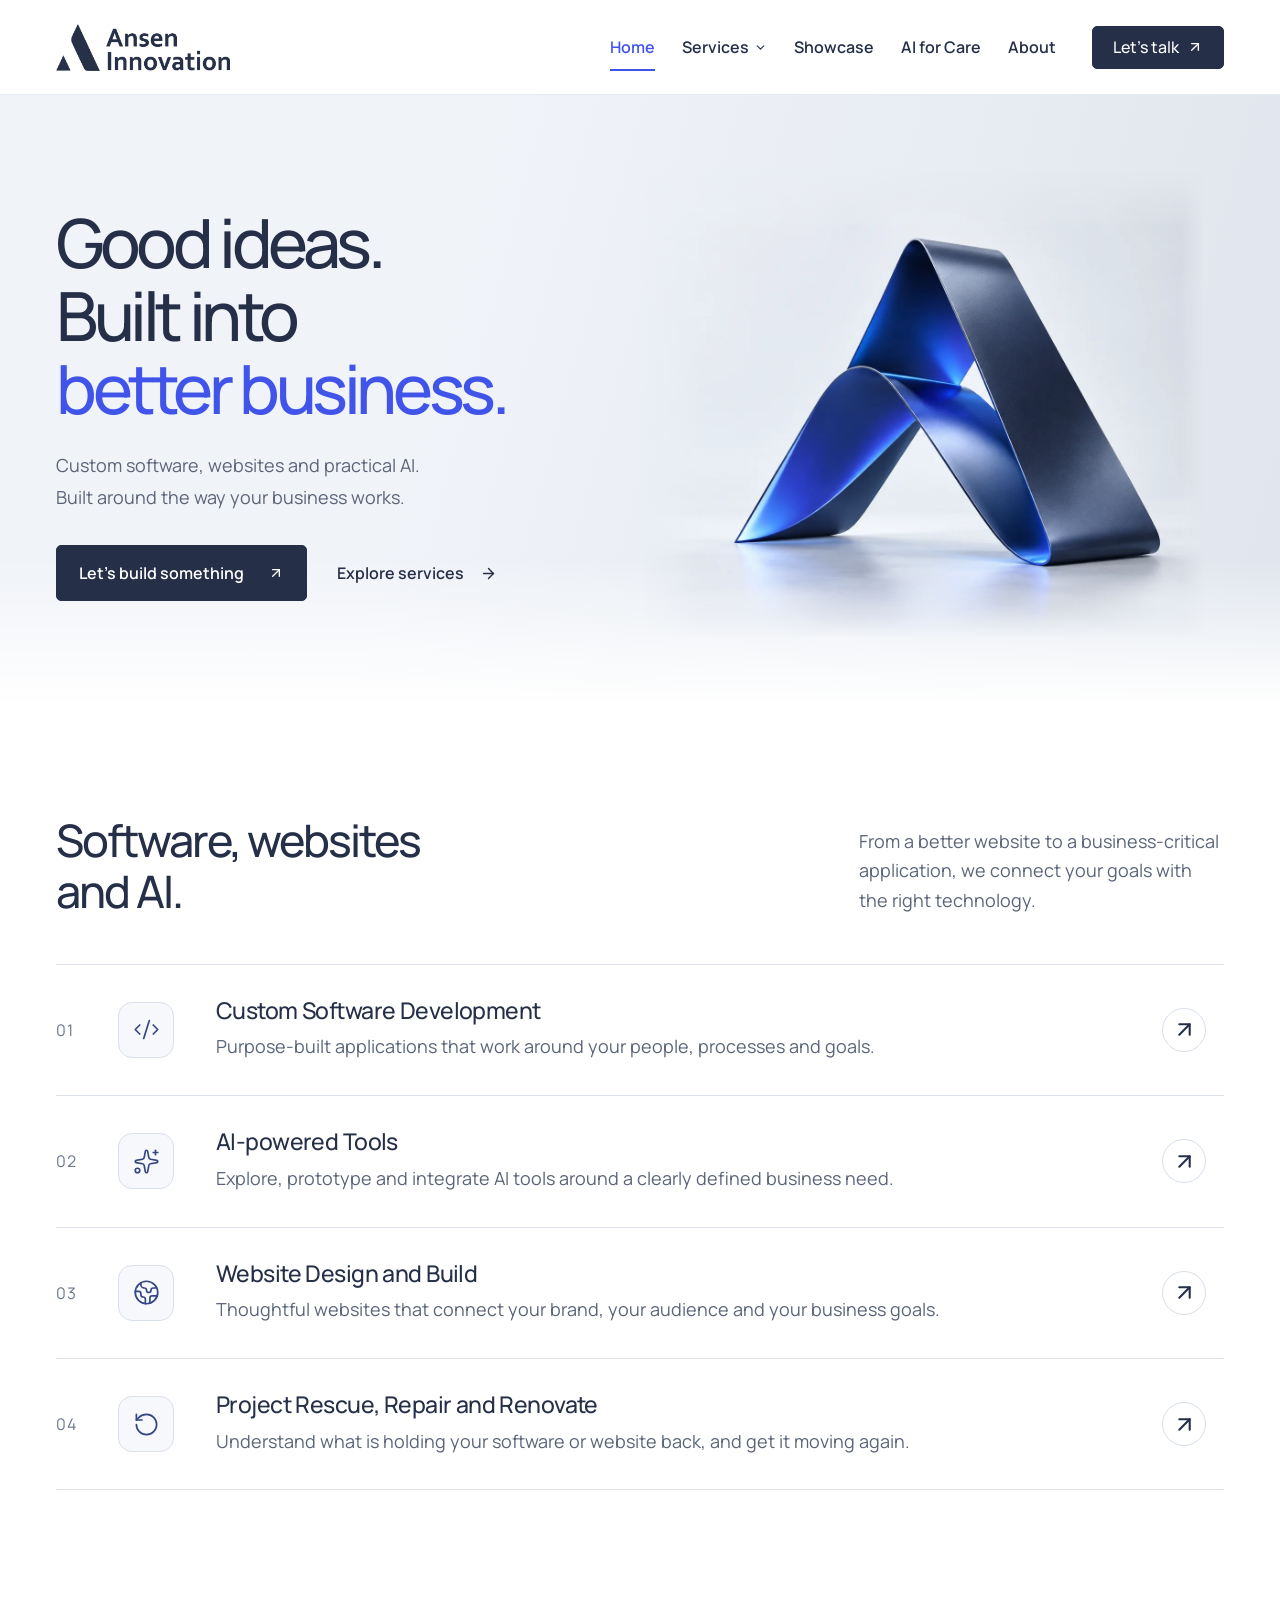
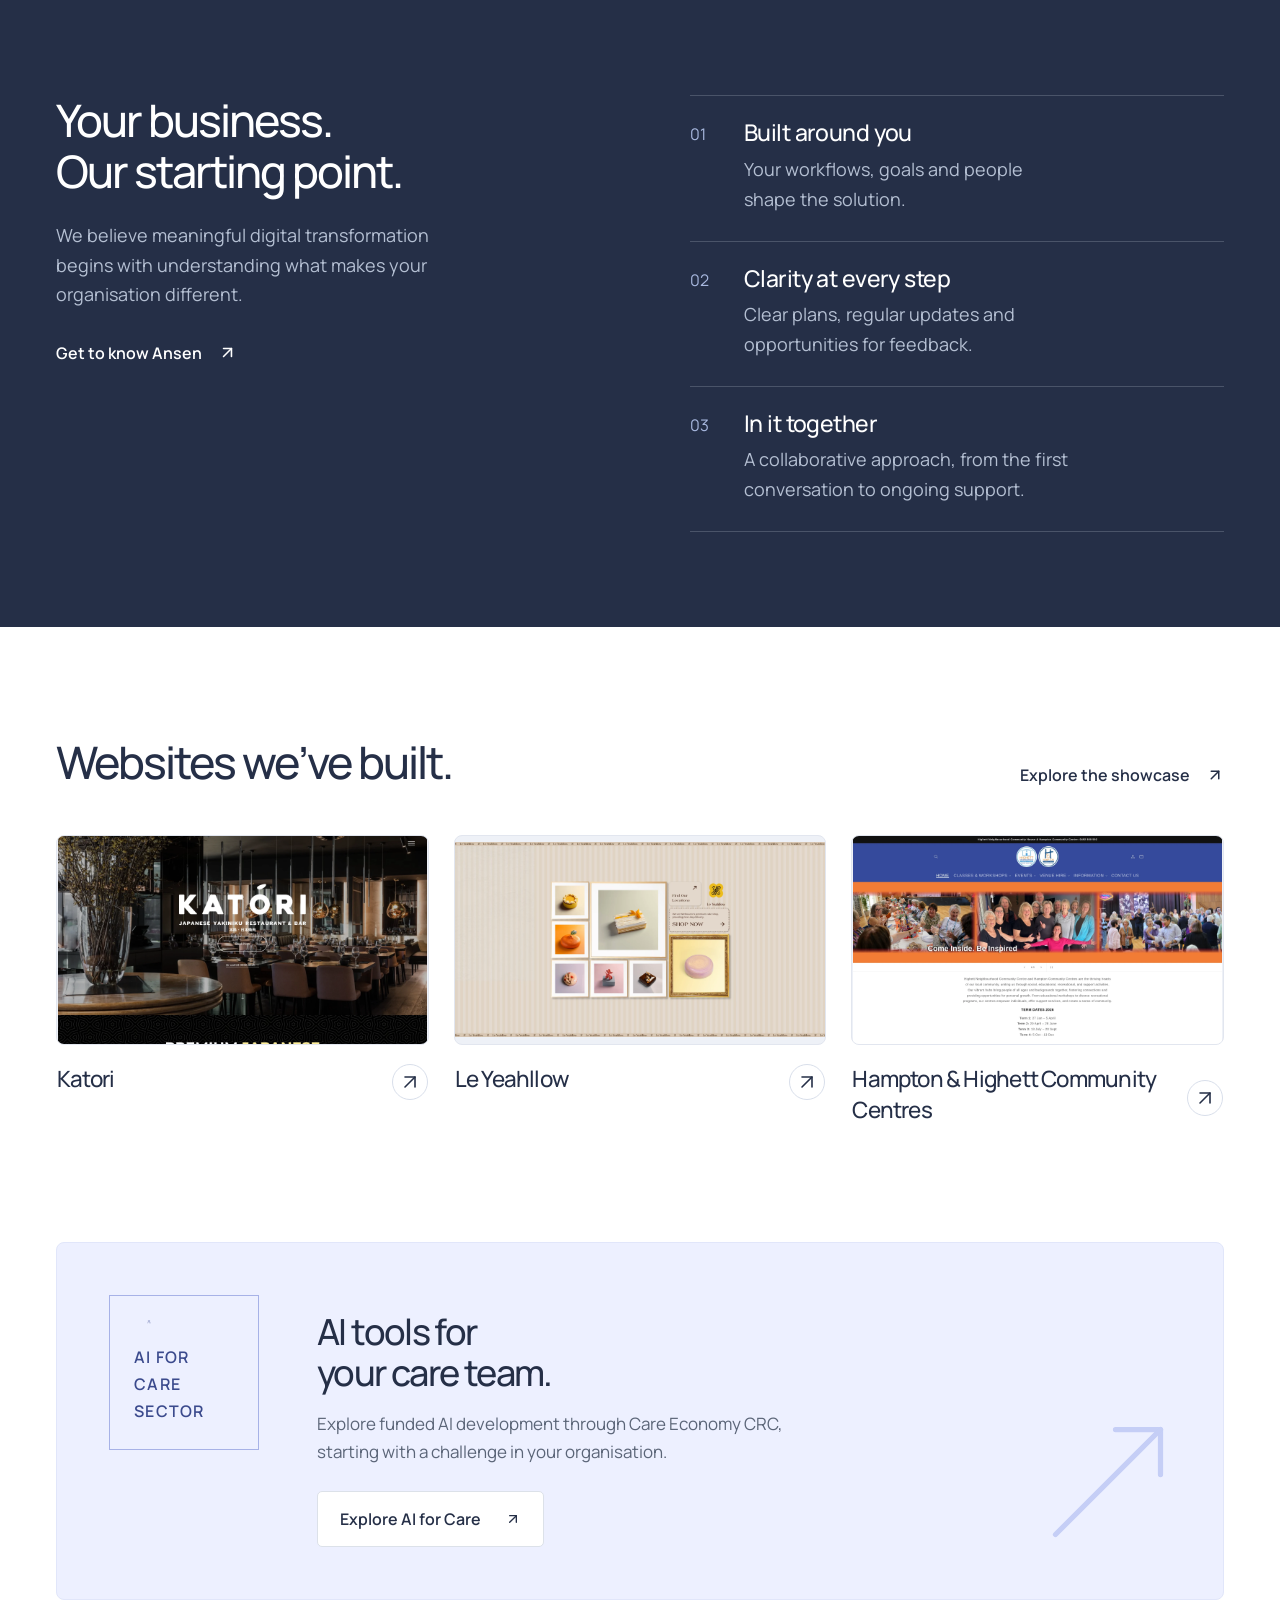
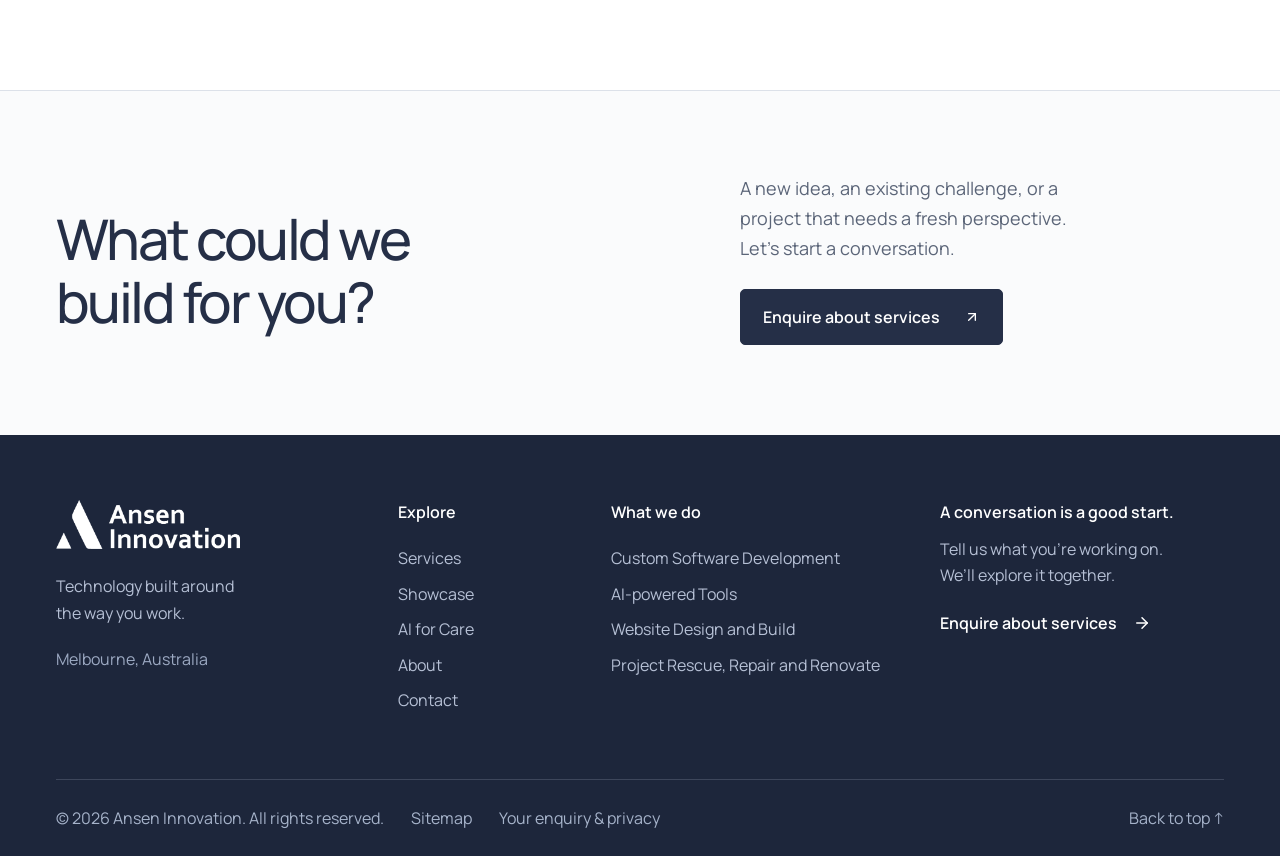
<file: index.html>
<!DOCTYPE html>
<html lang="en-AU"><head>
<meta charset="utf-8">
<meta name="viewport" content="width=device-width, initial-scale=1">
<title>Software, AI &amp; Website Development Melbourne | Ansen Innovation</title>
<meta name="description" content="Ansen Innovation builds custom software, websites and practical AI tools in Melbourne, helping businesses and care organisations improve the way they work.">
<meta name="robots" content="index, follow, max-image-preview:large">
<link rel="canonical" href="https://anseninnov.com/">
<meta property="og:title" content="Software, AI &amp; Website Development Melbourne | Ansen Innovation">
<meta property="og:description" content="Ansen Innovation builds custom software, websites and practical AI tools in Melbourne, helping businesses and care organisations improve the way they work.">
<meta property="og:url" content="https://anseninnov.com/">
<meta property="og:site_name" content="Ansen Innovation">
<meta property="og:type" content="website">
<meta property="og:locale" content="en_AU">
<meta property="og:image" content="https://anseninnov.com/images/ansen-logo.png">
<meta property="og:image:type" content="image/png">
<meta property="og:image:width" content="608">
<meta property="og:image:height" content="163">
<meta property="og:image:alt" content="Ansen Innovation logo">
<meta name="twitter:card" content="summary">
<meta name="twitter:title" content="Software, AI &amp; Website Development Melbourne | Ansen Innovation">
<meta name="twitter:description" content="Ansen Innovation builds custom software, websites and practical AI tools in Melbourne, helping businesses and care organisations improve the way they work.">
<meta name="twitter:image" content="https://anseninnov.com/images/ansen-logo.png">
<meta name="twitter:image:alt" content="Ansen Innovation logo">
<link rel="icon" type="image/png" href="./favicon.png">
<link rel="stylesheet" href="./assets/site.css">
<script type="application/ld+json">{"@context":"https://schema.org","@graph":[{"@type":"Organization","@id":"https://anseninnov.com/#organisation","name":"Ansen Innovation","url":"https://anseninnov.com/","logo":{"@type":"ImageObject","url":"https://anseninnov.com/images/ansen-logo.png","width":608,"height":163}},{"@type":"WebSite","@id":"https://anseninnov.com/#website","name":"Ansen Innovation","url":"https://anseninnov.com/","publisher":{"@id":"https://anseninnov.com/#organisation"},"inLanguage":"en-AU"},{"@type":"WebPage","@id":"https://anseninnov.com/#webpage","url":"https://anseninnov.com/","name":"Software, AI & Website Development Melbourne | Ansen Innovation","description":"Ansen Innovation builds custom software, websites and practical AI tools in Melbourne, helping businesses and care organisations improve the way they work.","inLanguage":"en-AU","isPartOf":{"@id":"https://anseninnov.com/#website"},"about":{"@id":"https://anseninnov.com/#organisation"},"dateModified":"2026-09-23"}]}</script>
</head><body><a class="skip-link" href="#main">Skip to content</a><header class="site-header"><div class="header-inner"><a href="./" class="brand" aria-label="Ansen Innovation home"><img src="./images/ansen-logo.png" width="608" height="163" alt="Ansen Innovation"></a><button class="menu-toggle" aria-label="Open navigation" aria-expanded="false" aria-controls="main-navigation"><svg xmlns="http://www.w3.org/2000/svg" width="24" height="24" viewbox="0 0 24 24" fill="none" stroke="currentColor" stroke-width="2" stroke-linecap="round" stroke-linejoin="round" class="lucide lucide-menu" aria-hidden="true"><path d="M4 5h16"></path><path d="M4 12h16"></path><path d="M4 19h16"></path></svg></button><nav id="main-navigation" aria-label="Main navigation" class="navigation"><div class="nav-group"><a class="nav-link active" href="./" aria-current="page">Home</a></div><div class="nav-group has-submenu"><a class="nav-link" href="./services.html">Services<svg xmlns="http://www.w3.org/2000/svg" width="13" height="13" viewbox="0 0 24 24" fill="none" stroke="currentColor" stroke-width="2" stroke-linecap="round" stroke-linejoin="round" class="lucide lucide-chevron-down" aria-hidden="true"><path d="m6 9 6 6 6-6"></path></svg></a><div class="submenu"><a href="./custom-software-development.html">Custom Software Development<svg xmlns="http://www.w3.org/2000/svg" width="15" height="15" viewbox="0 0 24 24" fill="none" stroke="currentColor" stroke-width="2" stroke-linecap="round" stroke-linejoin="round" class="lucide lucide-arrow-up-right" aria-hidden="true"><path d="M7 7h10v10"></path><path d="M7 17 17 7"></path></svg></a><a href="./ai-powered-tools.html">AI-powered Tools<svg xmlns="http://www.w3.org/2000/svg" width="15" height="15" viewbox="0 0 24 24" fill="none" stroke="currentColor" stroke-width="2" stroke-linecap="round" stroke-linejoin="round" class="lucide lucide-arrow-up-right" aria-hidden="true"><path d="M7 7h10v10"></path><path d="M7 17 17 7"></path></svg></a><a href="./website-design-and-build.html">Website Design and Build<svg xmlns="http://www.w3.org/2000/svg" width="15" height="15" viewbox="0 0 24 24" fill="none" stroke="currentColor" stroke-width="2" stroke-linecap="round" stroke-linejoin="round" class="lucide lucide-arrow-up-right" aria-hidden="true"><path d="M7 7h10v10"></path><path d="M7 17 17 7"></path></svg></a><a href="./project-rescue-repair-and-renovate.html">Project Rescue, Repair and Renovate<svg xmlns="http://www.w3.org/2000/svg" width="15" height="15" viewbox="0 0 24 24" fill="none" stroke="currentColor" stroke-width="2" stroke-linecap="round" stroke-linejoin="round" class="lucide lucide-arrow-up-right" aria-hidden="true"><path d="M7 7h10v10"></path><path d="M7 17 17 7"></path></svg></a></div></div><div class="nav-group"><a class="nav-link" href="./showcase.html">Showcase</a></div><div class="nav-group"><a class="nav-link" href="./collaboration.html">AI for Care</a></div><div class="nav-group"><a class="nav-link" href="./about.html">About</a></div></nav><a href="./contact.html" data-slot="button" data-variant="default" data-size="default" class="inline-flex shrink-0 items-center justify-center gap-2 rounded-md text-sm font-medium whitespace-nowrap transition-all outline-none focus-visible:border-ring focus-visible:ring-[3px] focus-visible:ring-ring/50 disabled:pointer-events-none disabled:opacity-50 aria-invalid:border-destructive aria-invalid:ring-destructive/20 dark:aria-invalid:ring-destructive/40 [&amp;_svg]:pointer-events-none [&amp;_svg]:shrink-0 [&amp;_svg:not([class*='size-'])]:size-4 bg-primary text-primary-foreground hover:bg-primary/90 h-9 px-4 py-2 has-[&gt;svg]:px-3 header-cta">Let’s talk <svg xmlns="http://www.w3.org/2000/svg" width="17" height="17" viewbox="0 0 24 24" fill="none" stroke="currentColor" stroke-width="2" stroke-linecap="round" stroke-linejoin="round" class="lucide lucide-arrow-up-right" aria-hidden="true"><path d="M7 7h10v10"></path><path d="M7 17 17 7"></path></svg></a></div></header><main id="main"><section class="home-hero" id="top"><div class="wrap hero-grid"><div class="hero-copy"><h1>Good ideas.<br>Built into<br><em>better business.</em></h1><p>Custom software, websites and practical AI.<br class="desktop-break"> Built around the way your business works.</p><div class="hero-actions"><a href="./contact.html" data-slot="button" data-variant="default" data-size="default" class="inline-flex shrink-0 items-center justify-center gap-2 rounded-md text-sm font-medium whitespace-nowrap transition-all outline-none focus-visible:border-ring focus-visible:ring-[3px] focus-visible:ring-ring/50 disabled:pointer-events-none disabled:opacity-50 aria-invalid:border-destructive aria-invalid:ring-destructive/20 dark:aria-invalid:ring-destructive/40 [&amp;_svg]:pointer-events-none [&amp;_svg]:shrink-0 [&amp;_svg:not([class*='size-'])]:size-4 bg-primary text-primary-foreground hover:bg-primary/90 h-9 px-4 py-2 has-[&gt;svg]:px-3 action-button">Let’s build something<svg xmlns="http://www.w3.org/2000/svg" width="18" height="18" viewbox="0 0 24 24" fill="none" stroke="currentColor" stroke-width="2" stroke-linecap="round" stroke-linejoin="round" class="lucide lucide-arrow-up-right" aria-hidden="true"><path d="M7 7h10v10"></path><path d="M7 17 17 7"></path></svg></a><a class="text-link" href="./services.html">Explore services <svg xmlns="http://www.w3.org/2000/svg" width="17" height="17" viewbox="0 0 24 24" fill="none" stroke="currentColor" stroke-width="2" stroke-linecap="round" stroke-linejoin="round" class="lucide lucide-arrow-right" aria-hidden="true"><path d="M5 12h14"></path><path d="m12 5 7 7-7 7"></path></svg></a></div></div><div class="hero-art"><img src="./images/ansen-sculpture.webp" alt="Abstract sculptural A in Ansen’s navy and blue colours" width="1536" height="1024" fetchpriority="high"></div></div></section><section class="section wrap" id="services"><div class="section-heading"><div><h2>Software, websites<br>and AI.</h2></div><p>From a better website to a business-critical application, we connect your goals with the right technology.</p></div><div class="service-rows"><a class="service-row" href="./custom-software-development.html"><span class="row-number">01</span><span class="service-icon"><svg xmlns="http://www.w3.org/2000/svg" width="27" height="27" viewbox="0 0 24 24" fill="none" stroke="currentColor" stroke-width="1.5" stroke-linecap="round" stroke-linejoin="round" class="lucide lucide-code-xml" aria-hidden="true"><path d="m18 16 4-4-4-4"></path><path d="m6 8-4 4 4 4"></path><path d="m14.5 4-5 16"></path></svg></span><div><h3>Custom Software Development</h3><p>Purpose-built applications that work around your people, processes and goals.</p></div><span class="row-arrow"><svg xmlns="http://www.w3.org/2000/svg" width="25" height="25" viewbox="0 0 24 24" fill="none" stroke="currentColor" stroke-width="2" stroke-linecap="round" stroke-linejoin="round" class="lucide lucide-arrow-up-right" aria-hidden="true"><path d="M7 7h10v10"></path><path d="M7 17 17 7"></path></svg></span></a><a class="service-row" href="./ai-powered-tools.html"><span class="row-number">02</span><span class="service-icon"><svg xmlns="http://www.w3.org/2000/svg" width="27" height="27" viewbox="0 0 24 24" fill="none" stroke="currentColor" stroke-width="1.5" stroke-linecap="round" stroke-linejoin="round" class="lucide lucide-sparkles" aria-hidden="true"><path d="M11.017 2.814a1 1 0 0 1 1.966 0l1.051 5.558a2 2 0 0 0 1.594 1.594l5.558 1.051a1 1 0 0 1 0 1.966l-5.558 1.051a2 2 0 0 0-1.594 1.594l-1.051 5.558a1 1 0 0 1-1.966 0l-1.051-5.558a2 2 0 0 0-1.594-1.594l-5.558-1.051a1 1 0 0 1 0-1.966l5.558-1.051a2 2 0 0 0 1.594-1.594z"></path><path d="M20 2v4"></path><path d="M22 4h-4"></path><circle cx="4" cy="20" r="2"></circle></svg></span><div><h3>AI-powered Tools</h3><p>Explore, prototype and integrate AI tools around a clearly defined business need.</p></div><span class="row-arrow"><svg xmlns="http://www.w3.org/2000/svg" width="25" height="25" viewbox="0 0 24 24" fill="none" stroke="currentColor" stroke-width="2" stroke-linecap="round" stroke-linejoin="round" class="lucide lucide-arrow-up-right" aria-hidden="true"><path d="M7 7h10v10"></path><path d="M7 17 17 7"></path></svg></span></a><a class="service-row" href="./website-design-and-build.html"><span class="row-number">03</span><span class="service-icon"><svg xmlns="http://www.w3.org/2000/svg" width="27" height="27" viewbox="0 0 24 24" fill="none" stroke="currentColor" stroke-width="1.5" stroke-linecap="round" stroke-linejoin="round" class="lucide lucide-earth" aria-hidden="true"><path d="M21.54 15H17a2 2 0 0 0-2 2v4.54"></path><path d="M7 3.34V5a3 3 0 0 0 3 3a2 2 0 0 1 2 2c0 1.1.9 2 2 2a2 2 0 0 0 2-2c0-1.1.9-2 2-2h3.17"></path><path d="M11 21.95V18a2 2 0 0 0-2-2a2 2 0 0 1-2-2v-1a2 2 0 0 0-2-2H2.05"></path><circle cx="12" cy="12" r="10"></circle></svg></span><div><h3>Website Design and Build</h3><p>Thoughtful websites that connect your brand, your audience and your business goals.</p></div><span class="row-arrow"><svg xmlns="http://www.w3.org/2000/svg" width="25" height="25" viewbox="0 0 24 24" fill="none" stroke="currentColor" stroke-width="2" stroke-linecap="round" stroke-linejoin="round" class="lucide lucide-arrow-up-right" aria-hidden="true"><path d="M7 7h10v10"></path><path d="M7 17 17 7"></path></svg></span></a><a class="service-row" href="./project-rescue-repair-and-renovate.html"><span class="row-number">04</span><span class="service-icon"><svg xmlns="http://www.w3.org/2000/svg" width="27" height="27" viewbox="0 0 24 24" fill="none" stroke="currentColor" stroke-width="1.5" stroke-linecap="round" stroke-linejoin="round" class="lucide lucide-rotate-ccw" aria-hidden="true"><path d="M3 12a9 9 0 1 0 9-9 9.75 9.75 0 0 0-6.74 2.74L3 8"></path><path d="M3 3v5h5"></path></svg></span><div><h3>Project Rescue, Repair and Renovate</h3><p>Understand what is holding your software or website back, and get it moving again.</p></div><span class="row-arrow"><svg xmlns="http://www.w3.org/2000/svg" width="25" height="25" viewbox="0 0 24 24" fill="none" stroke="currentColor" stroke-width="2" stroke-linecap="round" stroke-linejoin="round" class="lucide lucide-arrow-up-right" aria-hidden="true"><path d="M7 7h10v10"></path><path d="M7 17 17 7"></path></svg></span></a></div></section><section class="why-section"><div class="wrap why-grid"><div><h2>Your business.<br>Our starting point.</h2><p>We believe meaningful digital transformation begins with understanding what makes your organisation different.</p><a class="text-link light" href="./about.html">Get to know Ansen <svg xmlns="http://www.w3.org/2000/svg" width="19" height="19" viewbox="0 0 24 24" fill="none" stroke="currentColor" stroke-width="2" stroke-linecap="round" stroke-linejoin="round" class="lucide lucide-arrow-up-right" aria-hidden="true"><path d="M7 7h10v10"></path><path d="M7 17 17 7"></path></svg></a></div><div class="why-values"><div><span>01</span><h3>Built around you</h3><p>Your workflows, goals and people shape the solution.</p></div><div><span>02</span><h3>Clarity at every step</h3><p>Clear plans, regular updates and opportunities for feedback.</p></div><div><span>03</span><h3>In it together</h3><p>A collaborative approach, from the first conversation to ongoing support.</p></div></div></div></section><section class="section wrap showcase-home"><div class="section-heading"><div><h2>Websites we’ve built.</h2></div><a class="text-link" href="./showcase.html">Explore the showcase <svg xmlns="http://www.w3.org/2000/svg" width="18" height="18" viewbox="0 0 24 24" fill="none" stroke="currentColor" stroke-width="2" stroke-linecap="round" stroke-linejoin="round" class="lucide lucide-arrow-up-right" aria-hidden="true"><path d="M7 7h10v10"></path><path d="M7 17 17 7"></path></svg></a></div><div class="portfolio-grid portfolio-grid-compact"><article class="portfolio-project" id="katori"><a class="portfolio-link" href="https://www.katori.com.au/" target="_blank" rel="noopener noreferrer" aria-label="Visit Katori website (opens in a new tab)"><div class="portfolio-preview"><img src="./images/showcase/katori.webp" alt="Katori website homepage" width="2048" height="1152" loading="lazy" decoding="async"><span class="portfolio-visit" aria-hidden="true">Visit website <svg xmlns="http://www.w3.org/2000/svg" width="17" height="17" viewbox="0 0 24 24" fill="none" stroke="currentColor" stroke-width="2" stroke-linecap="round" stroke-linejoin="round" class="lucide lucide-arrow-up-right" aria-hidden="true"><path d="M7 7h10v10"></path><path d="M7 17 17 7"></path></svg></span></div><div class="portfolio-caption"><div><h3>Katori</h3></div><span class="portfolio-arrow" aria-hidden="true"><svg xmlns="http://www.w3.org/2000/svg" width="24" height="24" viewbox="0 0 24 24" fill="none" stroke="currentColor" stroke-width="1.6" stroke-linecap="round" stroke-linejoin="round" class="lucide lucide-arrow-up-right" aria-hidden="true"><path d="M7 7h10v10"></path><path d="M7 17 17 7"></path></svg></span></div></a></article><article class="portfolio-project" id="le-yeahllow"><a class="portfolio-link" href="https://www.leyeahllow.com.au/" target="_blank" rel="noopener noreferrer" aria-label="Visit Le Yeahllow website (opens in a new tab)"><div class="portfolio-preview"><img src="./images/showcase/le-yeahllow.webp" alt="Le Yeahllow website homepage" width="2048" height="1079" loading="lazy" decoding="async"><span class="portfolio-visit" aria-hidden="true">Visit website <svg xmlns="http://www.w3.org/2000/svg" width="17" height="17" viewbox="0 0 24 24" fill="none" stroke="currentColor" stroke-width="2" stroke-linecap="round" stroke-linejoin="round" class="lucide lucide-arrow-up-right" aria-hidden="true"><path d="M7 7h10v10"></path><path d="M7 17 17 7"></path></svg></span></div><div class="portfolio-caption"><div><h3>Le Yeahllow</h3></div><span class="portfolio-arrow" aria-hidden="true"><svg xmlns="http://www.w3.org/2000/svg" width="24" height="24" viewbox="0 0 24 24" fill="none" stroke="currentColor" stroke-width="1.6" stroke-linecap="round" stroke-linejoin="round" class="lucide lucide-arrow-up-right" aria-hidden="true"><path d="M7 7h10v10"></path><path d="M7 17 17 7"></path></svg></span></div></a></article><article class="portfolio-project" id="bayside"><a class="portfolio-link" href="https://baysidecommunitycentres.org.au/" target="_blank" rel="noopener noreferrer" aria-label="Visit Hampton &amp; Highett Community Centres website (opens in a new tab)"><div class="portfolio-preview"><img src="./images/showcase/bayside.webp" alt="Hampton &amp; Highett Community Centres website homepage" width="2048" height="1152" loading="lazy" decoding="async"><span class="portfolio-visit" aria-hidden="true">Visit website <svg xmlns="http://www.w3.org/2000/svg" width="17" height="17" viewbox="0 0 24 24" fill="none" stroke="currentColor" stroke-width="2" stroke-linecap="round" stroke-linejoin="round" class="lucide lucide-arrow-up-right" aria-hidden="true"><path d="M7 7h10v10"></path><path d="M7 17 17 7"></path></svg></span></div><div class="portfolio-caption"><div><h3>Hampton &amp; Highett Community Centres</h3></div><span class="portfolio-arrow" aria-hidden="true"><svg xmlns="http://www.w3.org/2000/svg" width="24" height="24" viewbox="0 0 24 24" fill="none" stroke="currentColor" stroke-width="1.6" stroke-linecap="round" stroke-linejoin="round" class="lucide lucide-arrow-up-right" aria-hidden="true"><path d="M7 7h10v10"></path><path d="M7 17 17 7"></path></svg></span></div></a></article></div></section><section class="care-banner wrap"><div class="care-badge"><svg xmlns="http://www.w3.org/2000/svg" width="30" height="30" viewbox="0 0 24 24" fill="none" stroke="currentColor" stroke-width="1.4" stroke-linecap="round" stroke-linejoin="round" class="lucide lucide-users" aria-hidden="true"><path d="M16 21v-2a4 4 0 0 0-4-4H6a4 4 0 0 0-4 4v2"></path><path d="M16 3.128a4 4 0 0 1 0 7.744"></path><path d="M22 21v-2a4 4 0 0 0-3-3.87"></path><circle cx="9" cy="7" r="4"></circle></svg><span>AI FOR<br>CARE SECTOR</span></div><div><h2>AI tools for<br>your care team.</h2><p>Explore funded AI development through Care Economy CRC, starting with a challenge in your organisation.</p><a href="./collaboration.html" data-slot="button" data-variant="default" data-size="default" class="inline-flex shrink-0 items-center justify-center gap-2 rounded-md text-sm font-medium whitespace-nowrap transition-all outline-none focus-visible:border-ring focus-visible:ring-[3px] focus-visible:ring-ring/50 disabled:pointer-events-none disabled:opacity-50 aria-invalid:border-destructive aria-invalid:ring-destructive/20 dark:aria-invalid:ring-destructive/40 [&amp;_svg]:pointer-events-none [&amp;_svg]:shrink-0 [&amp;_svg:not([class*='size-'])]:size-4 bg-primary text-primary-foreground hover:bg-primary/90 h-9 px-4 py-2 has-[&gt;svg]:px-3 action-button secondary">Explore AI for Care<svg xmlns="http://www.w3.org/2000/svg" width="18" height="18" viewbox="0 0 24 24" fill="none" stroke="currentColor" stroke-width="2" stroke-linecap="round" stroke-linejoin="round" class="lucide lucide-arrow-up-right" aria-hidden="true"><path d="M7 7h10v10"></path><path d="M7 17 17 7"></path></svg></a></div><span class="care-big-arrow" aria-hidden="true"><svg xmlns="http://www.w3.org/2000/svg" width="24" height="24" viewbox="0 0 24 24" fill="none" stroke="currentColor" stroke-width="0.7" stroke-linecap="round" stroke-linejoin="round" class="lucide lucide-move-up-right" aria-hidden="true"><path d="M13 5H19V11"></path><path d="M19 5L5 19"></path></svg></span></section><section class="closing"><div class="wrap closing-inner"><div><h2>What could we<br>build for you?</h2></div><div><p>A new idea, an existing challenge, or a project that needs a fresh perspective. Let’s start a conversation.</p><a href="./contact.html" data-slot="button" data-variant="default" data-size="default" class="inline-flex shrink-0 items-center justify-center gap-2 rounded-md text-sm font-medium whitespace-nowrap transition-all outline-none focus-visible:border-ring focus-visible:ring-[3px] focus-visible:ring-ring/50 disabled:pointer-events-none disabled:opacity-50 aria-invalid:border-destructive aria-invalid:ring-destructive/20 dark:aria-invalid:ring-destructive/40 [&amp;_svg]:pointer-events-none [&amp;_svg]:shrink-0 [&amp;_svg:not([class*='size-'])]:size-4 bg-primary text-primary-foreground hover:bg-primary/90 h-9 px-4 py-2 has-[&gt;svg]:px-3 action-button">Enquire about services<svg xmlns="http://www.w3.org/2000/svg" width="18" height="18" viewbox="0 0 24 24" fill="none" stroke="currentColor" stroke-width="2" stroke-linecap="round" stroke-linejoin="round" class="lucide lucide-arrow-up-right" aria-hidden="true"><path d="M7 7h10v10"></path><path d="M7 17 17 7"></path></svg></a></div></div></section></main><footer class="site-footer"><div class="wrap footer-main"><div><a class="brand footer-brand" href="./"><img src="./images/ansen-logo.png" width="608" height="163" alt="Ansen Innovation"></a><p>Technology built around<br>the way you work.</p><span class="footer-location">Melbourne, Australia</span></div><div class="footer-column"><h2>Explore</h2><a href="./services.html">Services</a><a href="./showcase.html">Showcase</a><a href="./collaboration.html">AI for Care</a><a href="./about.html">About</a><a href="./contact.html">Contact</a></div><div class="footer-column"><h2>What we do</h2><a href="./custom-software-development.html">Custom Software Development</a><a href="./ai-powered-tools.html">AI-powered Tools</a><a href="./website-design-and-build.html">Website Design and Build</a><a href="./project-rescue-repair-and-renovate.html">Project Rescue, Repair and Renovate</a></div><div class="footer-note"><h2>A conversation is a good start.</h2><p>Tell us what you’re working on.<br>We’ll explore it together.</p><a href="./contact.html" class="text-link light">Enquire about services <svg xmlns="http://www.w3.org/2000/svg" width="18" height="18" viewbox="0 0 24 24" fill="none" stroke="currentColor" stroke-width="2" stroke-linecap="round" stroke-linejoin="round" class="lucide lucide-arrow-right" aria-hidden="true"><path d="M5 12h14"></path><path d="m12 5 7 7-7 7"></path></svg></a></div></div><div class="wrap footer-bottom"><span>© 2026 Ansen Innovation. All rights reserved.</span><a href="./sitemap.html">Sitemap</a><a href="./contact.html#privacy">Your enquiry &amp; privacy</a><a class="back-top" href="#top">Back to top ↑</a></div></footer><div hidden=""><template id="B:0"></template></div><div hidden id="S:0"><div hidden=""></div></div><script src="./assets/site.js" defer></script></body></html>
</file>
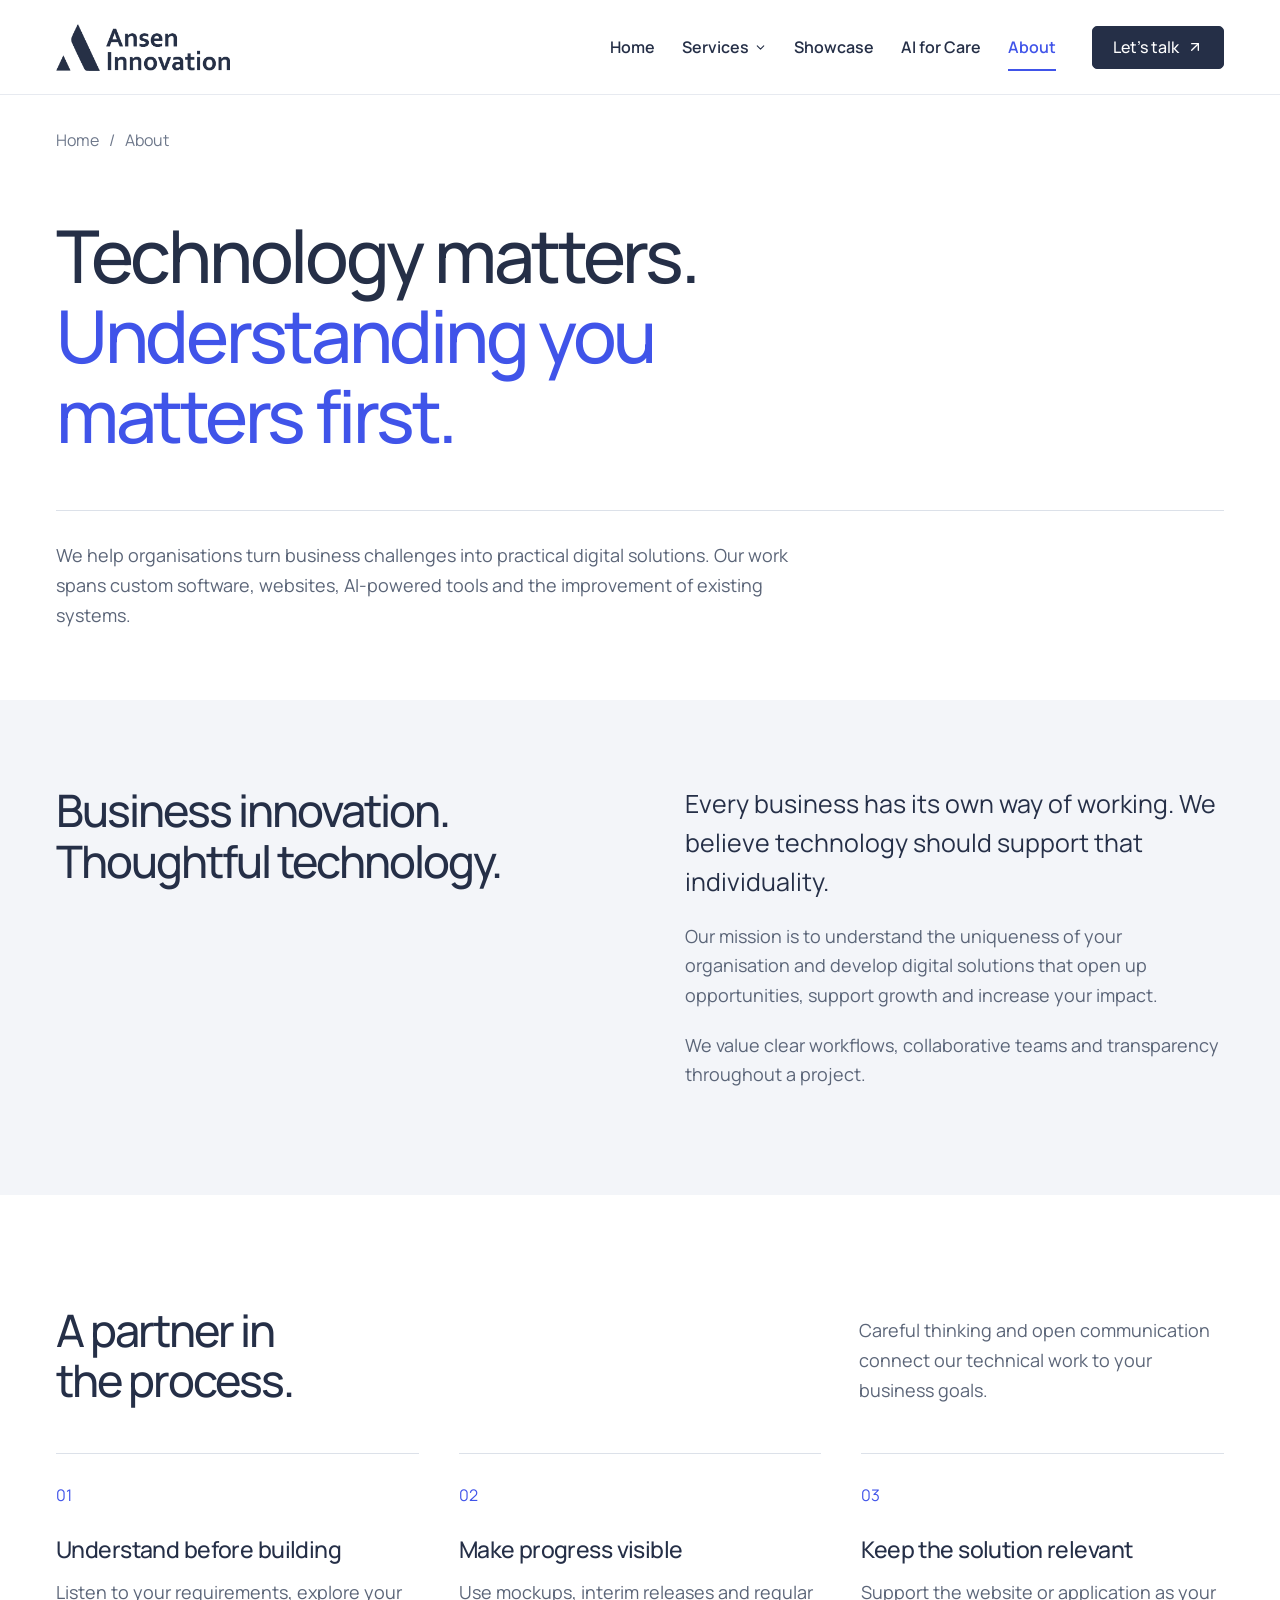
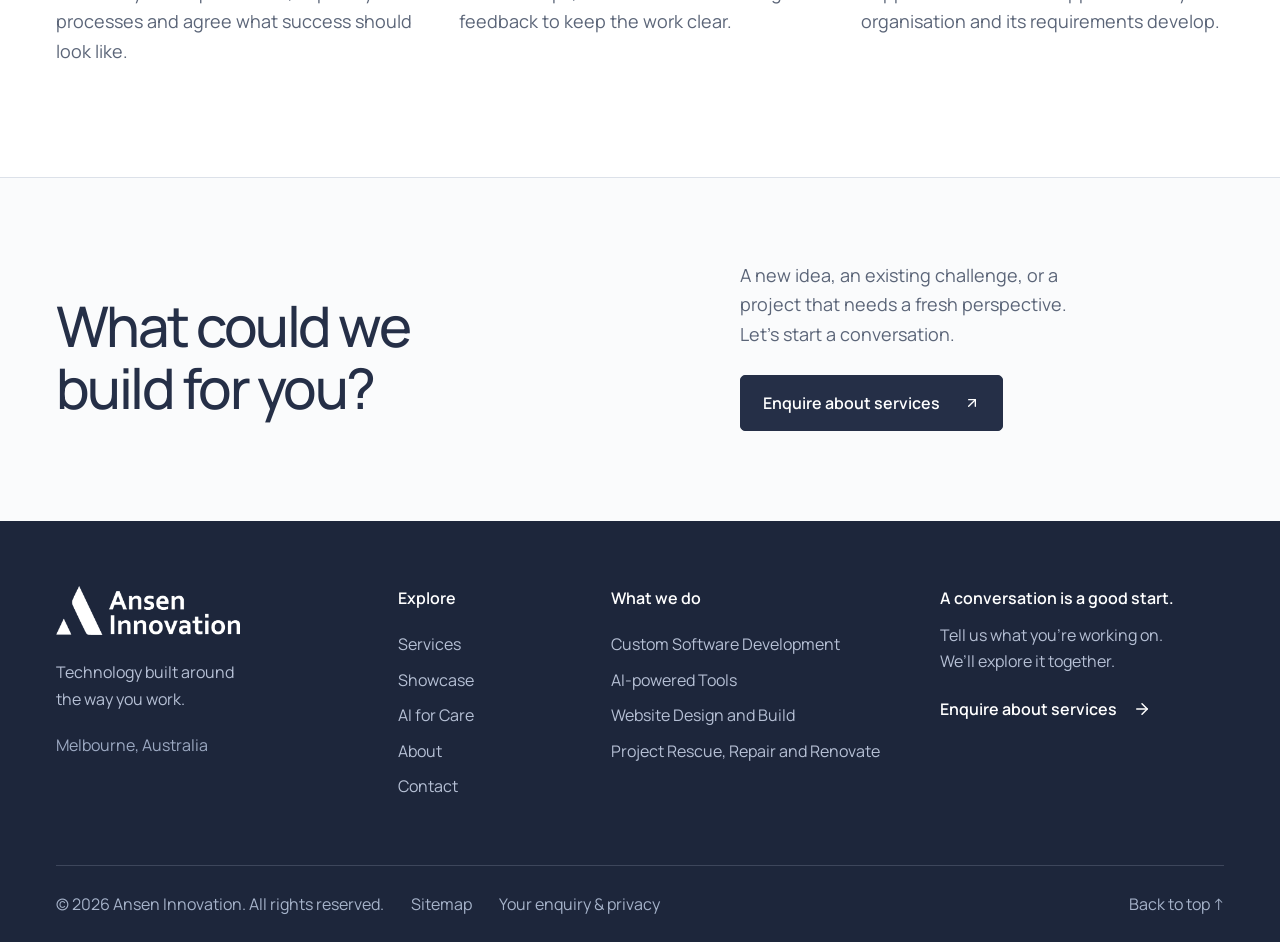
<file: about.html>
<!DOCTYPE html>
<html lang="en-AU"><head>
<meta charset="utf-8">
<meta name="viewport" content="width=device-width, initial-scale=1">
<title>About Ansen Innovation | Melbourne Technology Partner</title>
<meta name="description" content="Meet Ansen Innovation, a Melbourne technology partner for custom software, websites and practical AI, with a focus on your business and collaborative delivery.">
<meta name="robots" content="index, follow, max-image-preview:large">
<link rel="canonical" href="https://anseninnov.com/about.html">
<meta property="og:title" content="About Ansen Innovation | Melbourne Technology Partner">
<meta property="og:description" content="Meet Ansen Innovation, a Melbourne technology partner for custom software, websites and practical AI, with a focus on your business and collaborative delivery.">
<meta property="og:url" content="https://anseninnov.com/about.html">
<meta property="og:site_name" content="Ansen Innovation">
<meta property="og:type" content="website">
<meta property="og:locale" content="en_AU">
<meta property="og:image" content="https://anseninnov.com/images/ansen-logo.png">
<meta property="og:image:type" content="image/png">
<meta property="og:image:width" content="608">
<meta property="og:image:height" content="163">
<meta property="og:image:alt" content="Ansen Innovation logo">
<meta name="twitter:card" content="summary">
<meta name="twitter:title" content="About Ansen Innovation | Melbourne Technology Partner">
<meta name="twitter:description" content="Meet Ansen Innovation, a Melbourne technology partner for custom software, websites and practical AI, with a focus on your business and collaborative delivery.">
<meta name="twitter:image" content="https://anseninnov.com/images/ansen-logo.png">
<meta name="twitter:image:alt" content="Ansen Innovation logo">
<link rel="icon" type="image/png" href="./favicon.png">
<link rel="stylesheet" href="./assets/site.css">
<script type="application/ld+json">{"@context":"https://schema.org","@graph":[{"@type":"Organization","@id":"https://anseninnov.com/#organisation","name":"Ansen Innovation","url":"https://anseninnov.com/","logo":{"@type":"ImageObject","url":"https://anseninnov.com/images/ansen-logo.png","width":608,"height":163}},{"@type":"WebSite","@id":"https://anseninnov.com/#website","name":"Ansen Innovation","url":"https://anseninnov.com/","publisher":{"@id":"https://anseninnov.com/#organisation"},"inLanguage":"en-AU"},{"@type":"AboutPage","@id":"https://anseninnov.com/about.html#webpage","url":"https://anseninnov.com/about.html","name":"About Ansen Innovation | Melbourne Technology Partner","description":"Meet Ansen Innovation, a Melbourne technology partner for custom software, websites and practical AI, with a focus on your business and collaborative delivery.","inLanguage":"en-AU","isPartOf":{"@id":"https://anseninnov.com/#website"},"about":{"@id":"https://anseninnov.com/#organisation"},"dateModified":"2026-09-23","breadcrumb":{"@id":"https://anseninnov.com/about.html#breadcrumb"}},{"@type":"BreadcrumbList","@id":"https://anseninnov.com/about.html#breadcrumb","itemListElement":[{"@type":"ListItem","position":1,"name":"Home","item":"https://anseninnov.com/"},{"@type":"ListItem","position":2,"name":"About","item":"https://anseninnov.com/about.html"}]}]}</script>
</head><body><a class="skip-link" href="#main">Skip to content</a><header class="site-header"><div class="header-inner"><a href="./" class="brand" aria-label="Ansen Innovation home"><img src="./images/ansen-logo.png" width="608" height="163" alt="Ansen Innovation"></a><button class="menu-toggle" aria-label="Open navigation" aria-expanded="false" aria-controls="main-navigation"><svg xmlns="http://www.w3.org/2000/svg" width="24" height="24" viewbox="0 0 24 24" fill="none" stroke="currentColor" stroke-width="2" stroke-linecap="round" stroke-linejoin="round" class="lucide lucide-menu" aria-hidden="true"><path d="M4 5h16"></path><path d="M4 12h16"></path><path d="M4 19h16"></path></svg></button><nav id="main-navigation" aria-label="Main navigation" class="navigation"><div class="nav-group"><a class="nav-link" href="./">Home</a></div><div class="nav-group has-submenu"><a class="nav-link" href="./services.html">Services<svg xmlns="http://www.w3.org/2000/svg" width="13" height="13" viewbox="0 0 24 24" fill="none" stroke="currentColor" stroke-width="2" stroke-linecap="round" stroke-linejoin="round" class="lucide lucide-chevron-down" aria-hidden="true"><path d="m6 9 6 6 6-6"></path></svg></a><div class="submenu"><a href="./custom-software-development.html">Custom Software Development<svg xmlns="http://www.w3.org/2000/svg" width="15" height="15" viewbox="0 0 24 24" fill="none" stroke="currentColor" stroke-width="2" stroke-linecap="round" stroke-linejoin="round" class="lucide lucide-arrow-up-right" aria-hidden="true"><path d="M7 7h10v10"></path><path d="M7 17 17 7"></path></svg></a><a href="./ai-powered-tools.html">AI-powered Tools<svg xmlns="http://www.w3.org/2000/svg" width="15" height="15" viewbox="0 0 24 24" fill="none" stroke="currentColor" stroke-width="2" stroke-linecap="round" stroke-linejoin="round" class="lucide lucide-arrow-up-right" aria-hidden="true"><path d="M7 7h10v10"></path><path d="M7 17 17 7"></path></svg></a><a href="./website-design-and-build.html">Website Design and Build<svg xmlns="http://www.w3.org/2000/svg" width="15" height="15" viewbox="0 0 24 24" fill="none" stroke="currentColor" stroke-width="2" stroke-linecap="round" stroke-linejoin="round" class="lucide lucide-arrow-up-right" aria-hidden="true"><path d="M7 7h10v10"></path><path d="M7 17 17 7"></path></svg></a><a href="./project-rescue-repair-and-renovate.html">Project Rescue, Repair and Renovate<svg xmlns="http://www.w3.org/2000/svg" width="15" height="15" viewbox="0 0 24 24" fill="none" stroke="currentColor" stroke-width="2" stroke-linecap="round" stroke-linejoin="round" class="lucide lucide-arrow-up-right" aria-hidden="true"><path d="M7 7h10v10"></path><path d="M7 17 17 7"></path></svg></a></div></div><div class="nav-group"><a class="nav-link" href="./showcase.html">Showcase</a></div><div class="nav-group"><a class="nav-link" href="./collaboration.html">AI for Care</a></div><div class="nav-group"><a class="nav-link active" href="./about.html" aria-current="page">About</a></div></nav><a href="./contact.html" data-slot="button" data-variant="default" data-size="default" class="inline-flex shrink-0 items-center justify-center gap-2 rounded-md text-sm font-medium whitespace-nowrap transition-all outline-none focus-visible:border-ring focus-visible:ring-[3px] focus-visible:ring-ring/50 disabled:pointer-events-none disabled:opacity-50 aria-invalid:border-destructive aria-invalid:ring-destructive/20 dark:aria-invalid:ring-destructive/40 [&amp;_svg]:pointer-events-none [&amp;_svg]:shrink-0 [&amp;_svg:not([class*='size-'])]:size-4 bg-primary text-primary-foreground hover:bg-primary/90 h-9 px-4 py-2 has-[&gt;svg]:px-3 header-cta">Let’s talk <svg xmlns="http://www.w3.org/2000/svg" width="17" height="17" viewbox="0 0 24 24" fill="none" stroke="currentColor" stroke-width="2" stroke-linecap="round" stroke-linejoin="round" class="lucide lucide-arrow-up-right" aria-hidden="true"><path d="M7 7h10v10"></path><path d="M7 17 17 7"></path></svg></a></div></header><main id="main"><section class="page-hero wrap about-hero" id="top"><nav class="breadcrumb" aria-label="Breadcrumb"><a href="./">Home</a><span>/</span><span aria-current="page">About</span></nav><h1>Technology matters.<br><em>Understanding you<br>matters first.</em></h1><div class="about-intro"><p>We help organisations turn business challenges into practical digital solutions. Our work spans custom software, websites, AI-powered tools and the improvement of existing systems.</p></div></section><section class="mission-section"><div class="wrap mission-grid"><div><h2>Business innovation.<br>Thoughtful technology.</h2></div><div><p class="large-copy">Every business has its own way of working. We believe technology should support that individuality.</p><p>Our mission is to understand the uniqueness of your organisation and develop digital solutions that open up opportunities, support growth and increase your impact.</p><p>We value clear workflows, collaborative teams and transparency throughout a project.</p></div></div></section><section class="section wrap"><div class="section-heading"><div><h2>A partner in<br>the process.</h2></div><p>Careful thinking and open communication connect our technical work to your business goals.</p></div><div class="three-columns"><div class="numbered-block"><span>01</span><h3>Understand before building</h3><p>Listen to your requirements, explore your processes and agree what success should look like.</p></div><div class="numbered-block"><span>02</span><h3>Make progress visible</h3><p>Use mockups, interim releases and regular feedback to keep the work clear.</p></div><div class="numbered-block"><span>03</span><h3>Keep the solution relevant</h3><p>Support the website or application as your organisation and its requirements develop.</p></div></div></section><section class="closing"><div class="wrap closing-inner"><div><h2>What could we<br>build for you?</h2></div><div><p>A new idea, an existing challenge, or a project that needs a fresh perspective. Let’s start a conversation.</p><a href="./contact.html" data-slot="button" data-variant="default" data-size="default" class="inline-flex shrink-0 items-center justify-center gap-2 rounded-md text-sm font-medium whitespace-nowrap transition-all outline-none focus-visible:border-ring focus-visible:ring-[3px] focus-visible:ring-ring/50 disabled:pointer-events-none disabled:opacity-50 aria-invalid:border-destructive aria-invalid:ring-destructive/20 dark:aria-invalid:ring-destructive/40 [&amp;_svg]:pointer-events-none [&amp;_svg]:shrink-0 [&amp;_svg:not([class*='size-'])]:size-4 bg-primary text-primary-foreground hover:bg-primary/90 h-9 px-4 py-2 has-[&gt;svg]:px-3 action-button">Enquire about services<svg xmlns="http://www.w3.org/2000/svg" width="18" height="18" viewbox="0 0 24 24" fill="none" stroke="currentColor" stroke-width="2" stroke-linecap="round" stroke-linejoin="round" class="lucide lucide-arrow-up-right" aria-hidden="true"><path d="M7 7h10v10"></path><path d="M7 17 17 7"></path></svg></a></div></div></section></main><footer class="site-footer"><div class="wrap footer-main"><div><a class="brand footer-brand" href="./"><img src="./images/ansen-logo.png" width="608" height="163" alt="Ansen Innovation"></a><p>Technology built around<br>the way you work.</p><span class="footer-location">Melbourne, Australia</span></div><div class="footer-column"><h2>Explore</h2><a href="./services.html">Services</a><a href="./showcase.html">Showcase</a><a href="./collaboration.html">AI for Care</a><a href="./about.html">About</a><a href="./contact.html">Contact</a></div><div class="footer-column"><h2>What we do</h2><a href="./custom-software-development.html">Custom Software Development</a><a href="./ai-powered-tools.html">AI-powered Tools</a><a href="./website-design-and-build.html">Website Design and Build</a><a href="./project-rescue-repair-and-renovate.html">Project Rescue, Repair and Renovate</a></div><div class="footer-note"><h2>A conversation is a good start.</h2><p>Tell us what you’re working on.<br>We’ll explore it together.</p><a href="./contact.html" class="text-link light">Enquire about services <svg xmlns="http://www.w3.org/2000/svg" width="18" height="18" viewbox="0 0 24 24" fill="none" stroke="currentColor" stroke-width="2" stroke-linecap="round" stroke-linejoin="round" class="lucide lucide-arrow-right" aria-hidden="true"><path d="M5 12h14"></path><path d="m12 5 7 7-7 7"></path></svg></a></div></div><div class="wrap footer-bottom"><span>© 2026 Ansen Innovation. All rights reserved.</span><a href="./sitemap.html">Sitemap</a><a href="./contact.html#privacy">Your enquiry &amp; privacy</a><a class="back-top" href="#top">Back to top ↑</a></div></footer><div hidden=""><div hidden=""></div></div><script src="./assets/site.js" defer></script></body></html>
</file>
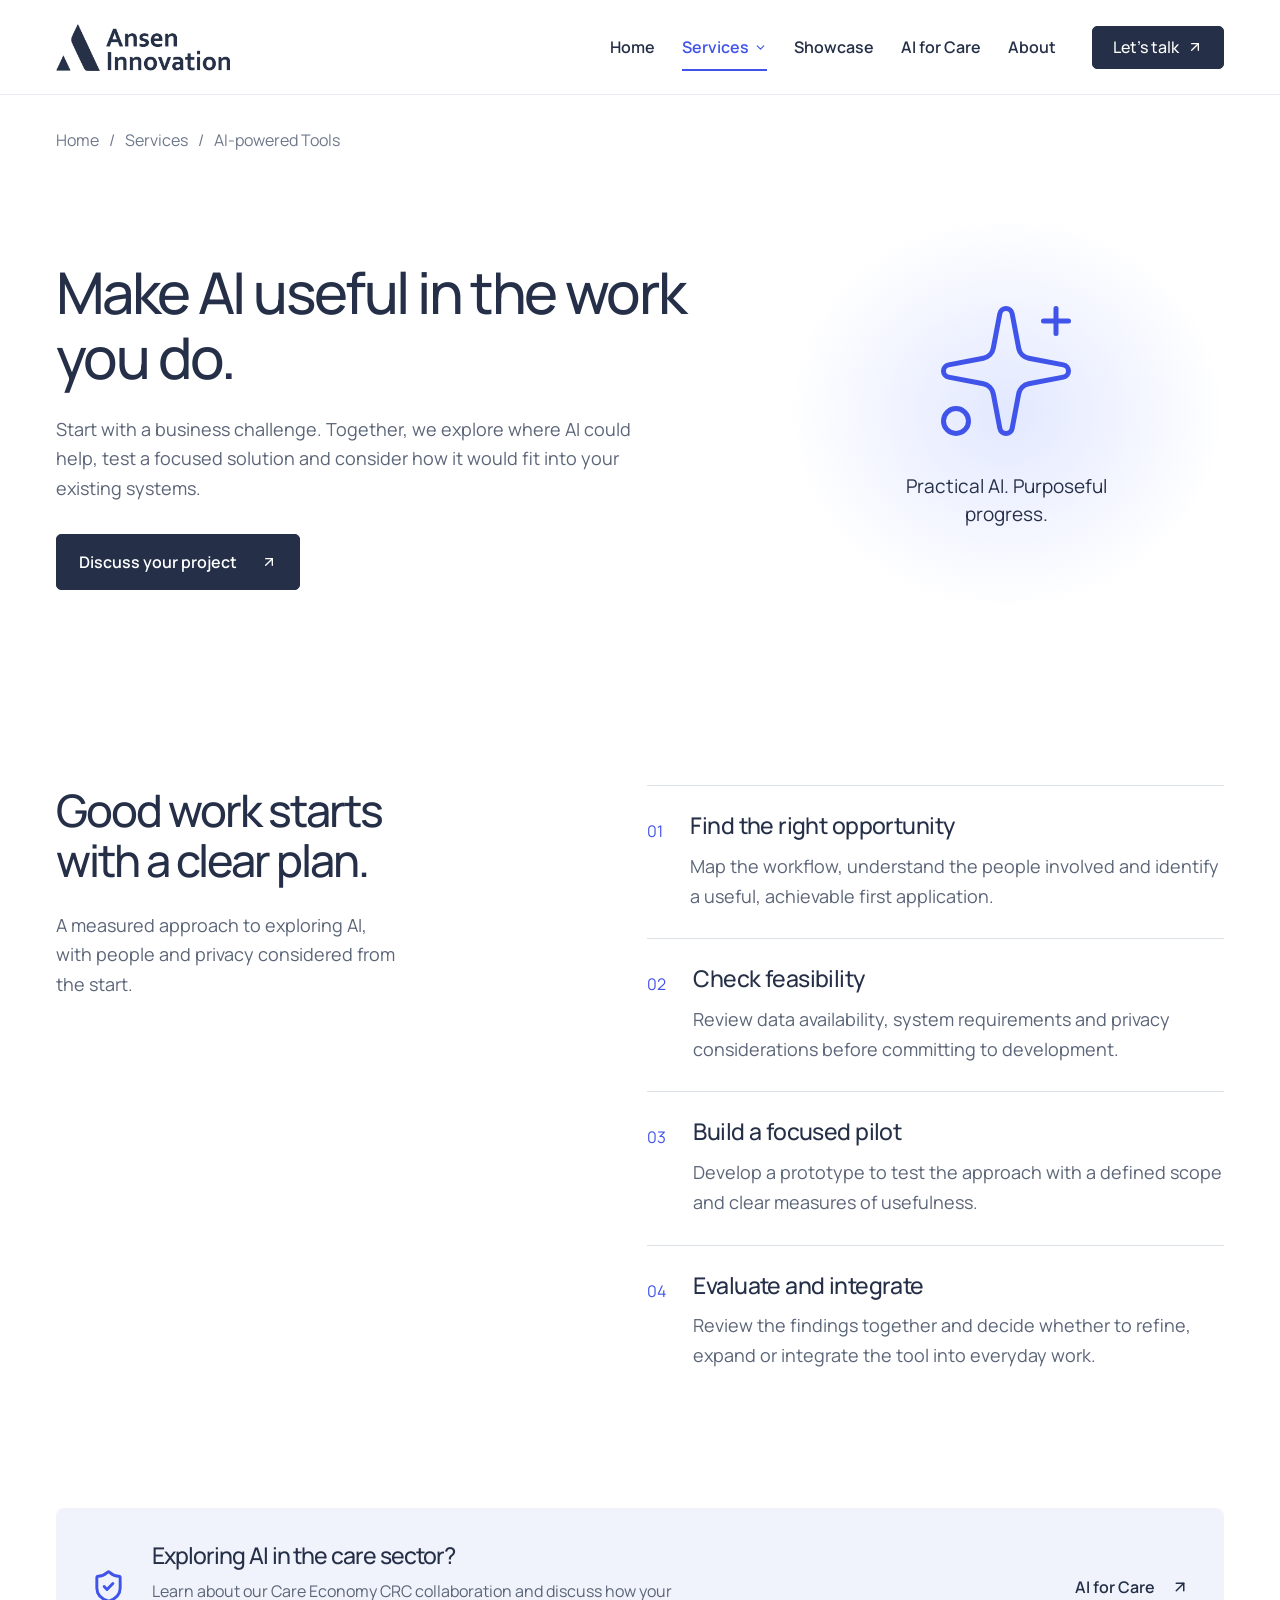
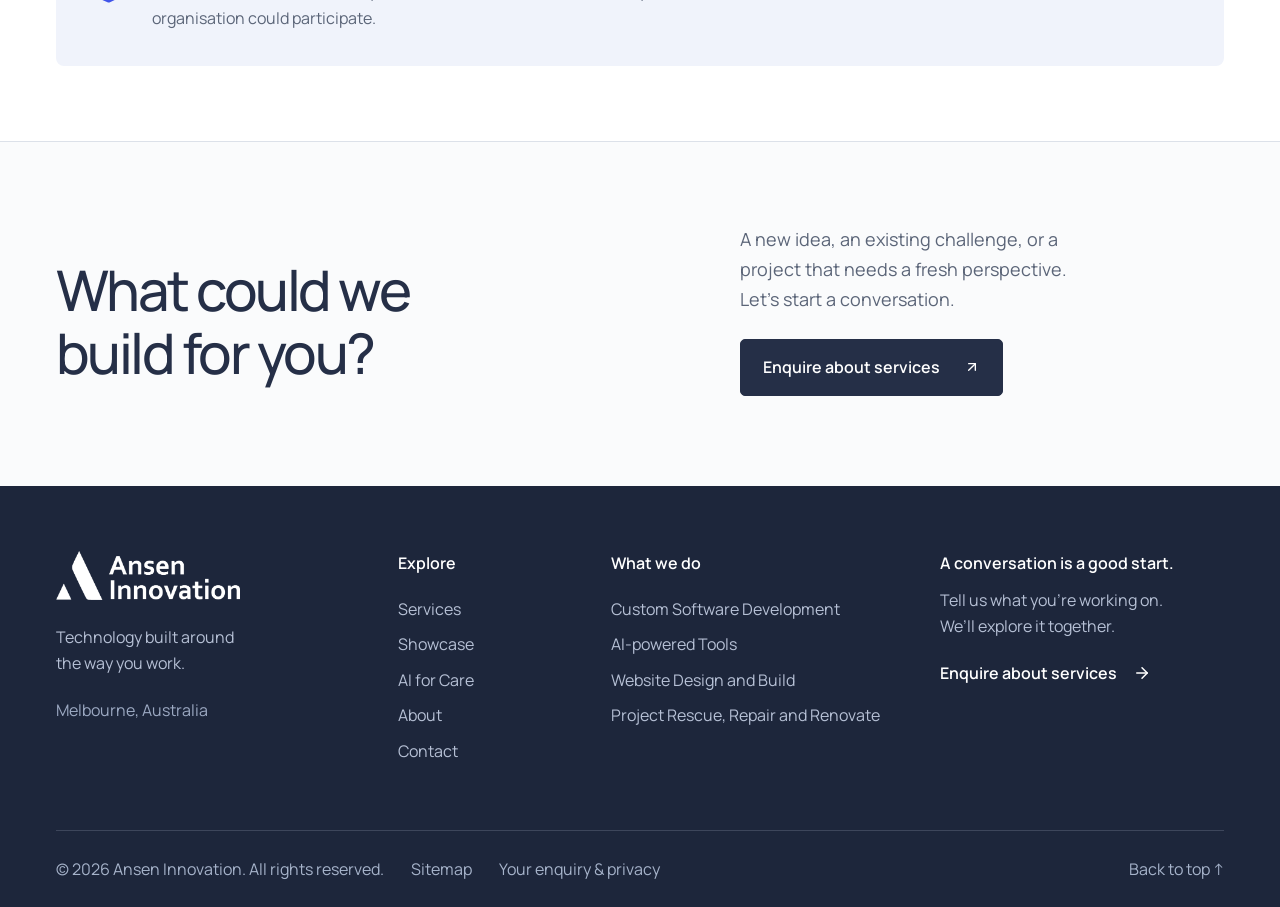
<file: ai-powered-tools.html>
<!DOCTYPE html>
<html lang="en-AU"><head>
<meta charset="utf-8">
<meta name="viewport" content="width=device-width, initial-scale=1">
<title>AI Tools &amp; Pilot Development Melbourne | Ansen Innovation</title>
<meta name="description" content="Explore practical AI tools with Ansen Innovation: assess a business need, build a focused prototype and plan integration around your people and systems.">
<meta name="robots" content="index, follow, max-image-preview:large">
<link rel="canonical" href="https://anseninnov.com/ai-powered-tools.html">
<meta property="og:title" content="AI Tools &amp; Pilot Development Melbourne | Ansen Innovation">
<meta property="og:description" content="Explore practical AI tools with Ansen Innovation: assess a business need, build a focused prototype and plan integration around your people and systems.">
<meta property="og:url" content="https://anseninnov.com/ai-powered-tools.html">
<meta property="og:site_name" content="Ansen Innovation">
<meta property="og:type" content="website">
<meta property="og:locale" content="en_AU">
<meta property="og:image" content="https://anseninnov.com/images/ansen-logo.png">
<meta property="og:image:type" content="image/png">
<meta property="og:image:width" content="608">
<meta property="og:image:height" content="163">
<meta property="og:image:alt" content="Ansen Innovation logo">
<meta name="twitter:card" content="summary">
<meta name="twitter:title" content="AI Tools &amp; Pilot Development Melbourne | Ansen Innovation">
<meta name="twitter:description" content="Explore practical AI tools with Ansen Innovation: assess a business need, build a focused prototype and plan integration around your people and systems.">
<meta name="twitter:image" content="https://anseninnov.com/images/ansen-logo.png">
<meta name="twitter:image:alt" content="Ansen Innovation logo">
<link rel="icon" type="image/png" href="./favicon.png">
<link rel="stylesheet" href="./assets/site.css">
<script type="application/ld+json">{"@context":"https://schema.org","@graph":[{"@type":"Organization","@id":"https://anseninnov.com/#organisation","name":"Ansen Innovation","url":"https://anseninnov.com/","logo":{"@type":"ImageObject","url":"https://anseninnov.com/images/ansen-logo.png","width":608,"height":163}},{"@type":"WebSite","@id":"https://anseninnov.com/#website","name":"Ansen Innovation","url":"https://anseninnov.com/","publisher":{"@id":"https://anseninnov.com/#organisation"},"inLanguage":"en-AU"},{"@type":"WebPage","@id":"https://anseninnov.com/ai-powered-tools.html#webpage","url":"https://anseninnov.com/ai-powered-tools.html","name":"AI Tools & Pilot Development Melbourne | Ansen Innovation","description":"Explore practical AI tools with Ansen Innovation: assess a business need, build a focused prototype and plan integration around your people and systems.","inLanguage":"en-AU","isPartOf":{"@id":"https://anseninnov.com/#website"},"about":{"@id":"https://anseninnov.com/#organisation"},"dateModified":"2026-09-23","breadcrumb":{"@id":"https://anseninnov.com/ai-powered-tools.html#breadcrumb"},"mainEntity":{"@id":"https://anseninnov.com/ai-powered-tools.html#service"}},{"@type":"BreadcrumbList","@id":"https://anseninnov.com/ai-powered-tools.html#breadcrumb","itemListElement":[{"@type":"ListItem","position":1,"name":"Home","item":"https://anseninnov.com/"},{"@type":"ListItem","position":2,"name":"Services","item":"https://anseninnov.com/services.html"},{"@type":"ListItem","position":3,"name":"AI-powered Tools","item":"https://anseninnov.com/ai-powered-tools.html"}]},{"@type":"Service","@id":"https://anseninnov.com/ai-powered-tools.html#service","name":"AI-powered Tools","description":"Explore practical AI tools with Ansen Innovation: assess a business need, build a focused prototype and plan integration around your people and systems.","url":"https://anseninnov.com/ai-powered-tools.html","provider":{"@id":"https://anseninnov.com/#organisation"}}]}</script>
</head><body><a class="skip-link" href="#main">Skip to content</a><header class="site-header"><div class="header-inner"><a href="./" class="brand" aria-label="Ansen Innovation home"><img src="./images/ansen-logo.png" width="608" height="163" alt="Ansen Innovation"></a><button class="menu-toggle" aria-label="Open navigation" aria-expanded="false" aria-controls="main-navigation"><svg xmlns="http://www.w3.org/2000/svg" width="24" height="24" viewbox="0 0 24 24" fill="none" stroke="currentColor" stroke-width="2" stroke-linecap="round" stroke-linejoin="round" class="lucide lucide-menu" aria-hidden="true"><path d="M4 5h16"></path><path d="M4 12h16"></path><path d="M4 19h16"></path></svg></button><nav id="main-navigation" aria-label="Main navigation" class="navigation"><div class="nav-group"><a class="nav-link" href="./">Home</a></div><div class="nav-group has-submenu"><a class="nav-link active" href="./services.html">Services<svg xmlns="http://www.w3.org/2000/svg" width="13" height="13" viewbox="0 0 24 24" fill="none" stroke="currentColor" stroke-width="2" stroke-linecap="round" stroke-linejoin="round" class="lucide lucide-chevron-down" aria-hidden="true"><path d="m6 9 6 6 6-6"></path></svg></a><div class="submenu"><a href="./custom-software-development.html">Custom Software Development<svg xmlns="http://www.w3.org/2000/svg" width="15" height="15" viewbox="0 0 24 24" fill="none" stroke="currentColor" stroke-width="2" stroke-linecap="round" stroke-linejoin="round" class="lucide lucide-arrow-up-right" aria-hidden="true"><path d="M7 7h10v10"></path><path d="M7 17 17 7"></path></svg></a><a href="./ai-powered-tools.html">AI-powered Tools<svg xmlns="http://www.w3.org/2000/svg" width="15" height="15" viewbox="0 0 24 24" fill="none" stroke="currentColor" stroke-width="2" stroke-linecap="round" stroke-linejoin="round" class="lucide lucide-arrow-up-right" aria-hidden="true"><path d="M7 7h10v10"></path><path d="M7 17 17 7"></path></svg></a><a href="./website-design-and-build.html">Website Design and Build<svg xmlns="http://www.w3.org/2000/svg" width="15" height="15" viewbox="0 0 24 24" fill="none" stroke="currentColor" stroke-width="2" stroke-linecap="round" stroke-linejoin="round" class="lucide lucide-arrow-up-right" aria-hidden="true"><path d="M7 7h10v10"></path><path d="M7 17 17 7"></path></svg></a><a href="./project-rescue-repair-and-renovate.html">Project Rescue, Repair and Renovate<svg xmlns="http://www.w3.org/2000/svg" width="15" height="15" viewbox="0 0 24 24" fill="none" stroke="currentColor" stroke-width="2" stroke-linecap="round" stroke-linejoin="round" class="lucide lucide-arrow-up-right" aria-hidden="true"><path d="M7 7h10v10"></path><path d="M7 17 17 7"></path></svg></a></div></div><div class="nav-group"><a class="nav-link" href="./showcase.html">Showcase</a></div><div class="nav-group"><a class="nav-link" href="./collaboration.html">AI for Care</a></div><div class="nav-group"><a class="nav-link" href="./about.html">About</a></div></nav><a href="./contact.html" data-slot="button" data-variant="default" data-size="default" class="inline-flex shrink-0 items-center justify-center gap-2 rounded-md text-sm font-medium whitespace-nowrap transition-all outline-none focus-visible:border-ring focus-visible:ring-[3px] focus-visible:ring-ring/50 disabled:pointer-events-none disabled:opacity-50 aria-invalid:border-destructive aria-invalid:ring-destructive/20 dark:aria-invalid:ring-destructive/40 [&amp;_svg]:pointer-events-none [&amp;_svg]:shrink-0 [&amp;_svg:not([class*='size-'])]:size-4 bg-primary text-primary-foreground hover:bg-primary/90 h-9 px-4 py-2 has-[&gt;svg]:px-3 header-cta">Let’s talk <svg xmlns="http://www.w3.org/2000/svg" width="17" height="17" viewbox="0 0 24 24" fill="none" stroke="currentColor" stroke-width="2" stroke-linecap="round" stroke-linejoin="round" class="lucide lucide-arrow-up-right" aria-hidden="true"><path d="M7 7h10v10"></path><path d="M7 17 17 7"></path></svg></a></div></header><main id="main"><section class="service-hero wrap" id="top"><nav class="breadcrumb" aria-label="Breadcrumb"><a href="./">Home</a><span>/</span><a href="./services.html">Services</a><span>/</span><span aria-current="page">AI-powered Tools</span></nav><div class="service-hero-grid"><div><h1>Make AI useful in the work you do.</h1><p>Start with a business challenge. Together, we explore where AI could help, test a focused solution and consider how it would fit into your existing systems.</p><a href="./contact.html?topic=AI-powered%20Tools" data-slot="button" data-variant="default" data-size="default" class="inline-flex shrink-0 items-center justify-center gap-2 rounded-md text-sm font-medium whitespace-nowrap transition-all outline-none focus-visible:border-ring focus-visible:ring-[3px] focus-visible:ring-ring/50 disabled:pointer-events-none disabled:opacity-50 aria-invalid:border-destructive aria-invalid:ring-destructive/20 dark:aria-invalid:ring-destructive/40 [&amp;_svg]:pointer-events-none [&amp;_svg]:shrink-0 [&amp;_svg:not([class*='size-'])]:size-4 bg-primary text-primary-foreground hover:bg-primary/90 h-9 px-4 py-2 has-[&gt;svg]:px-3 action-button">Discuss your project<svg xmlns="http://www.w3.org/2000/svg" width="18" height="18" viewbox="0 0 24 24" fill="none" stroke="currentColor" stroke-width="2" stroke-linecap="round" stroke-linejoin="round" class="lucide lucide-arrow-up-right" aria-hidden="true"><path d="M7 7h10v10"></path><path d="M7 17 17 7"></path></svg></a></div><div class="service-symbol symbol-1"><svg xmlns="http://www.w3.org/2000/svg" width="150" height="150" viewbox="0 0 24 24" fill="none" stroke="currentColor" stroke-width="0.8" stroke-linecap="round" stroke-linejoin="round" class="lucide lucide-sparkles" aria-hidden="true"><path d="M11.017 2.814a1 1 0 0 1 1.966 0l1.051 5.558a2 2 0 0 0 1.594 1.594l5.558 1.051a1 1 0 0 1 0 1.966l-5.558 1.051a2 2 0 0 0-1.594 1.594l-1.051 5.558a1 1 0 0 1-1.966 0l-1.051-5.558a2 2 0 0 0-1.594-1.594l-5.558-1.051a1 1 0 0 1 0-1.966l5.558-1.051a2 2 0 0 0 1.594-1.594z"></path><path d="M20 2v4"></path><path d="M22 4h-4"></path><circle cx="4" cy="20" r="2"></circle></svg><div>Practical AI. Purposeful progress.</div></div></div></section><section class="section wrap process-section"><div><h2>Good work starts<br>with a clear plan.</h2><p>A measured approach to exploring AI, with people and privacy considered from the start.</p></div><div class="process-steps"><article><span>01</span><div><h3>Find the right opportunity</h3><p>Map the workflow, understand the people involved and identify a useful, achievable first application.</p></div></article><article><span>02</span><div><h3>Check feasibility</h3><p>Review data availability, system requirements and privacy considerations before committing to development.</p></div></article><article><span>03</span><div><h3>Build a focused pilot</h3><p>Develop a prototype to test the approach with a defined scope and clear measures of usefulness.</p></div></article><article><span>04</span><div><h3>Evaluate and integrate</h3><p>Review the findings together and decide whether to refine, expand or integrate the tool into everyday work.</p></div></article></div></section><section class="small-care wrap"><svg xmlns="http://www.w3.org/2000/svg" width="35" height="35" viewbox="0 0 24 24" fill="none" stroke="currentColor" stroke-width="2" stroke-linecap="round" stroke-linejoin="round" class="lucide lucide-shield-check" aria-hidden="true"><path d="M20 13c0 5-3.5 7.5-7.66 8.95a1 1 0 0 1-.67-.01C7.5 20.5 4 18 4 13V6a1 1 0 0 1 1-1c2 0 4.5-1.2 6.24-2.72a1.17 1.17 0 0 1 1.52 0C14.51 3.81 17 5 19 5a1 1 0 0 1 1 1z"></path><path d="m9 12 2 2 4-4"></path></svg><div><h2>Exploring AI in the care sector?</h2><p>Learn about our Care Economy CRC collaboration and discuss how your organisation could participate.</p></div><a class="text-link" href="./collaboration.html">AI for Care <svg xmlns="http://www.w3.org/2000/svg" width="18" height="18" viewbox="0 0 24 24" fill="none" stroke="currentColor" stroke-width="2" stroke-linecap="round" stroke-linejoin="round" class="lucide lucide-arrow-up-right" aria-hidden="true"><path d="M7 7h10v10"></path><path d="M7 17 17 7"></path></svg></a></section><section class="closing"><div class="wrap closing-inner"><div><h2>What could we<br>build for you?</h2></div><div><p>A new idea, an existing challenge, or a project that needs a fresh perspective. Let’s start a conversation.</p><a href="./contact.html" data-slot="button" data-variant="default" data-size="default" class="inline-flex shrink-0 items-center justify-center gap-2 rounded-md text-sm font-medium whitespace-nowrap transition-all outline-none focus-visible:border-ring focus-visible:ring-[3px] focus-visible:ring-ring/50 disabled:pointer-events-none disabled:opacity-50 aria-invalid:border-destructive aria-invalid:ring-destructive/20 dark:aria-invalid:ring-destructive/40 [&amp;_svg]:pointer-events-none [&amp;_svg]:shrink-0 [&amp;_svg:not([class*='size-'])]:size-4 bg-primary text-primary-foreground hover:bg-primary/90 h-9 px-4 py-2 has-[&gt;svg]:px-3 action-button">Enquire about services<svg xmlns="http://www.w3.org/2000/svg" width="18" height="18" viewbox="0 0 24 24" fill="none" stroke="currentColor" stroke-width="2" stroke-linecap="round" stroke-linejoin="round" class="lucide lucide-arrow-up-right" aria-hidden="true"><path d="M7 7h10v10"></path><path d="M7 17 17 7"></path></svg></a></div></div></section></main><footer class="site-footer"><div class="wrap footer-main"><div><a class="brand footer-brand" href="./"><img src="./images/ansen-logo.png" width="608" height="163" alt="Ansen Innovation"></a><p>Technology built around<br>the way you work.</p><span class="footer-location">Melbourne, Australia</span></div><div class="footer-column"><h2>Explore</h2><a href="./services.html">Services</a><a href="./showcase.html">Showcase</a><a href="./collaboration.html">AI for Care</a><a href="./about.html">About</a><a href="./contact.html">Contact</a></div><div class="footer-column"><h2>What we do</h2><a href="./custom-software-development.html">Custom Software Development</a><a href="./ai-powered-tools.html">AI-powered Tools</a><a href="./website-design-and-build.html">Website Design and Build</a><a href="./project-rescue-repair-and-renovate.html">Project Rescue, Repair and Renovate</a></div><div class="footer-note"><h2>A conversation is a good start.</h2><p>Tell us what you’re working on.<br>We’ll explore it together.</p><a href="./contact.html" class="text-link light">Enquire about services <svg xmlns="http://www.w3.org/2000/svg" width="18" height="18" viewbox="0 0 24 24" fill="none" stroke="currentColor" stroke-width="2" stroke-linecap="round" stroke-linejoin="round" class="lucide lucide-arrow-right" aria-hidden="true"><path d="M5 12h14"></path><path d="m12 5 7 7-7 7"></path></svg></a></div></div><div class="wrap footer-bottom"><span>© 2026 Ansen Innovation. All rights reserved.</span><a href="./sitemap.html">Sitemap</a><a href="./contact.html#privacy">Your enquiry &amp; privacy</a><a class="back-top" href="#top">Back to top ↑</a></div></footer><div hidden=""><template id="B:0"></template></div><div hidden id="S:0"><div hidden=""></div></div><script src="./assets/site.js" defer></script></body></html>
</file>
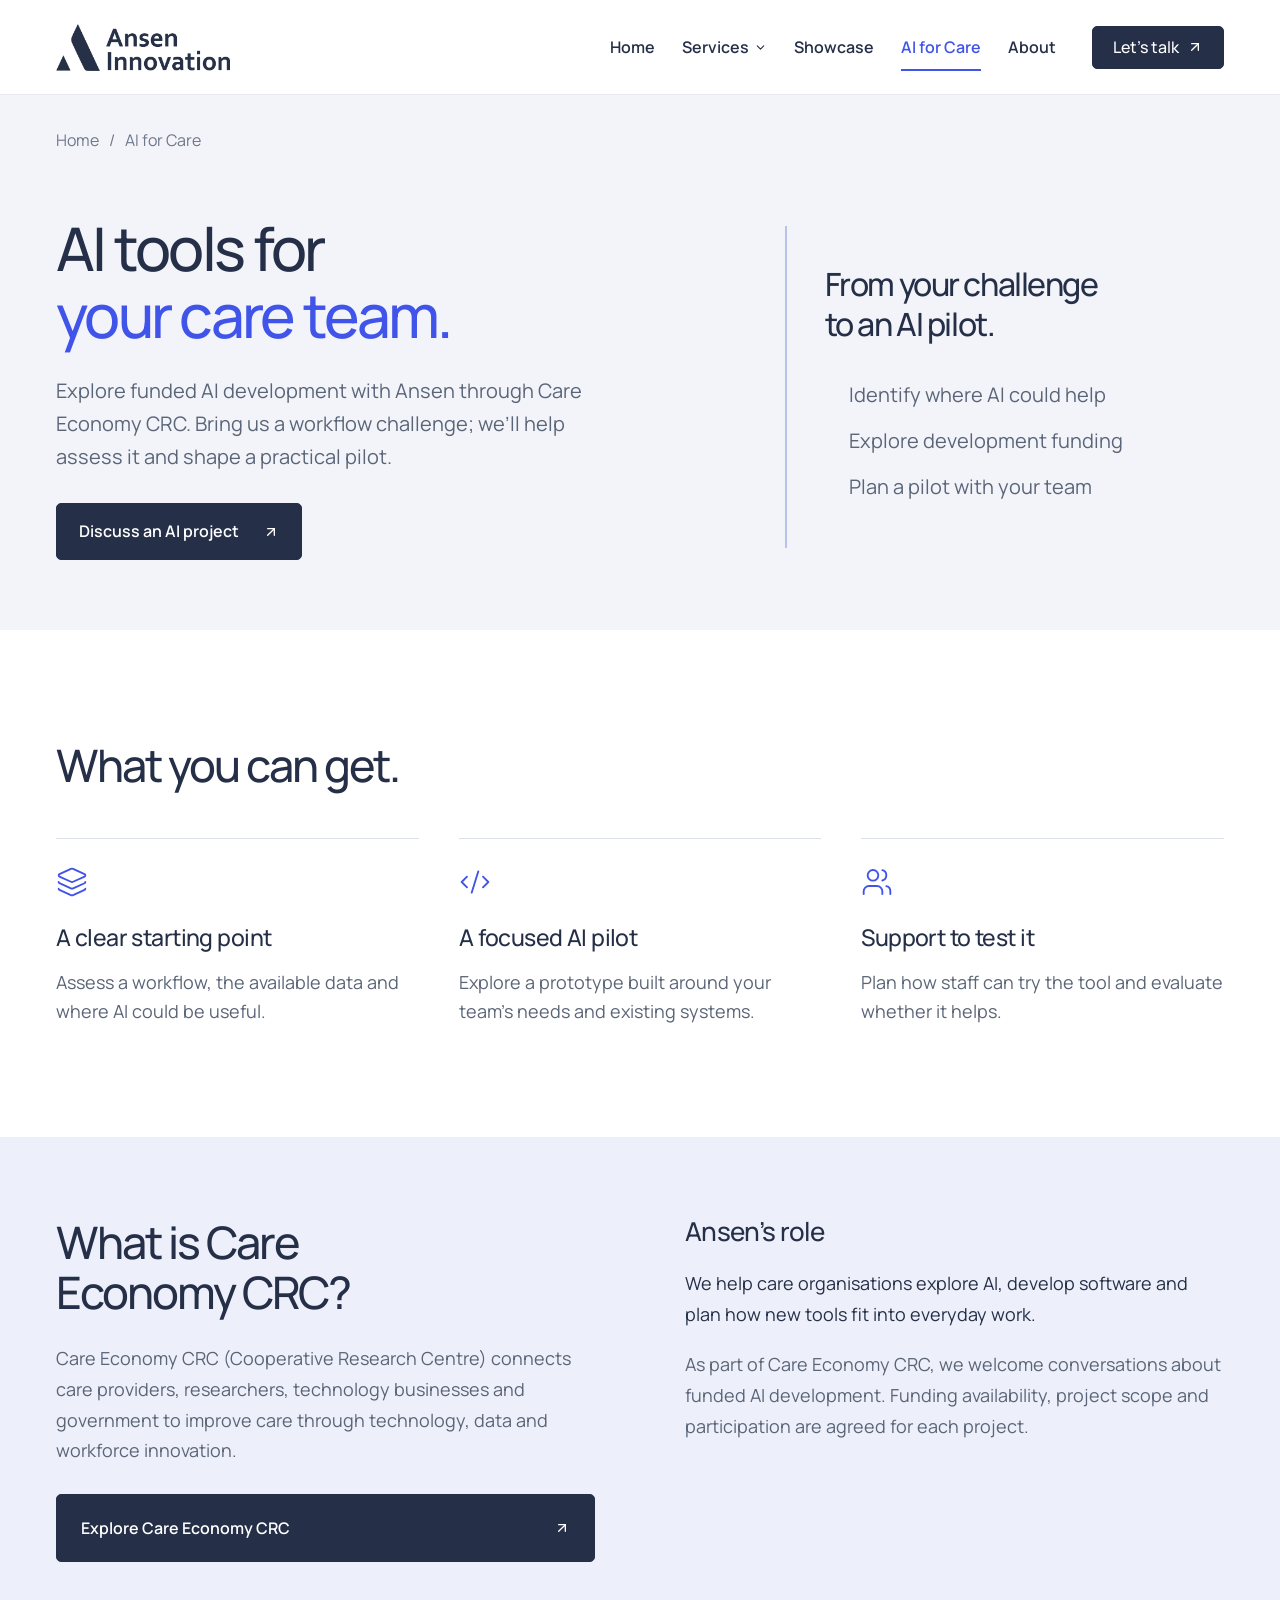
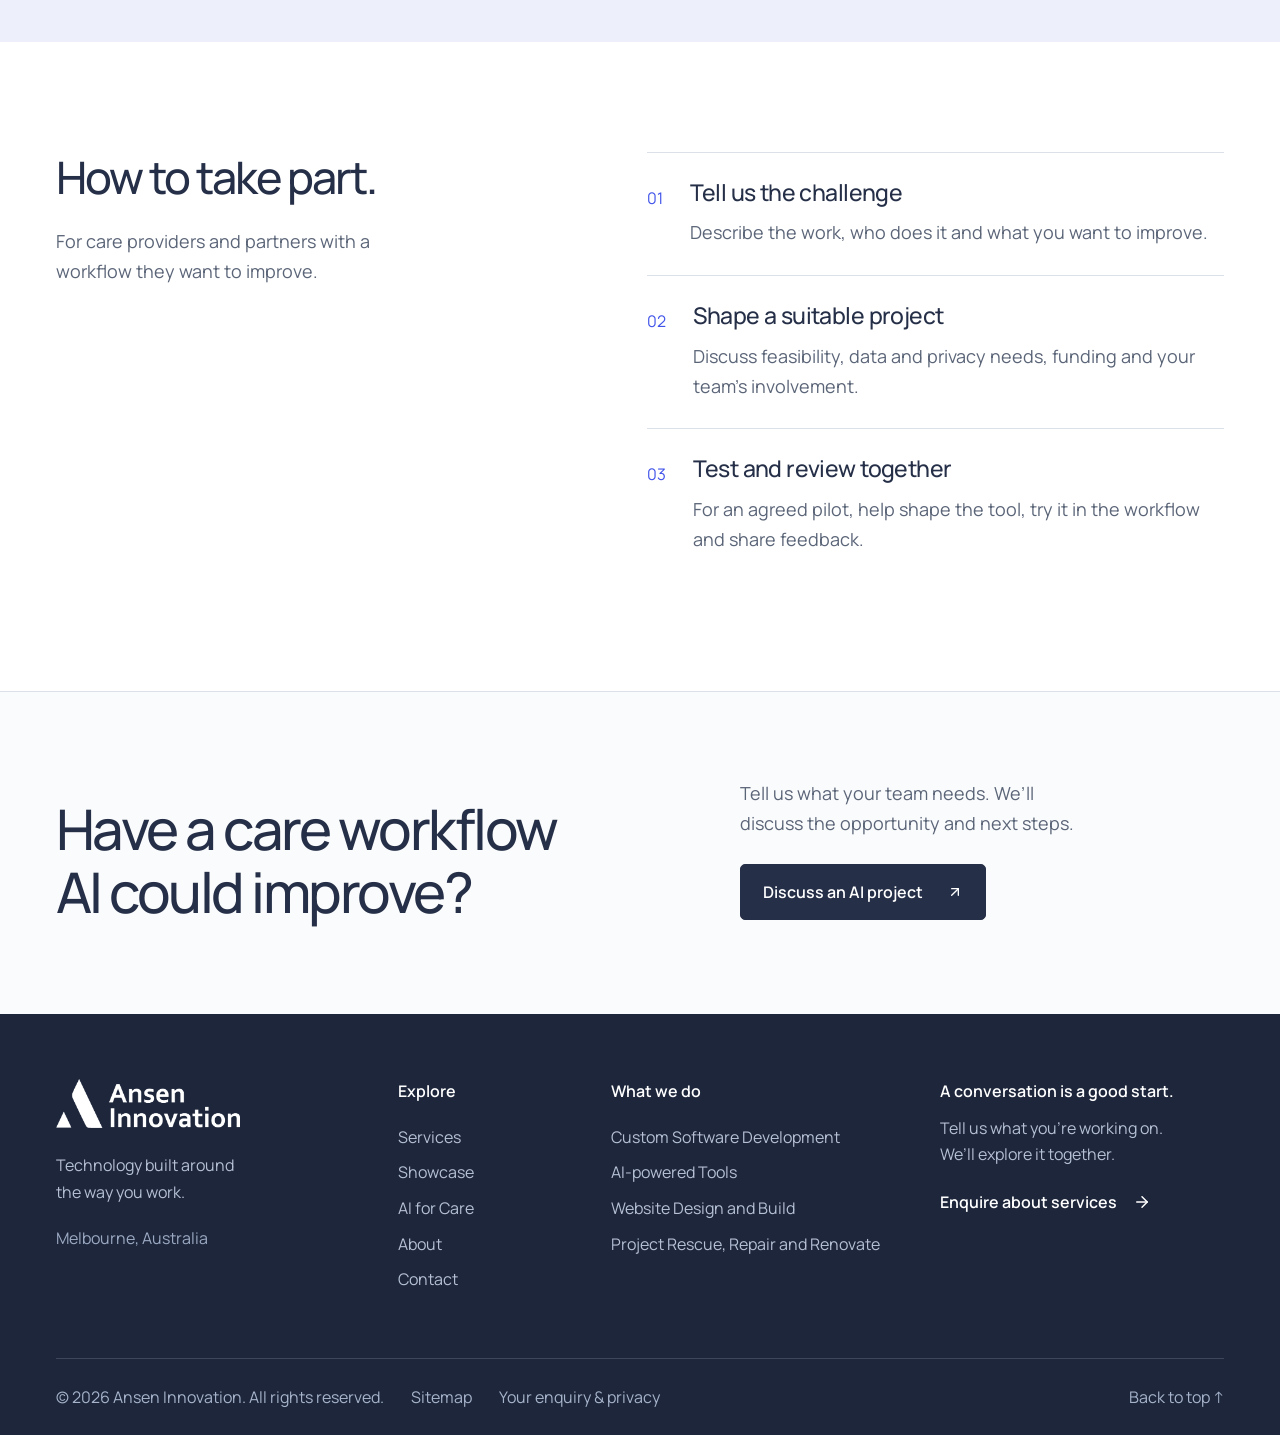
<file: collaboration.html>
<!DOCTYPE html>
<html lang="en-AU"><head>
<meta charset="utf-8">
<meta name="viewport" content="width=device-width, initial-scale=1">
<title>AI for Care Providers &amp; CRC Collaboration | Ansen Innovation</title>
<meta name="description" content="Explore AI for care with Ansen Innovation and Care Economy CRC. Discuss your workflow, potential development funding and a practical pilot for your team.">
<meta name="robots" content="index, follow, max-image-preview:large">
<link rel="canonical" href="https://anseninnov.com/collaboration.html">
<meta property="og:title" content="AI for Care Providers &amp; CRC Collaboration | Ansen Innovation">
<meta property="og:description" content="Explore AI for care with Ansen Innovation and Care Economy CRC. Discuss your workflow, potential development funding and a practical pilot for your team.">
<meta property="og:url" content="https://anseninnov.com/collaboration.html">
<meta property="og:site_name" content="Ansen Innovation">
<meta property="og:type" content="website">
<meta property="og:locale" content="en_AU">
<meta property="og:image" content="https://anseninnov.com/images/ansen-logo.png">
<meta property="og:image:type" content="image/png">
<meta property="og:image:width" content="608">
<meta property="og:image:height" content="163">
<meta property="og:image:alt" content="Ansen Innovation logo">
<meta name="twitter:card" content="summary">
<meta name="twitter:title" content="AI for Care Providers &amp; CRC Collaboration | Ansen Innovation">
<meta name="twitter:description" content="Explore AI for care with Ansen Innovation and Care Economy CRC. Discuss your workflow, potential development funding and a practical pilot for your team.">
<meta name="twitter:image" content="https://anseninnov.com/images/ansen-logo.png">
<meta name="twitter:image:alt" content="Ansen Innovation logo">
<link rel="icon" type="image/png" href="./favicon.png">
<link rel="stylesheet" href="./assets/site.css">
<script type="application/ld+json">{"@context":"https://schema.org","@graph":[{"@type":"Organization","@id":"https://anseninnov.com/#organisation","name":"Ansen Innovation","url":"https://anseninnov.com/","logo":{"@type":"ImageObject","url":"https://anseninnov.com/images/ansen-logo.png","width":608,"height":163}},{"@type":"WebSite","@id":"https://anseninnov.com/#website","name":"Ansen Innovation","url":"https://anseninnov.com/","publisher":{"@id":"https://anseninnov.com/#organisation"},"inLanguage":"en-AU"},{"@type":"WebPage","@id":"https://anseninnov.com/collaboration.html#webpage","url":"https://anseninnov.com/collaboration.html","name":"AI for Care Providers & CRC Collaboration | Ansen Innovation","description":"Explore AI for care with Ansen Innovation and Care Economy CRC. Discuss your workflow, potential development funding and a practical pilot for your team.","inLanguage":"en-AU","isPartOf":{"@id":"https://anseninnov.com/#website"},"about":{"@id":"https://anseninnov.com/#organisation"},"dateModified":"2026-09-23","breadcrumb":{"@id":"https://anseninnov.com/collaboration.html#breadcrumb"}},{"@type":"BreadcrumbList","@id":"https://anseninnov.com/collaboration.html#breadcrumb","itemListElement":[{"@type":"ListItem","position":1,"name":"Home","item":"https://anseninnov.com/"},{"@type":"ListItem","position":2,"name":"AI for Care","item":"https://anseninnov.com/collaboration.html"}]}]}</script>
</head><body><a class="skip-link" href="#main">Skip to content</a><header class="site-header"><div class="header-inner"><a href="./" class="brand" aria-label="Ansen Innovation home"><img src="./images/ansen-logo.png" width="608" height="163" alt="Ansen Innovation"></a><button class="menu-toggle" aria-label="Open navigation" aria-expanded="false" aria-controls="main-navigation"><svg xmlns="http://www.w3.org/2000/svg" width="24" height="24" viewbox="0 0 24 24" fill="none" stroke="currentColor" stroke-width="2" stroke-linecap="round" stroke-linejoin="round" class="lucide lucide-menu" aria-hidden="true"><path d="M4 5h16"></path><path d="M4 12h16"></path><path d="M4 19h16"></path></svg></button><nav id="main-navigation" aria-label="Main navigation" class="navigation"><div class="nav-group"><a class="nav-link" href="./">Home</a></div><div class="nav-group has-submenu"><a class="nav-link" href="./services.html">Services<svg xmlns="http://www.w3.org/2000/svg" width="13" height="13" viewbox="0 0 24 24" fill="none" stroke="currentColor" stroke-width="2" stroke-linecap="round" stroke-linejoin="round" class="lucide lucide-chevron-down" aria-hidden="true"><path d="m6 9 6 6 6-6"></path></svg></a><div class="submenu"><a href="./custom-software-development.html">Custom Software Development<svg xmlns="http://www.w3.org/2000/svg" width="15" height="15" viewbox="0 0 24 24" fill="none" stroke="currentColor" stroke-width="2" stroke-linecap="round" stroke-linejoin="round" class="lucide lucide-arrow-up-right" aria-hidden="true"><path d="M7 7h10v10"></path><path d="M7 17 17 7"></path></svg></a><a href="./ai-powered-tools.html">AI-powered Tools<svg xmlns="http://www.w3.org/2000/svg" width="15" height="15" viewbox="0 0 24 24" fill="none" stroke="currentColor" stroke-width="2" stroke-linecap="round" stroke-linejoin="round" class="lucide lucide-arrow-up-right" aria-hidden="true"><path d="M7 7h10v10"></path><path d="M7 17 17 7"></path></svg></a><a href="./website-design-and-build.html">Website Design and Build<svg xmlns="http://www.w3.org/2000/svg" width="15" height="15" viewbox="0 0 24 24" fill="none" stroke="currentColor" stroke-width="2" stroke-linecap="round" stroke-linejoin="round" class="lucide lucide-arrow-up-right" aria-hidden="true"><path d="M7 7h10v10"></path><path d="M7 17 17 7"></path></svg></a><a href="./project-rescue-repair-and-renovate.html">Project Rescue, Repair and Renovate<svg xmlns="http://www.w3.org/2000/svg" width="15" height="15" viewbox="0 0 24 24" fill="none" stroke="currentColor" stroke-width="2" stroke-linecap="round" stroke-linejoin="round" class="lucide lucide-arrow-up-right" aria-hidden="true"><path d="M7 7h10v10"></path><path d="M7 17 17 7"></path></svg></a></div></div><div class="nav-group"><a class="nav-link" href="./showcase.html">Showcase</a></div><div class="nav-group"><a class="nav-link active" href="./collaboration.html" aria-current="page">AI for Care</a></div><div class="nav-group"><a class="nav-link" href="./about.html">About</a></div></nav><a href="./contact.html" data-slot="button" data-variant="default" data-size="default" class="inline-flex shrink-0 items-center justify-center gap-2 rounded-md text-sm font-medium whitespace-nowrap transition-all outline-none focus-visible:border-ring focus-visible:ring-[3px] focus-visible:ring-ring/50 disabled:pointer-events-none disabled:opacity-50 aria-invalid:border-destructive aria-invalid:ring-destructive/20 dark:aria-invalid:ring-destructive/40 [&amp;_svg]:pointer-events-none [&amp;_svg]:shrink-0 [&amp;_svg:not([class*='size-'])]:size-4 bg-primary text-primary-foreground hover:bg-primary/90 h-9 px-4 py-2 has-[&gt;svg]:px-3 header-cta">Let’s talk <svg xmlns="http://www.w3.org/2000/svg" width="17" height="17" viewbox="0 0 24 24" fill="none" stroke="currentColor" stroke-width="2" stroke-linecap="round" stroke-linejoin="round" class="lucide lucide-arrow-up-right" aria-hidden="true"><path d="M7 7h10v10"></path><path d="M7 17 17 7"></path></svg></a></div></header><main id="main"><section class="care-hero" id="top"><div class="wrap"><nav class="breadcrumb" aria-label="Breadcrumb"><a href="./">Home</a><span>/</span><span aria-current="page">AI for Care</span></nav><div class="care-hero-grid"><div><h1>AI tools for<br><em>your care team.</em></h1><p>Explore funded AI development with Ansen through Care Economy CRC. Bring us a workflow challenge; we’ll help assess it and shape a practical pilot.</p><a href="./contact.html?topic=care" data-slot="button" data-variant="default" data-size="default" class="inline-flex shrink-0 items-center justify-center gap-2 rounded-md text-sm font-medium whitespace-nowrap transition-all outline-none focus-visible:border-ring focus-visible:ring-[3px] focus-visible:ring-ring/50 disabled:pointer-events-none disabled:opacity-50 aria-invalid:border-destructive aria-invalid:ring-destructive/20 dark:aria-invalid:ring-destructive/40 [&amp;_svg]:pointer-events-none [&amp;_svg]:shrink-0 [&amp;_svg:not([class*='size-'])]:size-4 bg-primary text-primary-foreground hover:bg-primary/90 h-9 px-4 py-2 has-[&gt;svg]:px-3 action-button">Discuss an AI project<svg xmlns="http://www.w3.org/2000/svg" width="18" height="18" viewbox="0 0 24 24" fill="none" stroke="currentColor" stroke-width="2" stroke-linecap="round" stroke-linejoin="round" class="lucide lucide-arrow-up-right" aria-hidden="true"><path d="M7 7h10v10"></path><path d="M7 17 17 7"></path></svg></a></div><div class="care-offer"><h2>From your challenge<br>to an AI pilot.</h2><ul><li>Identify where AI could help</li><li>Explore development funding</li><li>Plan a pilot with your team</li></ul></div></div></div></section><section class="section wrap"><div class="section-heading"><h2>What you can get.</h2></div><div class="three-columns"><article class="feature-block"><svg xmlns="http://www.w3.org/2000/svg" width="32" height="32" viewbox="0 0 24 24" fill="none" stroke="currentColor" stroke-width="1.4" stroke-linecap="round" stroke-linejoin="round" class="lucide lucide-layers" aria-hidden="true"><path d="M12.83 2.18a2 2 0 0 0-1.66 0L2.6 6.08a1 1 0 0 0 0 1.83l8.58 3.91a2 2 0 0 0 1.66 0l8.58-3.9a1 1 0 0 0 0-1.83z"></path><path d="M2 12a1 1 0 0 0 .58.91l8.6 3.91a2 2 0 0 0 1.65 0l8.58-3.9A1 1 0 0 0 22 12"></path><path d="M2 17a1 1 0 0 0 .58.91l8.6 3.91a2 2 0 0 0 1.65 0l8.58-3.9A1 1 0 0 0 22 17"></path></svg><h3>A clear starting point</h3><p>Assess a workflow, the available data and where AI could be useful.</p></article><article class="feature-block"><svg xmlns="http://www.w3.org/2000/svg" width="32" height="32" viewbox="0 0 24 24" fill="none" stroke="currentColor" stroke-width="1.4" stroke-linecap="round" stroke-linejoin="round" class="lucide lucide-code-xml" aria-hidden="true"><path d="m18 16 4-4-4-4"></path><path d="m6 8-4 4 4 4"></path><path d="m14.5 4-5 16"></path></svg><h3>A focused AI pilot</h3><p>Explore a prototype built around your team’s needs and existing systems.</p></article><article class="feature-block"><svg xmlns="http://www.w3.org/2000/svg" width="32" height="32" viewbox="0 0 24 24" fill="none" stroke="currentColor" stroke-width="1.4" stroke-linecap="round" stroke-linejoin="round" class="lucide lucide-users" aria-hidden="true"><path d="M16 21v-2a4 4 0 0 0-4-4H6a4 4 0 0 0-4 4v2"></path><path d="M16 3.128a4 4 0 0 1 0 7.744"></path><path d="M22 21v-2a4 4 0 0 0-3-3.87"></path><circle cx="9" cy="7" r="4"></circle></svg><h3>Support to test it</h3><p>Plan how staff can try the tool and evaluate whether it helps.</p></article></div></section><section class="crc-section"><div class="wrap crc-grid"><div class="crc-introduction"><h2>What is Care<br>Economy CRC?</h2><p class="crc-summary">Care Economy CRC (Cooperative Research Centre) connects care providers, researchers, technology businesses and government to improve care through technology, data and workforce innovation.</p><a href="https://www.careeconomycrc.com.au/" target="_blank" rel="noopener noreferrer" aria-label="Explore Care Economy CRC (opens in a new tab)" data-slot="button" data-variant="default" data-size="default" class="inline-flex shrink-0 items-center justify-center gap-2 rounded-md text-sm font-medium whitespace-nowrap transition-all outline-none focus-visible:border-ring focus-visible:ring-[3px] focus-visible:ring-ring/50 disabled:pointer-events-none disabled:opacity-50 aria-invalid:border-destructive aria-invalid:ring-destructive/20 dark:aria-invalid:ring-destructive/40 [&amp;_svg]:pointer-events-none [&amp;_svg]:shrink-0 [&amp;_svg:not([class*='size-'])]:size-4 bg-primary text-primary-foreground hover:bg-primary/90 h-9 px-4 py-2 has-[&gt;svg]:px-3 action-button crc-website"><span>Explore Care Economy CRC</span><svg xmlns="http://www.w3.org/2000/svg" width="24" height="24" viewbox="0 0 24 24" fill="none" stroke="currentColor" stroke-width="2" stroke-linecap="round" stroke-linejoin="round" class="lucide lucide-arrow-up-right" aria-hidden="true"><path d="M7 7h10v10"></path><path d="M7 17 17 7"></path></svg></a></div><div><h3>Ansen’s role</h3><p class="large-copy">We help care organisations explore AI, develop software and plan how new tools fit into everyday work.</p><p>As part of Care Economy CRC, we welcome conversations about funded AI development. Funding availability, project scope and participation are agreed for each project.</p></div></div></section><section class="section wrap process-section"><div><h2>How to take part.</h2><p>For care providers and partners with a workflow they want to improve.</p></div><div class="process-steps"><article><span>01</span><div><h3>Tell us the challenge</h3><p>Describe the work, who does it and what you want to improve.</p></div></article><article><span>02</span><div><h3>Shape a suitable project</h3><p>Discuss feasibility, data and privacy needs, funding and your team’s involvement.</p></div></article><article><span>03</span><div><h3>Test and review together</h3><p>For an agreed pilot, help shape the tool, try it in the workflow and share feedback.</p></div></article></div></section><section class="closing"><div class="wrap closing-inner"><div><h2>Have a care workflow<br>AI could improve?</h2></div><div><p>Tell us what your team needs. We’ll discuss the opportunity and next steps.</p><a href="./contact.html?topic=care" data-slot="button" data-variant="default" data-size="default" class="inline-flex shrink-0 items-center justify-center gap-2 rounded-md text-sm font-medium whitespace-nowrap transition-all outline-none focus-visible:border-ring focus-visible:ring-[3px] focus-visible:ring-ring/50 disabled:pointer-events-none disabled:opacity-50 aria-invalid:border-destructive aria-invalid:ring-destructive/20 dark:aria-invalid:ring-destructive/40 [&amp;_svg]:pointer-events-none [&amp;_svg]:shrink-0 [&amp;_svg:not([class*='size-'])]:size-4 bg-primary text-primary-foreground hover:bg-primary/90 h-9 px-4 py-2 has-[&gt;svg]:px-3 action-button">Discuss an AI project<svg xmlns="http://www.w3.org/2000/svg" width="18" height="18" viewbox="0 0 24 24" fill="none" stroke="currentColor" stroke-width="2" stroke-linecap="round" stroke-linejoin="round" class="lucide lucide-arrow-up-right" aria-hidden="true"><path d="M7 7h10v10"></path><path d="M7 17 17 7"></path></svg></a></div></div></section></main><footer class="site-footer"><div class="wrap footer-main"><div><a class="brand footer-brand" href="./"><img src="./images/ansen-logo.png" width="608" height="163" alt="Ansen Innovation"></a><p>Technology built around<br>the way you work.</p><span class="footer-location">Melbourne, Australia</span></div><div class="footer-column"><h2>Explore</h2><a href="./services.html">Services</a><a href="./showcase.html">Showcase</a><a href="./collaboration.html">AI for Care</a><a href="./about.html">About</a><a href="./contact.html">Contact</a></div><div class="footer-column"><h2>What we do</h2><a href="./custom-software-development.html">Custom Software Development</a><a href="./ai-powered-tools.html">AI-powered Tools</a><a href="./website-design-and-build.html">Website Design and Build</a><a href="./project-rescue-repair-and-renovate.html">Project Rescue, Repair and Renovate</a></div><div class="footer-note"><h2>A conversation is a good start.</h2><p>Tell us what you’re working on.<br>We’ll explore it together.</p><a href="./contact.html" class="text-link light">Enquire about services <svg xmlns="http://www.w3.org/2000/svg" width="18" height="18" viewbox="0 0 24 24" fill="none" stroke="currentColor" stroke-width="2" stroke-linecap="round" stroke-linejoin="round" class="lucide lucide-arrow-right" aria-hidden="true"><path d="M5 12h14"></path><path d="m12 5 7 7-7 7"></path></svg></a></div></div><div class="wrap footer-bottom"><span>© 2026 Ansen Innovation. All rights reserved.</span><a href="./sitemap.html">Sitemap</a><a href="./contact.html#privacy">Your enquiry &amp; privacy</a><a class="back-top" href="#top">Back to top ↑</a></div></footer><div hidden=""><template id="B:0"></template></div><div hidden id="S:0"><div hidden=""></div></div><script src="./assets/site.js" defer></script></body></html>
</file>
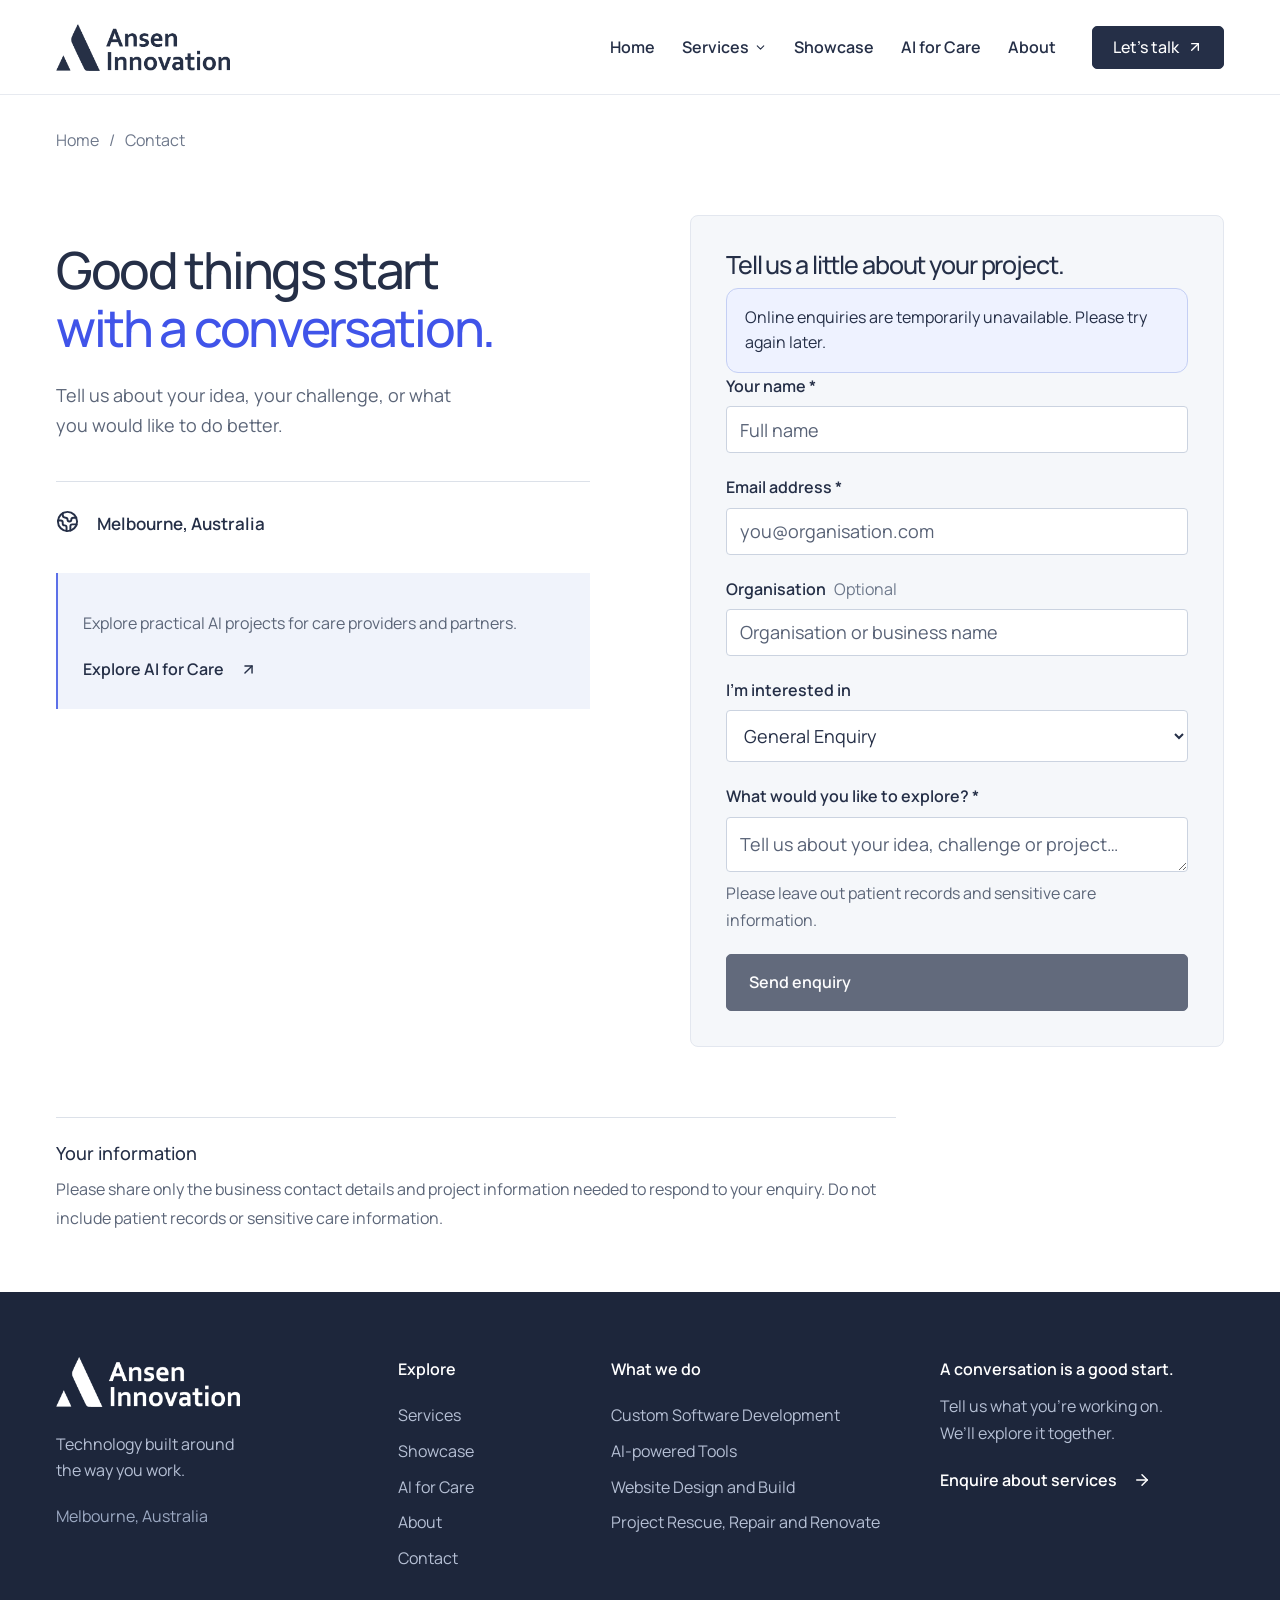
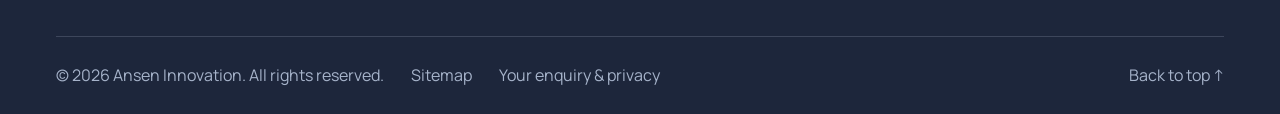
<file: contact.html>
<!DOCTYPE html>
<html lang="en-AU"><head>
<meta charset="utf-8">
<meta name="viewport" content="width=device-width, initial-scale=1">
<title>Let’s Talk | Ansen Innovation</title>
<meta name="description" content="Talk to Ansen Innovation about custom software, websites, practical AI tools, project rescue or an AI for Care collaboration.">
<meta name="robots" content="index, follow, max-image-preview:large">
<link rel="canonical" href="https://anseninnov.com/contact.html">
<meta property="og:title" content="Let’s Talk | Ansen Innovation">
<meta property="og:description" content="Talk to Ansen Innovation about custom software, websites, practical AI tools, project rescue or an AI for Care collaboration.">
<meta property="og:url" content="https://anseninnov.com/contact.html">
<meta property="og:site_name" content="Ansen Innovation">
<meta property="og:type" content="website">
<meta property="og:locale" content="en_AU">
<meta property="og:image" content="https://anseninnov.com/images/ansen-logo.png">
<meta property="og:image:type" content="image/png">
<meta property="og:image:width" content="608">
<meta property="og:image:height" content="163">
<meta property="og:image:alt" content="Ansen Innovation logo">
<meta name="twitter:card" content="summary">
<meta name="twitter:title" content="Let’s Talk | Ansen Innovation">
<meta name="twitter:description" content="Talk to Ansen Innovation about custom software, websites, practical AI tools, project rescue or an AI for Care collaboration.">
<meta name="twitter:image" content="https://anseninnov.com/images/ansen-logo.png">
<meta name="twitter:image:alt" content="Ansen Innovation logo">
<link rel="icon" type="image/png" href="./favicon.png">
<link rel="stylesheet" href="./assets/site.css">
<script type="application/ld+json">{"@context":"https://schema.org","@graph":[{"@type":"Organization","@id":"https://anseninnov.com/#organisation","name":"Ansen Innovation","url":"https://anseninnov.com/","logo":{"@type":"ImageObject","url":"https://anseninnov.com/images/ansen-logo.png","width":608,"height":163}},{"@type":"WebSite","@id":"https://anseninnov.com/#website","name":"Ansen Innovation","url":"https://anseninnov.com/","publisher":{"@id":"https://anseninnov.com/#organisation"},"inLanguage":"en-AU"},{"@type":"ContactPage","@id":"https://anseninnov.com/contact.html#webpage","url":"https://anseninnov.com/contact.html","name":"Let’s Talk | Ansen Innovation","description":"Talk to Ansen Innovation about custom software, websites, practical AI tools, project rescue or an AI for Care collaboration.","inLanguage":"en-AU","isPartOf":{"@id":"https://anseninnov.com/#website"},"about":{"@id":"https://anseninnov.com/#organisation"},"dateModified":"2026-09-23","breadcrumb":{"@id":"https://anseninnov.com/contact.html#breadcrumb"}},{"@type":"BreadcrumbList","@id":"https://anseninnov.com/contact.html#breadcrumb","itemListElement":[{"@type":"ListItem","position":1,"name":"Home","item":"https://anseninnov.com/"},{"@type":"ListItem","position":2,"name":"Contact","item":"https://anseninnov.com/contact.html"}]}]}</script>
</head><body><a class="skip-link" href="#main">Skip to content</a><header class="site-header"><div class="header-inner"><a href="./" class="brand" aria-label="Ansen Innovation home"><img src="./images/ansen-logo.png" width="608" height="163" alt="Ansen Innovation"></a><button class="menu-toggle" aria-label="Open navigation" aria-expanded="false" aria-controls="main-navigation"><svg xmlns="http://www.w3.org/2000/svg" width="24" height="24" viewbox="0 0 24 24" fill="none" stroke="currentColor" stroke-width="2" stroke-linecap="round" stroke-linejoin="round" class="lucide lucide-menu" aria-hidden="true"><path d="M4 5h16"></path><path d="M4 12h16"></path><path d="M4 19h16"></path></svg></button><nav id="main-navigation" aria-label="Main navigation" class="navigation"><div class="nav-group"><a class="nav-link" href="./">Home</a></div><div class="nav-group has-submenu"><a class="nav-link" href="./services.html">Services<svg xmlns="http://www.w3.org/2000/svg" width="13" height="13" viewbox="0 0 24 24" fill="none" stroke="currentColor" stroke-width="2" stroke-linecap="round" stroke-linejoin="round" class="lucide lucide-chevron-down" aria-hidden="true"><path d="m6 9 6 6 6-6"></path></svg></a><div class="submenu"><a href="./custom-software-development.html">Custom Software Development<svg xmlns="http://www.w3.org/2000/svg" width="15" height="15" viewbox="0 0 24 24" fill="none" stroke="currentColor" stroke-width="2" stroke-linecap="round" stroke-linejoin="round" class="lucide lucide-arrow-up-right" aria-hidden="true"><path d="M7 7h10v10"></path><path d="M7 17 17 7"></path></svg></a><a href="./ai-powered-tools.html">AI-powered Tools<svg xmlns="http://www.w3.org/2000/svg" width="15" height="15" viewbox="0 0 24 24" fill="none" stroke="currentColor" stroke-width="2" stroke-linecap="round" stroke-linejoin="round" class="lucide lucide-arrow-up-right" aria-hidden="true"><path d="M7 7h10v10"></path><path d="M7 17 17 7"></path></svg></a><a href="./website-design-and-build.html">Website Design and Build<svg xmlns="http://www.w3.org/2000/svg" width="15" height="15" viewbox="0 0 24 24" fill="none" stroke="currentColor" stroke-width="2" stroke-linecap="round" stroke-linejoin="round" class="lucide lucide-arrow-up-right" aria-hidden="true"><path d="M7 7h10v10"></path><path d="M7 17 17 7"></path></svg></a><a href="./project-rescue-repair-and-renovate.html">Project Rescue, Repair and Renovate<svg xmlns="http://www.w3.org/2000/svg" width="15" height="15" viewbox="0 0 24 24" fill="none" stroke="currentColor" stroke-width="2" stroke-linecap="round" stroke-linejoin="round" class="lucide lucide-arrow-up-right" aria-hidden="true"><path d="M7 7h10v10"></path><path d="M7 17 17 7"></path></svg></a></div></div><div class="nav-group"><a class="nav-link" href="./showcase.html">Showcase</a></div><div class="nav-group"><a class="nav-link" href="./collaboration.html">AI for Care</a></div><div class="nav-group"><a class="nav-link" href="./about.html">About</a></div></nav><a href="./contact.html" aria-current="page" data-slot="button" data-variant="default" data-size="default" class="inline-flex shrink-0 items-center justify-center gap-2 rounded-md text-sm font-medium whitespace-nowrap transition-all outline-none focus-visible:border-ring focus-visible:ring-[3px] focus-visible:ring-ring/50 disabled:pointer-events-none disabled:opacity-50 aria-invalid:border-destructive aria-invalid:ring-destructive/20 dark:aria-invalid:ring-destructive/40 [&amp;_svg]:pointer-events-none [&amp;_svg]:shrink-0 [&amp;_svg:not([class*='size-'])]:size-4 bg-primary text-primary-foreground hover:bg-primary/90 h-9 px-4 py-2 has-[&gt;svg]:px-3 header-cta">Let’s talk <svg xmlns="http://www.w3.org/2000/svg" width="17" height="17" viewbox="0 0 24 24" fill="none" stroke="currentColor" stroke-width="2" stroke-linecap="round" stroke-linejoin="round" class="lucide lucide-arrow-up-right" aria-hidden="true"><path d="M7 7h10v10"></path><path d="M7 17 17 7"></path></svg></a></div></header><main id="main"><section class="contact-section wrap" id="top"><nav class="breadcrumb" aria-label="Breadcrumb"><a href="./">Home</a><span>/</span><span aria-current="page">Contact</span></nav><div class="contact-grid"><div class="contact-copy"><h1>Good things start<br><em>with a conversation.</em></h1><p>Tell us about your idea, your challenge, or what you would like to do better.</p><div class="contact-detail"><svg xmlns="http://www.w3.org/2000/svg" width="23" height="23" viewbox="0 0 24 24" fill="none" stroke="currentColor" stroke-width="2" stroke-linecap="round" stroke-linejoin="round" class="lucide lucide-earth" aria-hidden="true"><path d="M21.54 15H17a2 2 0 0 0-2 2v4.54"></path><path d="M7 3.34V5a3 3 0 0 0 3 3a2 2 0 0 1 2 2c0 1.1.9 2 2 2a2 2 0 0 0 2-2c0-1.1.9-2 2-2h3.17"></path><path d="M11 21.95V18a2 2 0 0 0-2-2a2 2 0 0 1-2-2v-1a2 2 0 0 0-2-2H2.05"></path><circle cx="12" cy="12" r="10"></circle></svg><div><strong>Melbourne, Australia</strong></div></div><div class="care-contact-note"><p>Explore practical AI projects for care providers and partners.</p><a class="text-link" href="./collaboration.html">Explore AI for Care <svg xmlns="http://www.w3.org/2000/svg" width="17" height="17" viewbox="0 0 24 24" fill="none" stroke="currentColor" stroke-width="2" stroke-linecap="round" stroke-linejoin="round" class="lucide lucide-arrow-up-right" aria-hidden="true"><path d="M7 7h10v10"></path><path d="M7 17 17 7"></path></svg></a></div></div><form class="enquiry-form" aria-label="Contact Ansen Innovation" aria-describedby="contact-notice" id="contact-form" method="post" action="./contact.html"><h2>Tell us a little about your project.</h2><p class="contact-availability" id="contact-notice">Online enquiries are temporarily unavailable. Please try again later.</p><div class="form-fields"><div class="form-field"><label for="name">Your name *</label><input data-slot="input" class="h-9 w-full min-w-0 rounded-md border border-input bg-transparent px-3 py-1 text-base shadow-xs transition-[color,box-shadow] outline-none selection:bg-primary selection:text-primary-foreground file:inline-flex file:h-7 file:border-0 file:bg-transparent file:text-sm file:font-medium file:text-foreground placeholder:text-muted-foreground disabled:pointer-events-none disabled:cursor-not-allowed disabled:opacity-50 md:text-sm dark:bg-input/30 focus-visible:border-ring focus-visible:ring-[3px] focus-visible:ring-ring/50 aria-invalid:border-destructive aria-invalid:ring-destructive/20 dark:aria-invalid:ring-destructive/40" id="name" autocomplete="name" maxlength="100" placeholder="Full name" name="name" required="required"></div><div class="form-field"><label for="email">Email address *</label><input type="email" data-slot="input" class="h-9 w-full min-w-0 rounded-md border border-input bg-transparent px-3 py-1 text-base shadow-xs transition-[color,box-shadow] outline-none selection:bg-primary selection:text-primary-foreground file:inline-flex file:h-7 file:border-0 file:bg-transparent file:text-sm file:font-medium file:text-foreground placeholder:text-muted-foreground disabled:pointer-events-none disabled:cursor-not-allowed disabled:opacity-50 md:text-sm dark:bg-input/30 focus-visible:border-ring focus-visible:ring-[3px] focus-visible:ring-ring/50 aria-invalid:border-destructive aria-invalid:ring-destructive/20 dark:aria-invalid:ring-destructive/40" id="email" autocomplete="email" maxlength="254" placeholder="you@organisation.com" name="email" required="required"></div><div class="form-field"><label for="organisation">Organisation <span class="optional">Optional</span></label><input data-slot="input" class="h-9 w-full min-w-0 rounded-md border border-input bg-transparent px-3 py-1 text-base shadow-xs transition-[color,box-shadow] outline-none selection:bg-primary selection:text-primary-foreground file:inline-flex file:h-7 file:border-0 file:bg-transparent file:text-sm file:font-medium file:text-foreground placeholder:text-muted-foreground disabled:pointer-events-none disabled:cursor-not-allowed disabled:opacity-50 md:text-sm dark:bg-input/30 focus-visible:border-ring focus-visible:ring-[3px] focus-visible:ring-ring/50 aria-invalid:border-destructive aria-invalid:ring-destructive/20 dark:aria-invalid:ring-destructive/40" id="organisation" autocomplete="organization" maxlength="180" placeholder="Organisation or business name" name="organisation"></div><div class="form-field"><label id="topic-label" for="topic">I’m interested in</label><select id="topic" name="topic" class="form-select"><option value="Custom Software Development">Custom Software Development</option><option value="AI-powered Tools">AI-powered Tools</option><option value="Website Design and Build">Website Design and Build</option><option value="Project Rescue, Repair and Renovate">Project Rescue, Repair and Renovate</option><option value="Care Sector Collaboration">AI for Care</option><option value="General Enquiry" selected>General Enquiry</option></select></div><div class="form-field"><label for="message">What would you like to explore? *</label><textarea data-slot="textarea" class="flex field-sizing-content min-h-16 w-full rounded-md border border-input bg-transparent px-3 py-2 text-base shadow-xs transition-[color,box-shadow] outline-none placeholder:text-muted-foreground focus-visible:border-ring focus-visible:ring-[3px] focus-visible:ring-ring/50 disabled:cursor-not-allowed disabled:opacity-50 aria-invalid:border-destructive aria-invalid:ring-destructive/20 md:text-sm dark:bg-input/30 dark:aria-invalid:ring-destructive/40" id="message" name="message" minlength="10" maxlength="5000" rows="5" placeholder="Tell us about your idea, challenge or project…" aria-describedby="message-help" required="required"></textarea><p class="form-help" id="message-help">Please leave out patient records and sensitive care information.</p></div><div class="honeypot" aria-hidden="true"><label for="website">Leave this field empty</label><input id="website" name="website" tabindex="-1" autocomplete="off"></div><button class="action-button" type="submit" disabled id="contact-submit">Send enquiry</button><p id="contact-status" class="form-status" role="status" aria-live="polite" aria-atomic="true"></p></div><noscript><p class="form-help">Please enable JavaScript to use the enquiry form.</p></noscript></form></div><div id="privacy" class="privacy-note"><h2>Your information</h2><p>Please share only the business contact details and project information needed to respond to your enquiry. Do not include patient records or sensitive care information.</p></div></section></main><footer class="site-footer"><div class="wrap footer-main"><div><a class="brand footer-brand" href="./"><img src="./images/ansen-logo.png" width="608" height="163" alt="Ansen Innovation"></a><p>Technology built around<br>the way you work.</p><span class="footer-location">Melbourne, Australia</span></div><div class="footer-column"><h2>Explore</h2><a href="./services.html">Services</a><a href="./showcase.html">Showcase</a><a href="./collaboration.html">AI for Care</a><a href="./about.html">About</a><a href="./contact.html">Contact</a></div><div class="footer-column"><h2>What we do</h2><a href="./custom-software-development.html">Custom Software Development</a><a href="./ai-powered-tools.html">AI-powered Tools</a><a href="./website-design-and-build.html">Website Design and Build</a><a href="./project-rescue-repair-and-renovate.html">Project Rescue, Repair and Renovate</a></div><div class="footer-note"><h2>A conversation is a good start.</h2><p>Tell us what you’re working on.<br>We’ll explore it together.</p><a href="./contact.html" class="text-link light">Enquire about services <svg xmlns="http://www.w3.org/2000/svg" width="18" height="18" viewbox="0 0 24 24" fill="none" stroke="currentColor" stroke-width="2" stroke-linecap="round" stroke-linejoin="round" class="lucide lucide-arrow-right" aria-hidden="true"><path d="M5 12h14"></path><path d="m12 5 7 7-7 7"></path></svg></a></div></div><div class="wrap footer-bottom"><span>© 2026 Ansen Innovation. All rights reserved.</span><a href="./sitemap.html">Sitemap</a><a href="./contact.html#privacy">Your enquiry &amp; privacy</a><a class="back-top" href="#top">Back to top ↑</a></div></footer><div hidden=""><template id="B:0"></template></div><div hidden id="S:0"><div hidden=""></div></div><script src="./assets/site.js" defer></script><script src="./assets/contact-config.js" defer></script><script src="./assets/contact.js" defer></script></body></html>
</file>
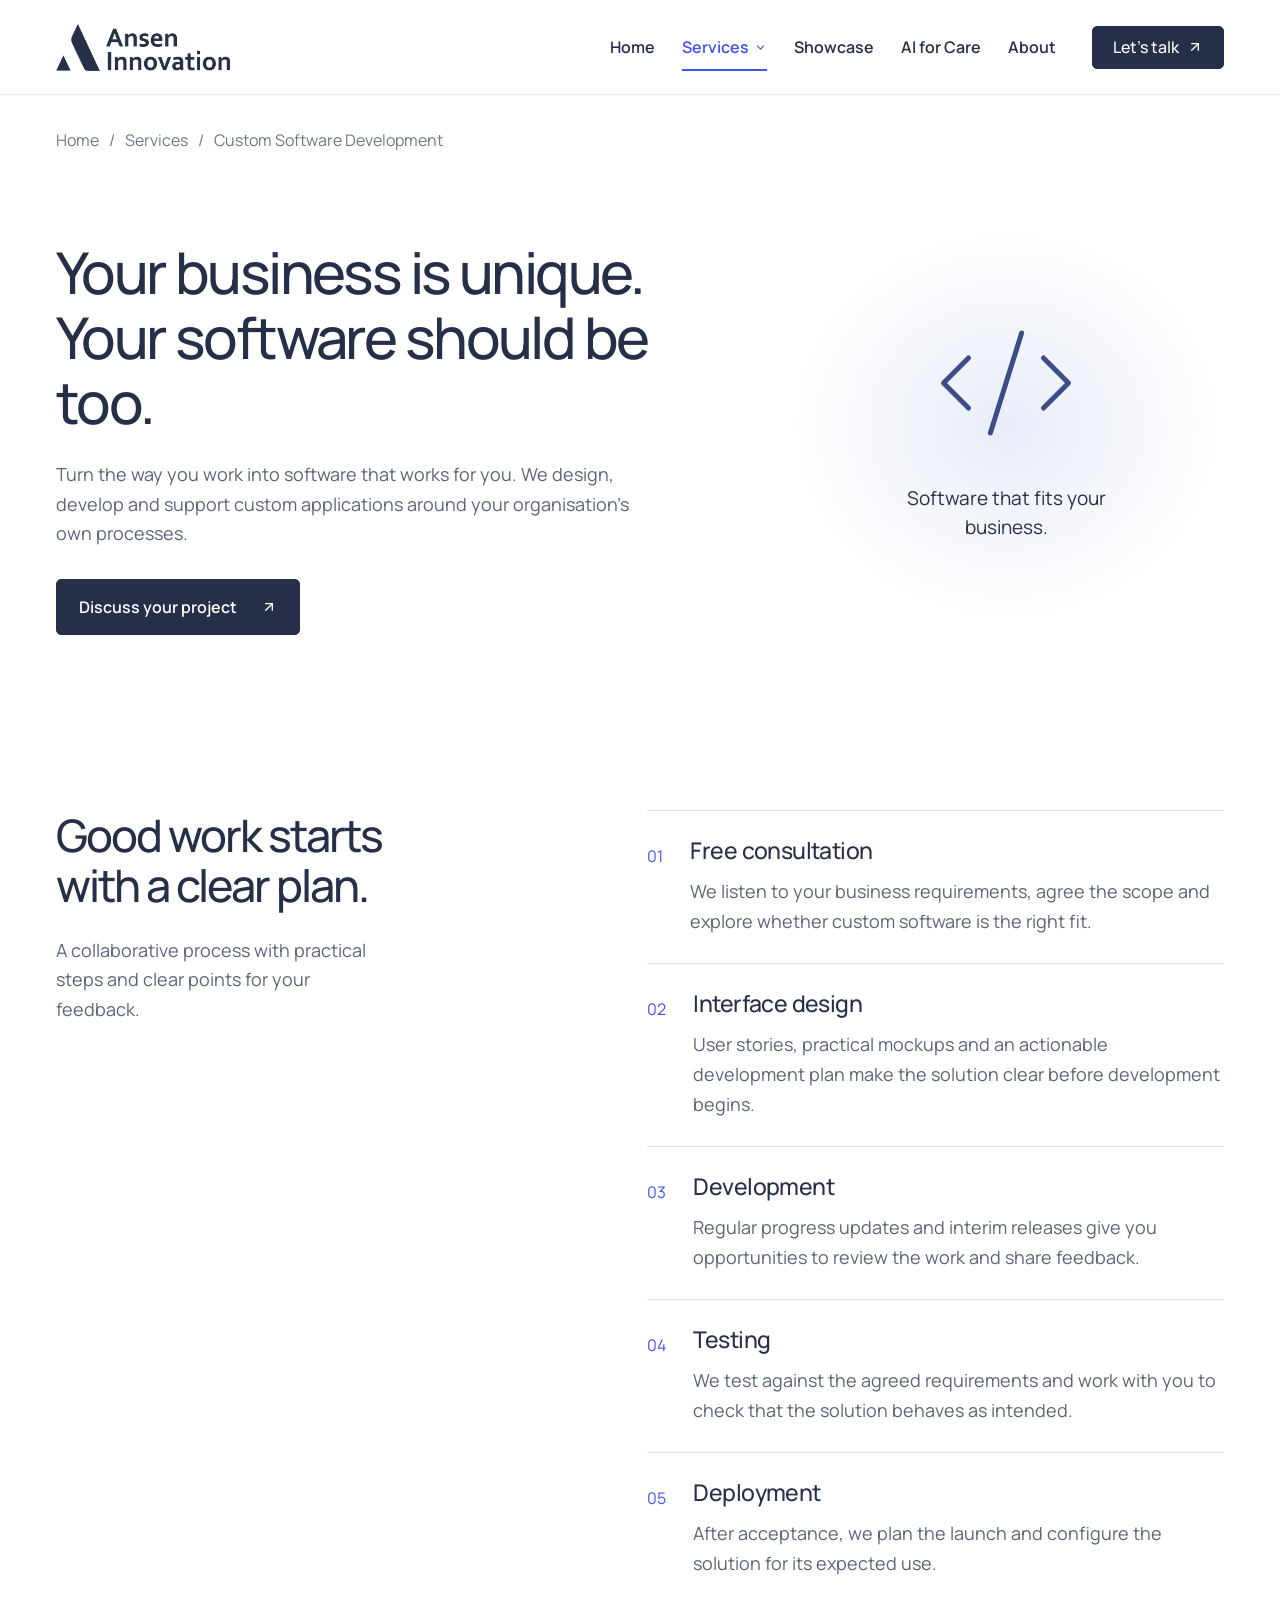
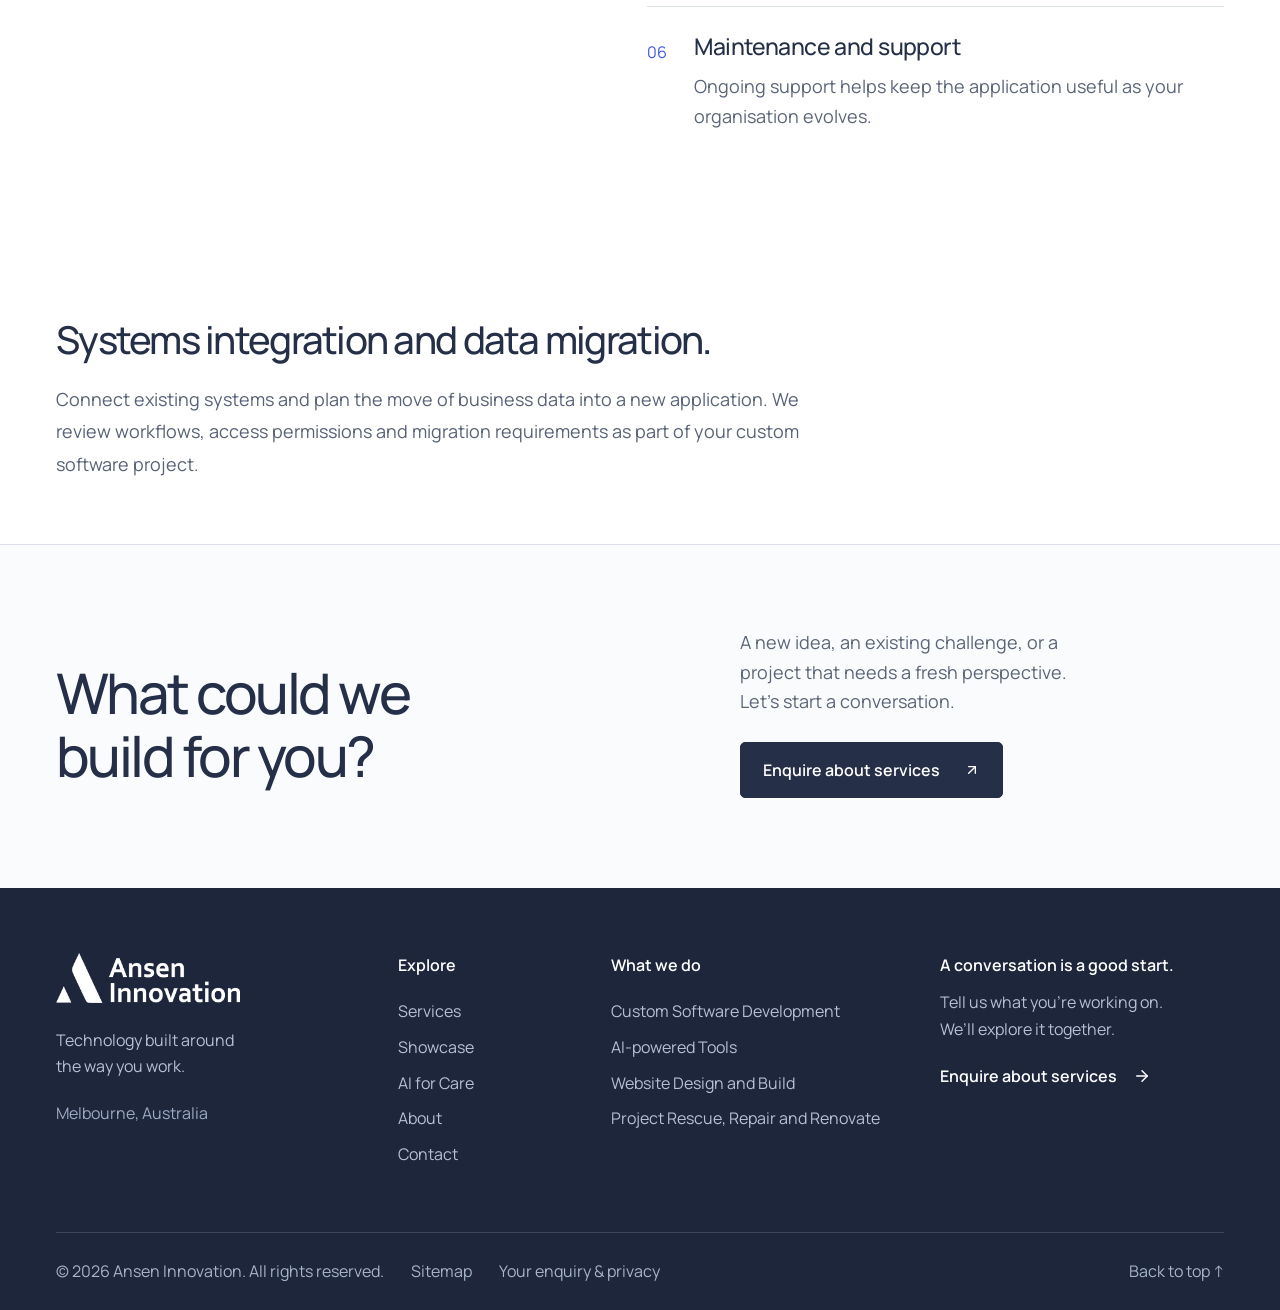
<file: custom-software-development.html>
<!DOCTYPE html>
<html lang="en-AU"><head>
<meta charset="utf-8">
<meta name="viewport" content="width=device-width, initial-scale=1">
<title>Custom Software Development Melbourne | Ansen Innovation</title>
<meta name="description" content="Build software around your business with Ansen Innovation. Explore custom applications, systems integration, data migration and ongoing support in Melbourne.">
<meta name="robots" content="index, follow, max-image-preview:large">
<link rel="canonical" href="https://anseninnov.com/custom-software-development.html">
<meta property="og:title" content="Custom Software Development Melbourne | Ansen Innovation">
<meta property="og:description" content="Build software around your business with Ansen Innovation. Explore custom applications, systems integration, data migration and ongoing support in Melbourne.">
<meta property="og:url" content="https://anseninnov.com/custom-software-development.html">
<meta property="og:site_name" content="Ansen Innovation">
<meta property="og:type" content="website">
<meta property="og:locale" content="en_AU">
<meta property="og:image" content="https://anseninnov.com/images/ansen-logo.png">
<meta property="og:image:type" content="image/png">
<meta property="og:image:width" content="608">
<meta property="og:image:height" content="163">
<meta property="og:image:alt" content="Ansen Innovation logo">
<meta name="twitter:card" content="summary">
<meta name="twitter:title" content="Custom Software Development Melbourne | Ansen Innovation">
<meta name="twitter:description" content="Build software around your business with Ansen Innovation. Explore custom applications, systems integration, data migration and ongoing support in Melbourne.">
<meta name="twitter:image" content="https://anseninnov.com/images/ansen-logo.png">
<meta name="twitter:image:alt" content="Ansen Innovation logo">
<link rel="icon" type="image/png" href="./favicon.png">
<link rel="stylesheet" href="./assets/site.css">
<script type="application/ld+json">{"@context":"https://schema.org","@graph":[{"@type":"Organization","@id":"https://anseninnov.com/#organisation","name":"Ansen Innovation","url":"https://anseninnov.com/","logo":{"@type":"ImageObject","url":"https://anseninnov.com/images/ansen-logo.png","width":608,"height":163}},{"@type":"WebSite","@id":"https://anseninnov.com/#website","name":"Ansen Innovation","url":"https://anseninnov.com/","publisher":{"@id":"https://anseninnov.com/#organisation"},"inLanguage":"en-AU"},{"@type":"WebPage","@id":"https://anseninnov.com/custom-software-development.html#webpage","url":"https://anseninnov.com/custom-software-development.html","name":"Custom Software Development Melbourne | Ansen Innovation","description":"Build software around your business with Ansen Innovation. Explore custom applications, systems integration, data migration and ongoing support in Melbourne.","inLanguage":"en-AU","isPartOf":{"@id":"https://anseninnov.com/#website"},"about":{"@id":"https://anseninnov.com/#organisation"},"dateModified":"2026-09-23","breadcrumb":{"@id":"https://anseninnov.com/custom-software-development.html#breadcrumb"},"mainEntity":{"@id":"https://anseninnov.com/custom-software-development.html#service"}},{"@type":"BreadcrumbList","@id":"https://anseninnov.com/custom-software-development.html#breadcrumb","itemListElement":[{"@type":"ListItem","position":1,"name":"Home","item":"https://anseninnov.com/"},{"@type":"ListItem","position":2,"name":"Services","item":"https://anseninnov.com/services.html"},{"@type":"ListItem","position":3,"name":"Custom Software Development","item":"https://anseninnov.com/custom-software-development.html"}]},{"@type":"Service","@id":"https://anseninnov.com/custom-software-development.html#service","name":"Custom Software Development","description":"Build software around your business with Ansen Innovation. Explore custom applications, systems integration, data migration and ongoing support in Melbourne.","url":"https://anseninnov.com/custom-software-development.html","provider":{"@id":"https://anseninnov.com/#organisation"}}]}</script>
</head><body><a class="skip-link" href="#main">Skip to content</a><header class="site-header"><div class="header-inner"><a href="./" class="brand" aria-label="Ansen Innovation home"><img src="./images/ansen-logo.png" width="608" height="163" alt="Ansen Innovation"></a><button class="menu-toggle" aria-label="Open navigation" aria-expanded="false" aria-controls="main-navigation"><svg xmlns="http://www.w3.org/2000/svg" width="24" height="24" viewbox="0 0 24 24" fill="none" stroke="currentColor" stroke-width="2" stroke-linecap="round" stroke-linejoin="round" class="lucide lucide-menu" aria-hidden="true"><path d="M4 5h16"></path><path d="M4 12h16"></path><path d="M4 19h16"></path></svg></button><nav id="main-navigation" aria-label="Main navigation" class="navigation"><div class="nav-group"><a class="nav-link" href="./">Home</a></div><div class="nav-group has-submenu"><a class="nav-link active" href="./services.html">Services<svg xmlns="http://www.w3.org/2000/svg" width="13" height="13" viewbox="0 0 24 24" fill="none" stroke="currentColor" stroke-width="2" stroke-linecap="round" stroke-linejoin="round" class="lucide lucide-chevron-down" aria-hidden="true"><path d="m6 9 6 6 6-6"></path></svg></a><div class="submenu"><a href="./custom-software-development.html">Custom Software Development<svg xmlns="http://www.w3.org/2000/svg" width="15" height="15" viewbox="0 0 24 24" fill="none" stroke="currentColor" stroke-width="2" stroke-linecap="round" stroke-linejoin="round" class="lucide lucide-arrow-up-right" aria-hidden="true"><path d="M7 7h10v10"></path><path d="M7 17 17 7"></path></svg></a><a href="./ai-powered-tools.html">AI-powered Tools<svg xmlns="http://www.w3.org/2000/svg" width="15" height="15" viewbox="0 0 24 24" fill="none" stroke="currentColor" stroke-width="2" stroke-linecap="round" stroke-linejoin="round" class="lucide lucide-arrow-up-right" aria-hidden="true"><path d="M7 7h10v10"></path><path d="M7 17 17 7"></path></svg></a><a href="./website-design-and-build.html">Website Design and Build<svg xmlns="http://www.w3.org/2000/svg" width="15" height="15" viewbox="0 0 24 24" fill="none" stroke="currentColor" stroke-width="2" stroke-linecap="round" stroke-linejoin="round" class="lucide lucide-arrow-up-right" aria-hidden="true"><path d="M7 7h10v10"></path><path d="M7 17 17 7"></path></svg></a><a href="./project-rescue-repair-and-renovate.html">Project Rescue, Repair and Renovate<svg xmlns="http://www.w3.org/2000/svg" width="15" height="15" viewbox="0 0 24 24" fill="none" stroke="currentColor" stroke-width="2" stroke-linecap="round" stroke-linejoin="round" class="lucide lucide-arrow-up-right" aria-hidden="true"><path d="M7 7h10v10"></path><path d="M7 17 17 7"></path></svg></a></div></div><div class="nav-group"><a class="nav-link" href="./showcase.html">Showcase</a></div><div class="nav-group"><a class="nav-link" href="./collaboration.html">AI for Care</a></div><div class="nav-group"><a class="nav-link" href="./about.html">About</a></div></nav><a href="./contact.html" data-slot="button" data-variant="default" data-size="default" class="inline-flex shrink-0 items-center justify-center gap-2 rounded-md text-sm font-medium whitespace-nowrap transition-all outline-none focus-visible:border-ring focus-visible:ring-[3px] focus-visible:ring-ring/50 disabled:pointer-events-none disabled:opacity-50 aria-invalid:border-destructive aria-invalid:ring-destructive/20 dark:aria-invalid:ring-destructive/40 [&amp;_svg]:pointer-events-none [&amp;_svg]:shrink-0 [&amp;_svg:not([class*='size-'])]:size-4 bg-primary text-primary-foreground hover:bg-primary/90 h-9 px-4 py-2 has-[&gt;svg]:px-3 header-cta">Let’s talk <svg xmlns="http://www.w3.org/2000/svg" width="17" height="17" viewbox="0 0 24 24" fill="none" stroke="currentColor" stroke-width="2" stroke-linecap="round" stroke-linejoin="round" class="lucide lucide-arrow-up-right" aria-hidden="true"><path d="M7 7h10v10"></path><path d="M7 17 17 7"></path></svg></a></div></header><main id="main"><section class="service-hero wrap" id="top"><nav class="breadcrumb" aria-label="Breadcrumb"><a href="./">Home</a><span>/</span><a href="./services.html">Services</a><span>/</span><span aria-current="page">Custom Software Development</span></nav><div class="service-hero-grid"><div><h1>Your business is unique. Your software should be too.</h1><p>Turn the way you work into software that works for you. We design, develop and support custom applications around your organisation’s own processes.</p><a href="./contact.html?topic=Custom%20Software%20Development" data-slot="button" data-variant="default" data-size="default" class="inline-flex shrink-0 items-center justify-center gap-2 rounded-md text-sm font-medium whitespace-nowrap transition-all outline-none focus-visible:border-ring focus-visible:ring-[3px] focus-visible:ring-ring/50 disabled:pointer-events-none disabled:opacity-50 aria-invalid:border-destructive aria-invalid:ring-destructive/20 dark:aria-invalid:ring-destructive/40 [&amp;_svg]:pointer-events-none [&amp;_svg]:shrink-0 [&amp;_svg:not([class*='size-'])]:size-4 bg-primary text-primary-foreground hover:bg-primary/90 h-9 px-4 py-2 has-[&gt;svg]:px-3 action-button">Discuss your project<svg xmlns="http://www.w3.org/2000/svg" width="18" height="18" viewbox="0 0 24 24" fill="none" stroke="currentColor" stroke-width="2" stroke-linecap="round" stroke-linejoin="round" class="lucide lucide-arrow-up-right" aria-hidden="true"><path d="M7 7h10v10"></path><path d="M7 17 17 7"></path></svg></a></div><div class="service-symbol symbol-0"><svg xmlns="http://www.w3.org/2000/svg" width="150" height="150" viewbox="0 0 24 24" fill="none" stroke="currentColor" stroke-width="0.8" stroke-linecap="round" stroke-linejoin="round" class="lucide lucide-code-xml" aria-hidden="true"><path d="m18 16 4-4-4-4"></path><path d="m6 8-4 4 4 4"></path><path d="m14.5 4-5 16"></path></svg><div>Software that fits your business.</div></div></div></section><section class="section wrap process-section"><div><h2>Good work starts<br>with a clear plan.</h2><p>A collaborative process with practical steps and clear points for your feedback.</p></div><div class="process-steps"><article><span>01</span><div><h3>Free consultation</h3><p>We listen to your business requirements, agree the scope and explore whether custom software is the right fit.</p></div></article><article><span>02</span><div><h3>Interface design</h3><p>User stories, practical mockups and an actionable development plan make the solution clear before development begins.</p></div></article><article><span>03</span><div><h3>Development</h3><p>Regular progress updates and interim releases give you opportunities to review the work and share feedback.</p></div></article><article><span>04</span><div><h3>Testing</h3><p>We test against the agreed requirements and work with you to check that the solution behaves as intended.</p></div></article><article><span>05</span><div><h3>Deployment</h3><p>After acceptance, we plan the launch and configure the solution for its expected use.</p></div></article><article><span>06</span><div><h3>Maintenance and support</h3><p>Ongoing support helps keep the application useful as your organisation evolves.</p></div></article></div></section><section class="wrap integration-summary"><h2>Systems integration and data migration.</h2><p>Connect existing systems and plan the move of business data into a new application. We review workflows, access permissions and migration requirements as part of your custom software project.</p></section><section class="closing"><div class="wrap closing-inner"><div><h2>What could we<br>build for you?</h2></div><div><p>A new idea, an existing challenge, or a project that needs a fresh perspective. Let’s start a conversation.</p><a href="./contact.html" data-slot="button" data-variant="default" data-size="default" class="inline-flex shrink-0 items-center justify-center gap-2 rounded-md text-sm font-medium whitespace-nowrap transition-all outline-none focus-visible:border-ring focus-visible:ring-[3px] focus-visible:ring-ring/50 disabled:pointer-events-none disabled:opacity-50 aria-invalid:border-destructive aria-invalid:ring-destructive/20 dark:aria-invalid:ring-destructive/40 [&amp;_svg]:pointer-events-none [&amp;_svg]:shrink-0 [&amp;_svg:not([class*='size-'])]:size-4 bg-primary text-primary-foreground hover:bg-primary/90 h-9 px-4 py-2 has-[&gt;svg]:px-3 action-button">Enquire about services<svg xmlns="http://www.w3.org/2000/svg" width="18" height="18" viewbox="0 0 24 24" fill="none" stroke="currentColor" stroke-width="2" stroke-linecap="round" stroke-linejoin="round" class="lucide lucide-arrow-up-right" aria-hidden="true"><path d="M7 7h10v10"></path><path d="M7 17 17 7"></path></svg></a></div></div></section></main><footer class="site-footer"><div class="wrap footer-main"><div><a class="brand footer-brand" href="./"><img src="./images/ansen-logo.png" width="608" height="163" alt="Ansen Innovation"></a><p>Technology built around<br>the way you work.</p><span class="footer-location">Melbourne, Australia</span></div><div class="footer-column"><h2>Explore</h2><a href="./services.html">Services</a><a href="./showcase.html">Showcase</a><a href="./collaboration.html">AI for Care</a><a href="./about.html">About</a><a href="./contact.html">Contact</a></div><div class="footer-column"><h2>What we do</h2><a href="./custom-software-development.html">Custom Software Development</a><a href="./ai-powered-tools.html">AI-powered Tools</a><a href="./website-design-and-build.html">Website Design and Build</a><a href="./project-rescue-repair-and-renovate.html">Project Rescue, Repair and Renovate</a></div><div class="footer-note"><h2>A conversation is a good start.</h2><p>Tell us what you’re working on.<br>We’ll explore it together.</p><a href="./contact.html" class="text-link light">Enquire about services <svg xmlns="http://www.w3.org/2000/svg" width="18" height="18" viewbox="0 0 24 24" fill="none" stroke="currentColor" stroke-width="2" stroke-linecap="round" stroke-linejoin="round" class="lucide lucide-arrow-right" aria-hidden="true"><path d="M5 12h14"></path><path d="m12 5 7 7-7 7"></path></svg></a></div></div><div class="wrap footer-bottom"><span>© 2026 Ansen Innovation. All rights reserved.</span><a href="./sitemap.html">Sitemap</a><a href="./contact.html#privacy">Your enquiry &amp; privacy</a><a class="back-top" href="#top">Back to top ↑</a></div></footer><div hidden=""><template id="B:0"></template></div><div hidden id="S:0"><div hidden=""></div></div><script src="./assets/site.js" defer></script></body></html>
</file>
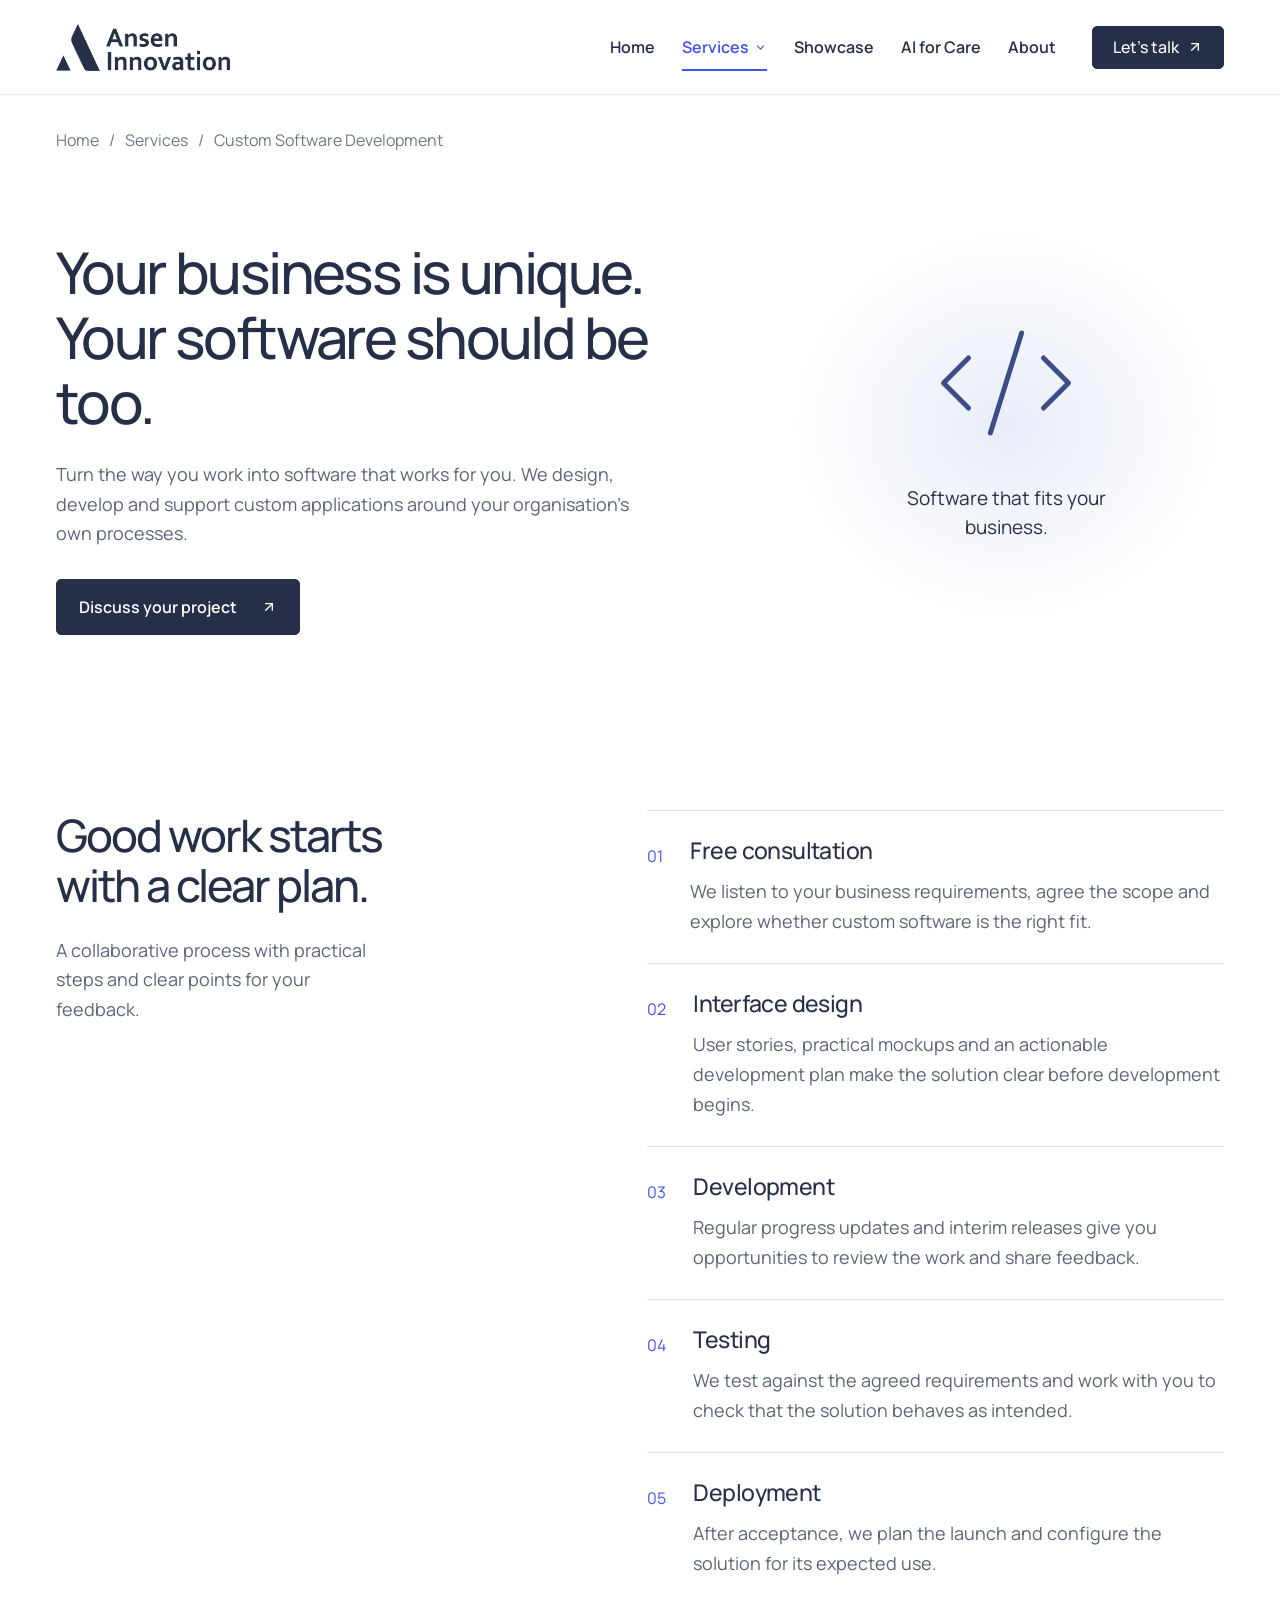
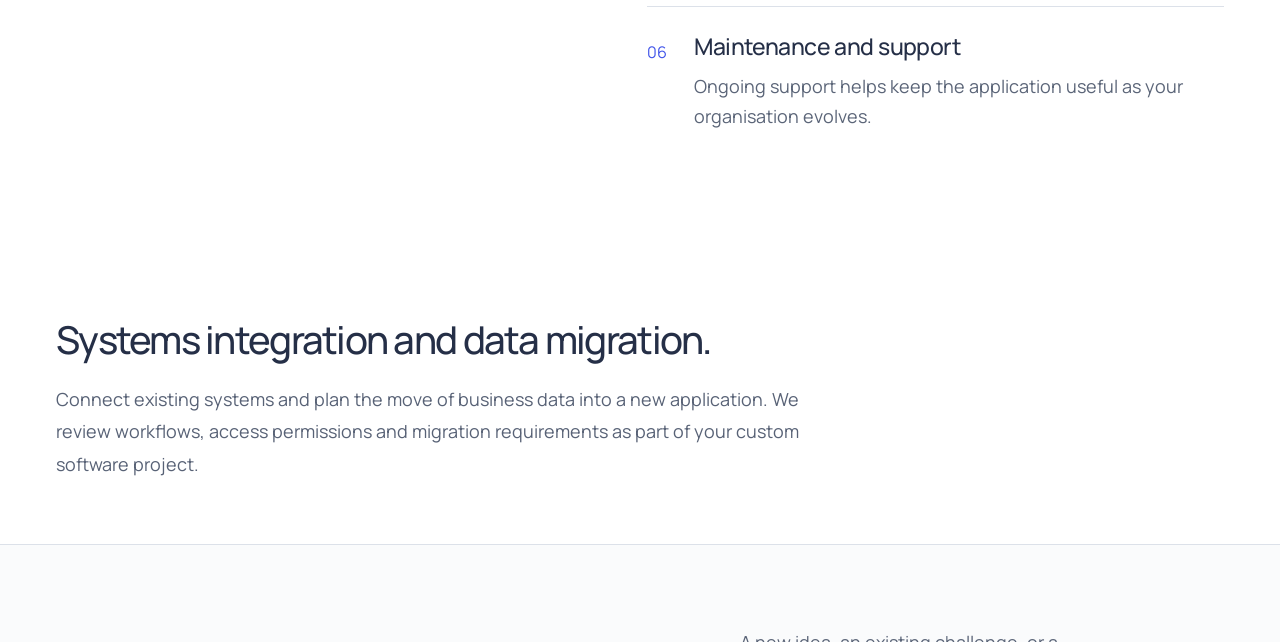
<file: data-migration-and-security.html>
<!DOCTYPE html>
<html lang="en-AU"><head>
<meta charset="utf-8">
<meta name="viewport" content="width=device-width, initial-scale=1">
<title>Page moved | Ansen Innovation</title>
<meta name="description" content="This service information has moved.">
<meta name="robots" content="index, follow, max-image-preview:large">
<link rel="canonical" href="https://anseninnov.com/custom-software-development.html">
<meta property="og:title" content="Page moved | Ansen Innovation">
<meta property="og:description" content="This service information has moved.">
<meta property="og:url" content="https://anseninnov.com/custom-software-development.html">
<meta property="og:site_name" content="Ansen Innovation">
<meta property="og:type" content="website">
<meta property="og:locale" content="en_AU">
<meta property="og:image" content="https://anseninnov.com/images/ansen-logo.png">
<meta property="og:image:type" content="image/png">
<meta property="og:image:width" content="608">
<meta property="og:image:height" content="163">
<meta property="og:image:alt" content="Ansen Innovation logo">
<meta name="twitter:card" content="summary">
<meta name="twitter:title" content="Page moved | Ansen Innovation">
<meta name="twitter:description" content="This service information has moved.">
<meta name="twitter:image" content="https://anseninnov.com/images/ansen-logo.png">
<meta name="twitter:image:alt" content="Ansen Innovation logo">
<link rel="icon" type="image/png" href="./favicon.png">
<link rel="stylesheet" href="./assets/site.css">
<meta http-equiv="refresh" content="0; url=./custom-software-development.html"></head><body><main class="wrap error-page"><h1>This page has moved.</h1><p>Continue to Custom Software Development.</p><a class="action-button" href="./custom-software-development.html">View service</a></main></body></html>
</file>
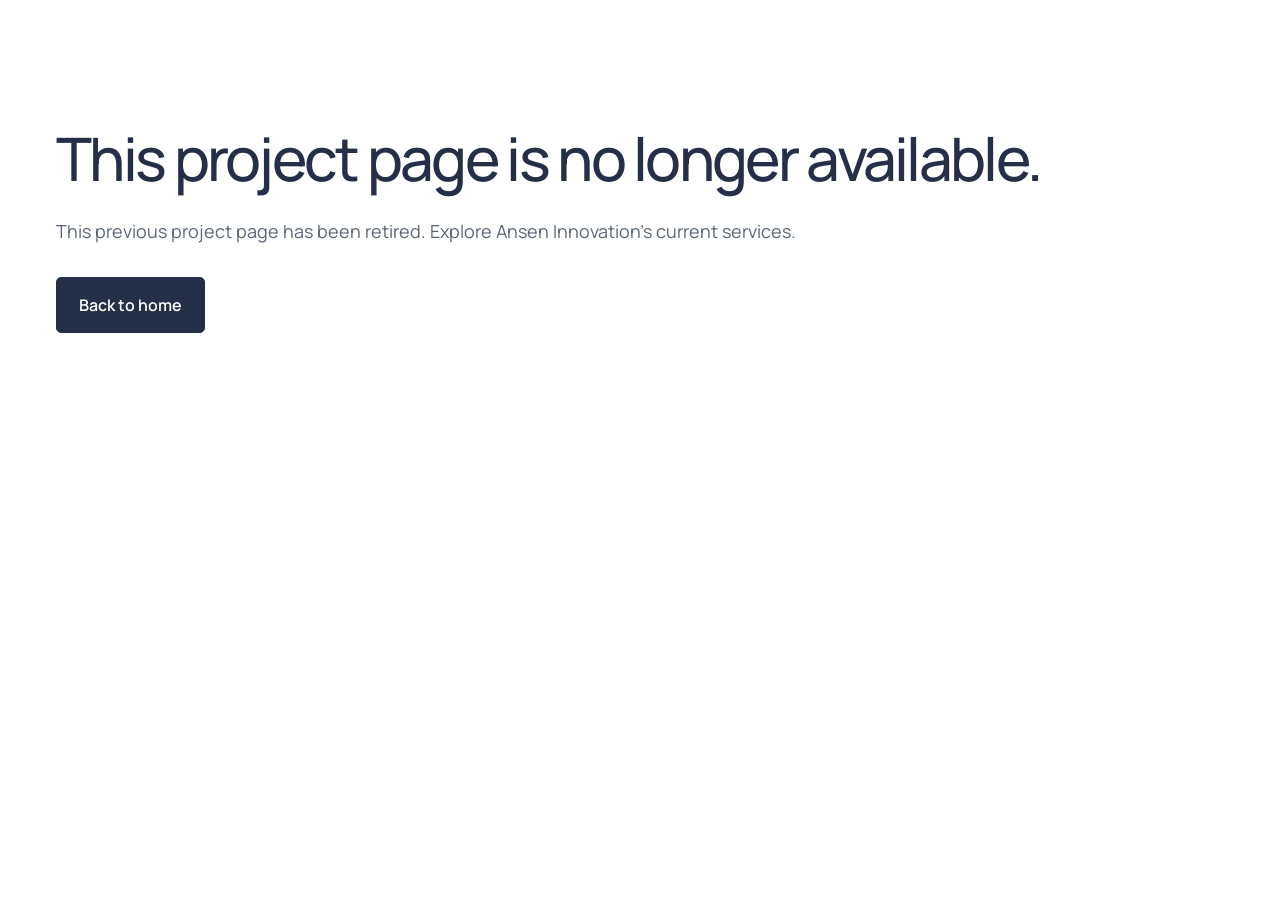
<file: next-generation-emerging-technologies.html>
<!DOCTYPE html>
<html lang="en-AU"><head>
<meta charset="utf-8">
<meta name="viewport" content="width=device-width, initial-scale=1">
<title>This project page is no longer available. | Ansen Innovation</title>
<meta name="description" content="This previous project page has been retired. Explore Ansen Innovation’s current services.">
<meta name="robots" content="noindex, follow">
<link rel="canonical" href="https://anseninnov.com/next-generation-emerging-technologies.html">
<meta property="og:title" content="This project page is no longer available. | Ansen Innovation">
<meta property="og:description" content="This previous project page has been retired. Explore Ansen Innovation’s current services.">
<meta property="og:url" content="https://anseninnov.com/next-generation-emerging-technologies.html">
<meta property="og:site_name" content="Ansen Innovation">
<meta property="og:type" content="website">
<meta property="og:locale" content="en_AU">
<meta property="og:image" content="https://anseninnov.com/images/ansen-logo.png">
<meta property="og:image:type" content="image/png">
<meta property="og:image:width" content="608">
<meta property="og:image:height" content="163">
<meta property="og:image:alt" content="Ansen Innovation logo">
<meta name="twitter:card" content="summary">
<meta name="twitter:title" content="This project page is no longer available. | Ansen Innovation">
<meta name="twitter:description" content="This previous project page has been retired. Explore Ansen Innovation’s current services.">
<meta name="twitter:image" content="https://anseninnov.com/images/ansen-logo.png">
<meta name="twitter:image:alt" content="Ansen Innovation logo">
<link rel="icon" type="image/png" href="./favicon.png">
<link rel="stylesheet" href="./assets/site.css">
</head><body><main class="wrap error-page"><h1>This project page is no longer available.</h1><p>This previous project page has been retired. Explore Ansen Innovation’s current services.</p><a class="action-button" href="./">Back to home</a></main></body></html>
</file>
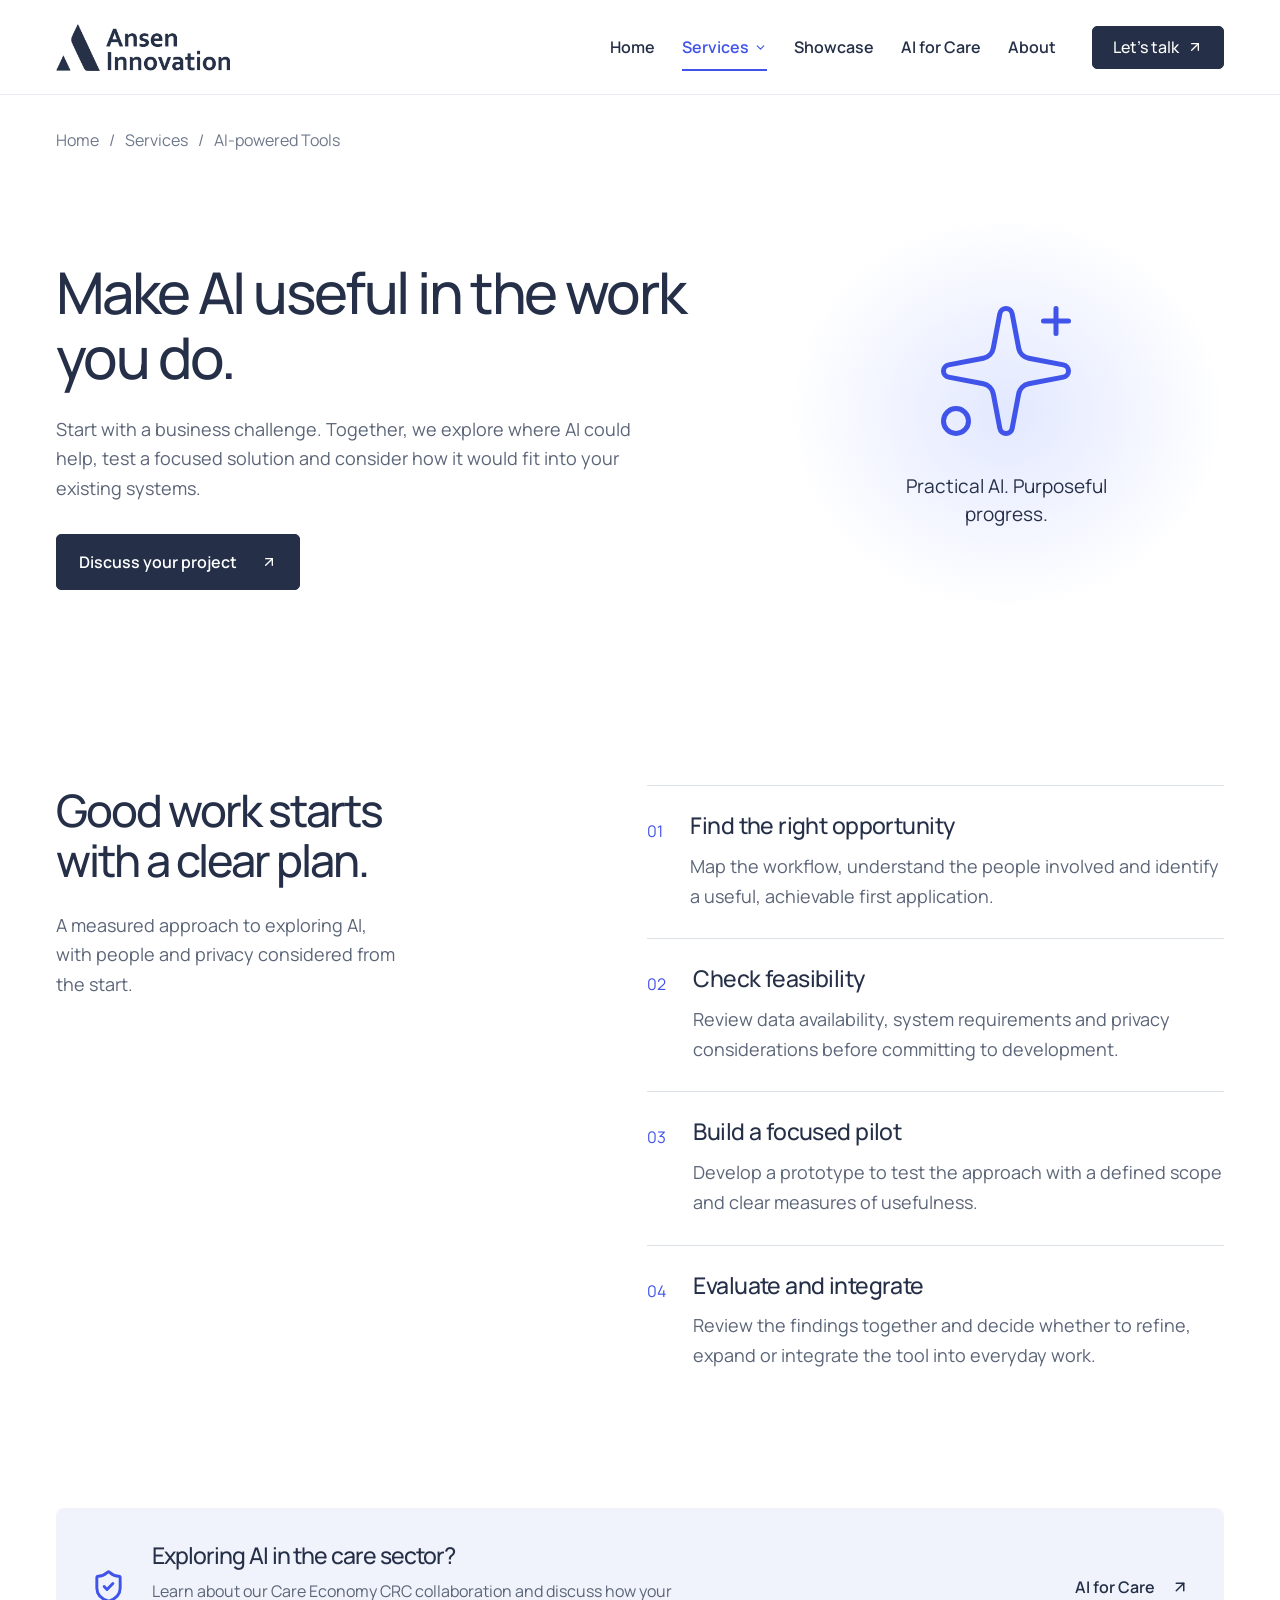
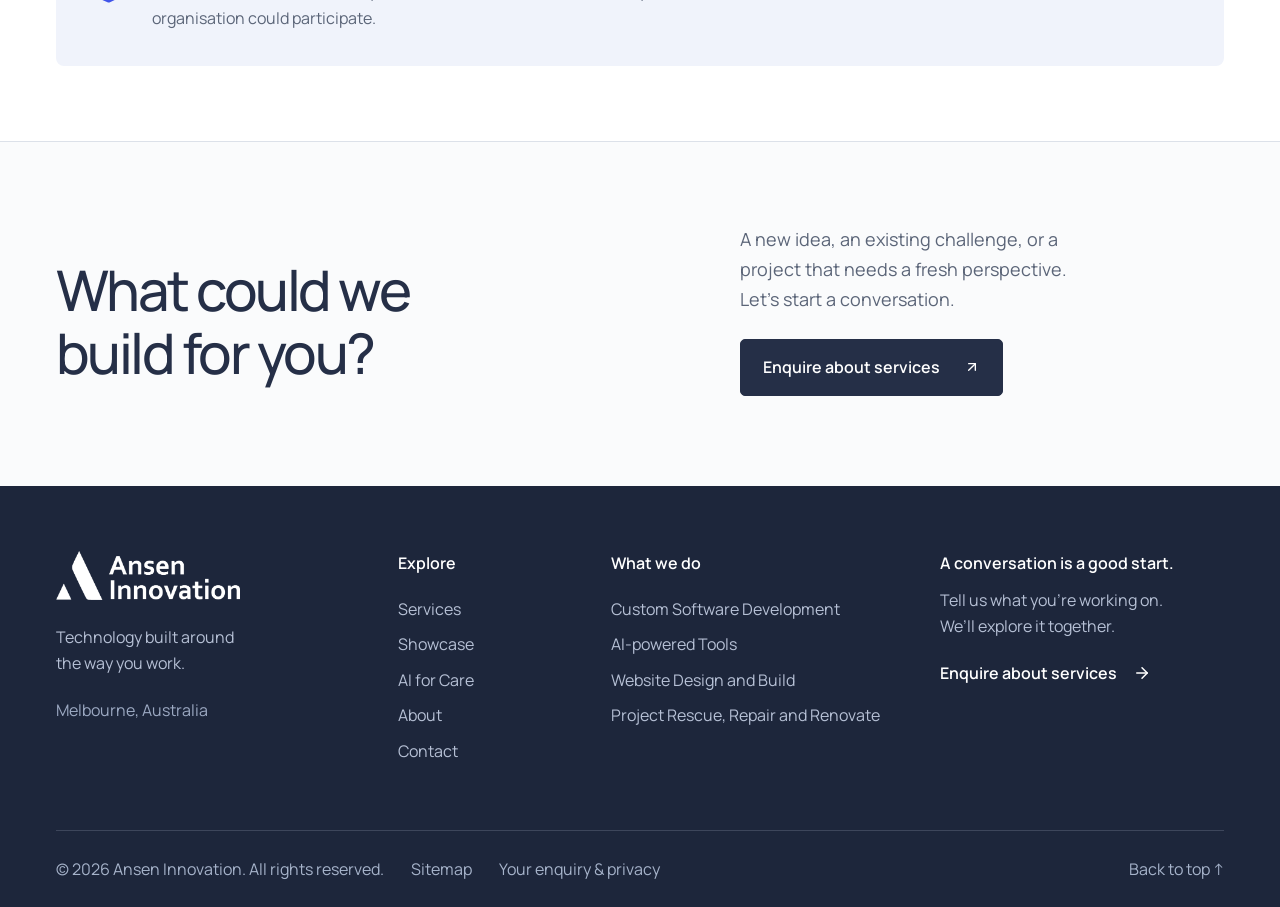
<file: product-demo-and-proof-of-concept.html>
<!DOCTYPE html>
<html lang="en-AU"><head>
<meta charset="utf-8">
<meta name="viewport" content="width=device-width, initial-scale=1">
<title>Page moved | Ansen Innovation</title>
<meta name="description" content="This service information has moved.">
<meta name="robots" content="index, follow, max-image-preview:large">
<link rel="canonical" href="https://anseninnov.com/ai-powered-tools.html">
<meta property="og:title" content="Page moved | Ansen Innovation">
<meta property="og:description" content="This service information has moved.">
<meta property="og:url" content="https://anseninnov.com/ai-powered-tools.html">
<meta property="og:site_name" content="Ansen Innovation">
<meta property="og:type" content="website">
<meta property="og:locale" content="en_AU">
<meta property="og:image" content="https://anseninnov.com/images/ansen-logo.png">
<meta property="og:image:type" content="image/png">
<meta property="og:image:width" content="608">
<meta property="og:image:height" content="163">
<meta property="og:image:alt" content="Ansen Innovation logo">
<meta name="twitter:card" content="summary">
<meta name="twitter:title" content="Page moved | Ansen Innovation">
<meta name="twitter:description" content="This service information has moved.">
<meta name="twitter:image" content="https://anseninnov.com/images/ansen-logo.png">
<meta name="twitter:image:alt" content="Ansen Innovation logo">
<link rel="icon" type="image/png" href="./favicon.png">
<link rel="stylesheet" href="./assets/site.css">
<meta http-equiv="refresh" content="0; url=./ai-powered-tools.html"></head><body><main class="wrap error-page"><h1>This page has moved.</h1><p>Continue to AI-powered Tools.</p><a class="action-button" href="./ai-powered-tools.html">View service</a></main></body></html>
</file>
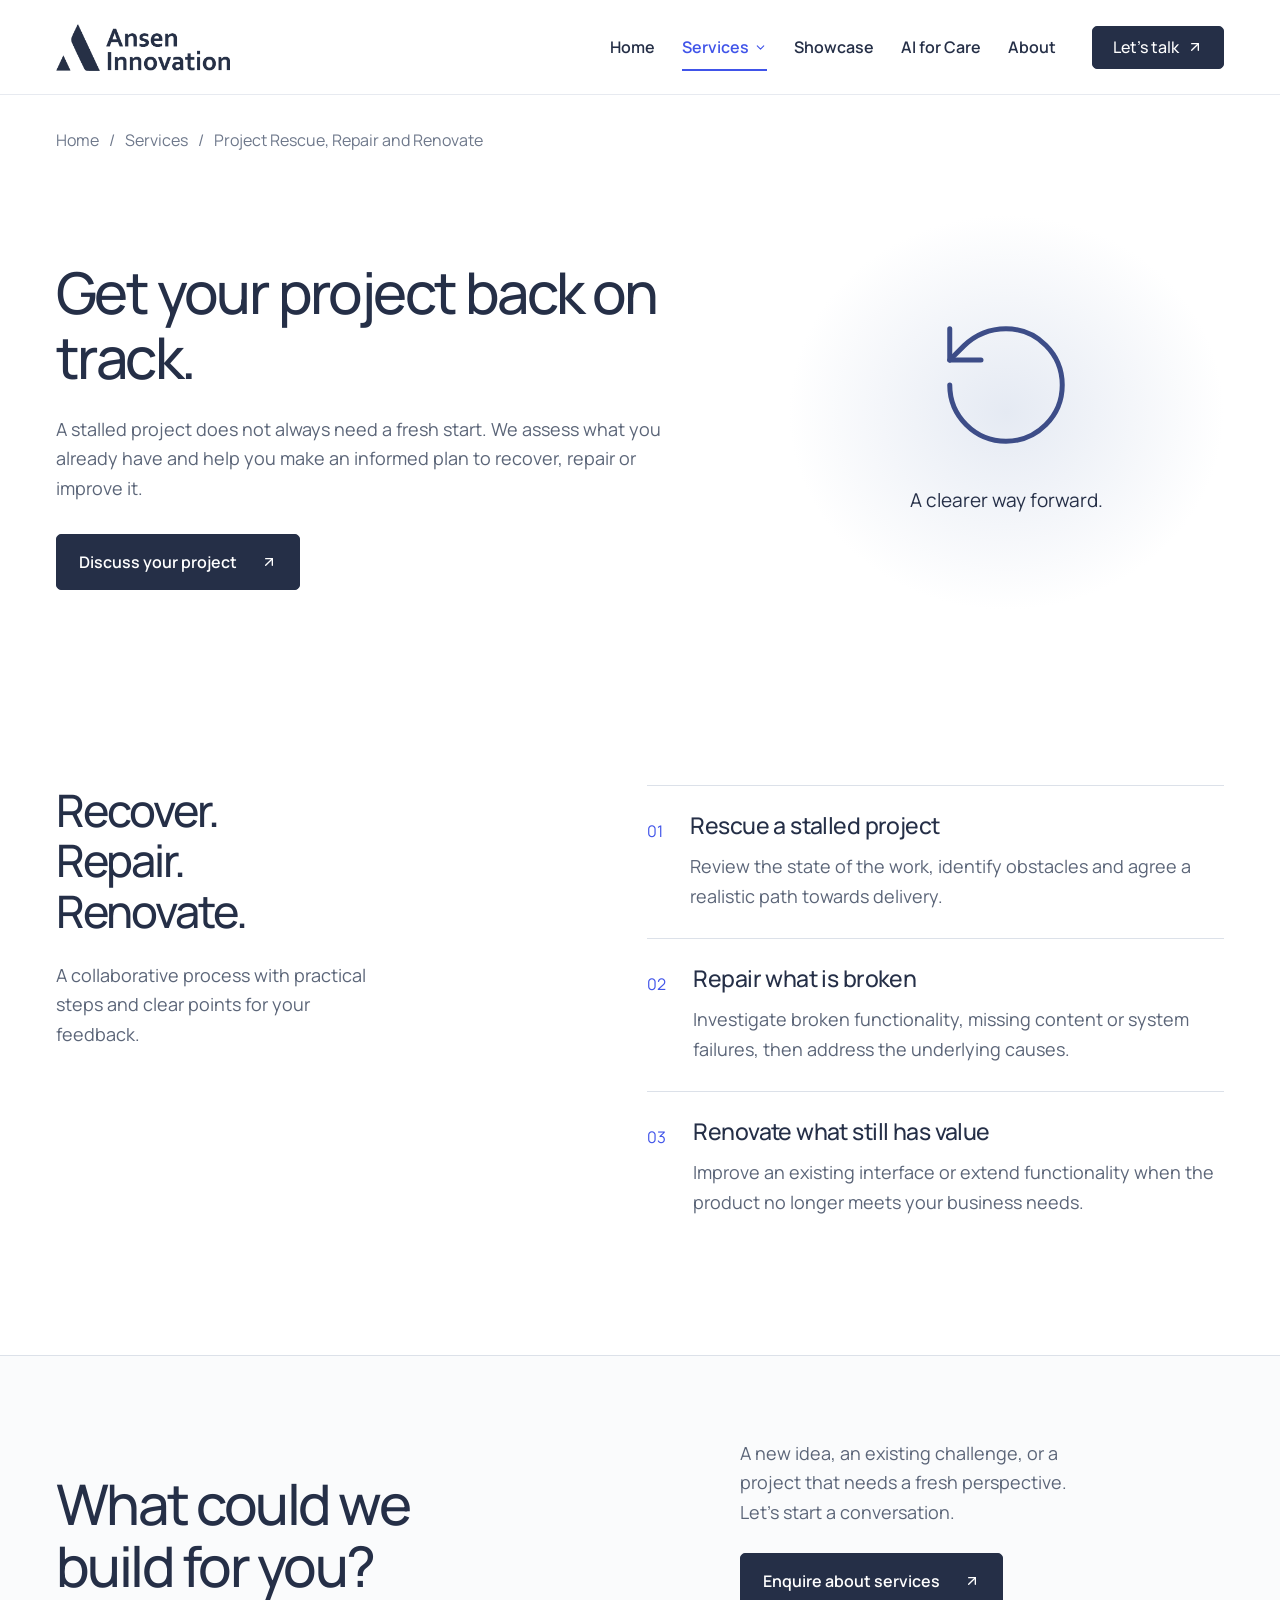
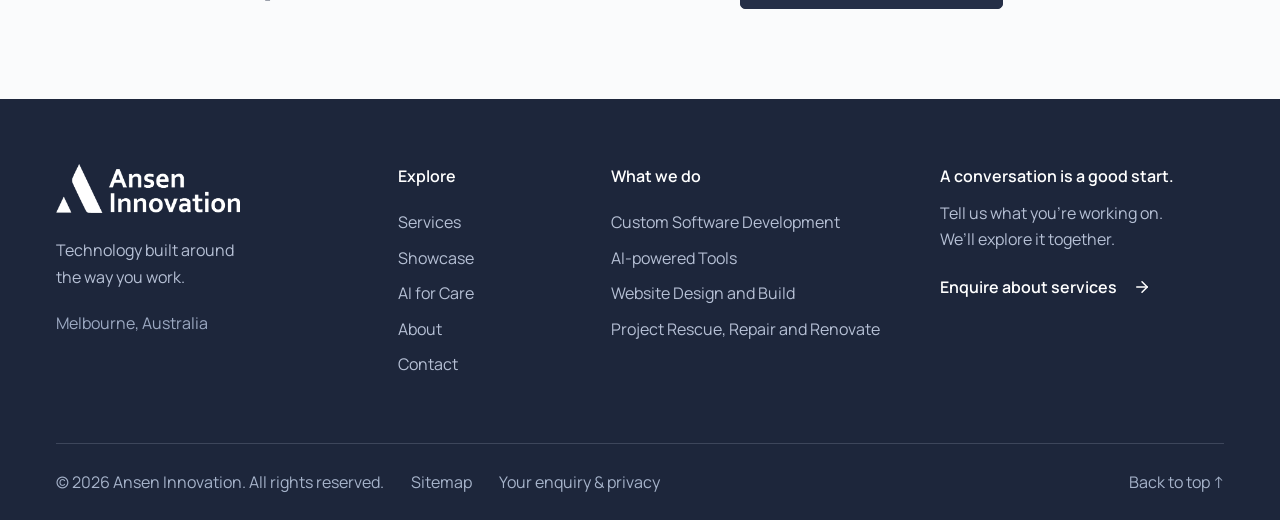
<file: project-rescue-repair-and-renovate.html>
<!DOCTYPE html>
<html lang="en-AU"><head>
<meta charset="utf-8">
<meta name="viewport" content="width=device-width, initial-scale=1">
<title>Software &amp; Website Project Rescue | Ansen Innovation</title>
<meta name="description" content="Get a stalled software or website project moving again. Ansen Innovation reviews existing work, repairs problems and plans practical improvements.">
<meta name="robots" content="index, follow, max-image-preview:large">
<link rel="canonical" href="https://anseninnov.com/project-rescue-repair-and-renovate.html">
<meta property="og:title" content="Software &amp; Website Project Rescue | Ansen Innovation">
<meta property="og:description" content="Get a stalled software or website project moving again. Ansen Innovation reviews existing work, repairs problems and plans practical improvements.">
<meta property="og:url" content="https://anseninnov.com/project-rescue-repair-and-renovate.html">
<meta property="og:site_name" content="Ansen Innovation">
<meta property="og:type" content="website">
<meta property="og:locale" content="en_AU">
<meta property="og:image" content="https://anseninnov.com/images/ansen-logo.png">
<meta property="og:image:type" content="image/png">
<meta property="og:image:width" content="608">
<meta property="og:image:height" content="163">
<meta property="og:image:alt" content="Ansen Innovation logo">
<meta name="twitter:card" content="summary">
<meta name="twitter:title" content="Software &amp; Website Project Rescue | Ansen Innovation">
<meta name="twitter:description" content="Get a stalled software or website project moving again. Ansen Innovation reviews existing work, repairs problems and plans practical improvements.">
<meta name="twitter:image" content="https://anseninnov.com/images/ansen-logo.png">
<meta name="twitter:image:alt" content="Ansen Innovation logo">
<link rel="icon" type="image/png" href="./favicon.png">
<link rel="stylesheet" href="./assets/site.css">
<script type="application/ld+json">{"@context":"https://schema.org","@graph":[{"@type":"Organization","@id":"https://anseninnov.com/#organisation","name":"Ansen Innovation","url":"https://anseninnov.com/","logo":{"@type":"ImageObject","url":"https://anseninnov.com/images/ansen-logo.png","width":608,"height":163}},{"@type":"WebSite","@id":"https://anseninnov.com/#website","name":"Ansen Innovation","url":"https://anseninnov.com/","publisher":{"@id":"https://anseninnov.com/#organisation"},"inLanguage":"en-AU"},{"@type":"WebPage","@id":"https://anseninnov.com/project-rescue-repair-and-renovate.html#webpage","url":"https://anseninnov.com/project-rescue-repair-and-renovate.html","name":"Software & Website Project Rescue | Ansen Innovation","description":"Get a stalled software or website project moving again. Ansen Innovation reviews existing work, repairs problems and plans practical improvements.","inLanguage":"en-AU","isPartOf":{"@id":"https://anseninnov.com/#website"},"about":{"@id":"https://anseninnov.com/#organisation"},"dateModified":"2026-09-23","breadcrumb":{"@id":"https://anseninnov.com/project-rescue-repair-and-renovate.html#breadcrumb"},"mainEntity":{"@id":"https://anseninnov.com/project-rescue-repair-and-renovate.html#service"}},{"@type":"BreadcrumbList","@id":"https://anseninnov.com/project-rescue-repair-and-renovate.html#breadcrumb","itemListElement":[{"@type":"ListItem","position":1,"name":"Home","item":"https://anseninnov.com/"},{"@type":"ListItem","position":2,"name":"Services","item":"https://anseninnov.com/services.html"},{"@type":"ListItem","position":3,"name":"Project Rescue, Repair and Renovate","item":"https://anseninnov.com/project-rescue-repair-and-renovate.html"}]},{"@type":"Service","@id":"https://anseninnov.com/project-rescue-repair-and-renovate.html#service","name":"Project Rescue, Repair and Renovate","description":"Get a stalled software or website project moving again. Ansen Innovation reviews existing work, repairs problems and plans practical improvements.","url":"https://anseninnov.com/project-rescue-repair-and-renovate.html","provider":{"@id":"https://anseninnov.com/#organisation"}}]}</script>
</head><body><a class="skip-link" href="#main">Skip to content</a><header class="site-header"><div class="header-inner"><a href="./" class="brand" aria-label="Ansen Innovation home"><img src="./images/ansen-logo.png" width="608" height="163" alt="Ansen Innovation"></a><button class="menu-toggle" aria-label="Open navigation" aria-expanded="false" aria-controls="main-navigation"><svg xmlns="http://www.w3.org/2000/svg" width="24" height="24" viewbox="0 0 24 24" fill="none" stroke="currentColor" stroke-width="2" stroke-linecap="round" stroke-linejoin="round" class="lucide lucide-menu" aria-hidden="true"><path d="M4 5h16"></path><path d="M4 12h16"></path><path d="M4 19h16"></path></svg></button><nav id="main-navigation" aria-label="Main navigation" class="navigation"><div class="nav-group"><a class="nav-link" href="./">Home</a></div><div class="nav-group has-submenu"><a class="nav-link active" href="./services.html">Services<svg xmlns="http://www.w3.org/2000/svg" width="13" height="13" viewbox="0 0 24 24" fill="none" stroke="currentColor" stroke-width="2" stroke-linecap="round" stroke-linejoin="round" class="lucide lucide-chevron-down" aria-hidden="true"><path d="m6 9 6 6 6-6"></path></svg></a><div class="submenu"><a href="./custom-software-development.html">Custom Software Development<svg xmlns="http://www.w3.org/2000/svg" width="15" height="15" viewbox="0 0 24 24" fill="none" stroke="currentColor" stroke-width="2" stroke-linecap="round" stroke-linejoin="round" class="lucide lucide-arrow-up-right" aria-hidden="true"><path d="M7 7h10v10"></path><path d="M7 17 17 7"></path></svg></a><a href="./ai-powered-tools.html">AI-powered Tools<svg xmlns="http://www.w3.org/2000/svg" width="15" height="15" viewbox="0 0 24 24" fill="none" stroke="currentColor" stroke-width="2" stroke-linecap="round" stroke-linejoin="round" class="lucide lucide-arrow-up-right" aria-hidden="true"><path d="M7 7h10v10"></path><path d="M7 17 17 7"></path></svg></a><a href="./website-design-and-build.html">Website Design and Build<svg xmlns="http://www.w3.org/2000/svg" width="15" height="15" viewbox="0 0 24 24" fill="none" stroke="currentColor" stroke-width="2" stroke-linecap="round" stroke-linejoin="round" class="lucide lucide-arrow-up-right" aria-hidden="true"><path d="M7 7h10v10"></path><path d="M7 17 17 7"></path></svg></a><a href="./project-rescue-repair-and-renovate.html">Project Rescue, Repair and Renovate<svg xmlns="http://www.w3.org/2000/svg" width="15" height="15" viewbox="0 0 24 24" fill="none" stroke="currentColor" stroke-width="2" stroke-linecap="round" stroke-linejoin="round" class="lucide lucide-arrow-up-right" aria-hidden="true"><path d="M7 7h10v10"></path><path d="M7 17 17 7"></path></svg></a></div></div><div class="nav-group"><a class="nav-link" href="./showcase.html">Showcase</a></div><div class="nav-group"><a class="nav-link" href="./collaboration.html">AI for Care</a></div><div class="nav-group"><a class="nav-link" href="./about.html">About</a></div></nav><a href="./contact.html" data-slot="button" data-variant="default" data-size="default" class="inline-flex shrink-0 items-center justify-center gap-2 rounded-md text-sm font-medium whitespace-nowrap transition-all outline-none focus-visible:border-ring focus-visible:ring-[3px] focus-visible:ring-ring/50 disabled:pointer-events-none disabled:opacity-50 aria-invalid:border-destructive aria-invalid:ring-destructive/20 dark:aria-invalid:ring-destructive/40 [&amp;_svg]:pointer-events-none [&amp;_svg]:shrink-0 [&amp;_svg:not([class*='size-'])]:size-4 bg-primary text-primary-foreground hover:bg-primary/90 h-9 px-4 py-2 has-[&gt;svg]:px-3 header-cta">Let’s talk <svg xmlns="http://www.w3.org/2000/svg" width="17" height="17" viewbox="0 0 24 24" fill="none" stroke="currentColor" stroke-width="2" stroke-linecap="round" stroke-linejoin="round" class="lucide lucide-arrow-up-right" aria-hidden="true"><path d="M7 7h10v10"></path><path d="M7 17 17 7"></path></svg></a></div></header><main id="main"><section class="service-hero wrap" id="top"><nav class="breadcrumb" aria-label="Breadcrumb"><a href="./">Home</a><span>/</span><a href="./services.html">Services</a><span>/</span><span aria-current="page">Project Rescue, Repair and Renovate</span></nav><div class="service-hero-grid"><div><h1>Get your project back on track.</h1><p>A stalled project does not always need a fresh start. We assess what you already have and help you make an informed plan to recover, repair or improve it.</p><a href="./contact.html?topic=Project%20Rescue%2C%20Repair%20and%20Renovate" data-slot="button" data-variant="default" data-size="default" class="inline-flex shrink-0 items-center justify-center gap-2 rounded-md text-sm font-medium whitespace-nowrap transition-all outline-none focus-visible:border-ring focus-visible:ring-[3px] focus-visible:ring-ring/50 disabled:pointer-events-none disabled:opacity-50 aria-invalid:border-destructive aria-invalid:ring-destructive/20 dark:aria-invalid:ring-destructive/40 [&amp;_svg]:pointer-events-none [&amp;_svg]:shrink-0 [&amp;_svg:not([class*='size-'])]:size-4 bg-primary text-primary-foreground hover:bg-primary/90 h-9 px-4 py-2 has-[&gt;svg]:px-3 action-button">Discuss your project<svg xmlns="http://www.w3.org/2000/svg" width="18" height="18" viewbox="0 0 24 24" fill="none" stroke="currentColor" stroke-width="2" stroke-linecap="round" stroke-linejoin="round" class="lucide lucide-arrow-up-right" aria-hidden="true"><path d="M7 7h10v10"></path><path d="M7 17 17 7"></path></svg></a></div><div class="service-symbol symbol-3"><svg xmlns="http://www.w3.org/2000/svg" width="150" height="150" viewbox="0 0 24 24" fill="none" stroke="currentColor" stroke-width="0.8" stroke-linecap="round" stroke-linejoin="round" class="lucide lucide-rotate-ccw" aria-hidden="true"><path d="M3 12a9 9 0 1 0 9-9 9.75 9.75 0 0 0-6.74 2.74L3 8"></path><path d="M3 3v5h5"></path></svg><div>A clearer way forward.</div></div></div></section><section class="section wrap process-section"><div><h2>Recover.<br>Repair.<br>Renovate.</h2><p>A collaborative process with practical steps and clear points for your feedback.</p></div><div class="process-steps"><article><span>01</span><div><h3>Rescue a stalled project</h3><p>Review the state of the work, identify obstacles and agree a realistic path towards delivery.</p></div></article><article><span>02</span><div><h3>Repair what is broken</h3><p>Investigate broken functionality, missing content or system failures, then address the underlying causes.</p></div></article><article><span>03</span><div><h3>Renovate what still has value</h3><p>Improve an existing interface or extend functionality when the product no longer meets your business needs.</p></div></article></div></section><section class="closing"><div class="wrap closing-inner"><div><h2>What could we<br>build for you?</h2></div><div><p>A new idea, an existing challenge, or a project that needs a fresh perspective. Let’s start a conversation.</p><a href="./contact.html" data-slot="button" data-variant="default" data-size="default" class="inline-flex shrink-0 items-center justify-center gap-2 rounded-md text-sm font-medium whitespace-nowrap transition-all outline-none focus-visible:border-ring focus-visible:ring-[3px] focus-visible:ring-ring/50 disabled:pointer-events-none disabled:opacity-50 aria-invalid:border-destructive aria-invalid:ring-destructive/20 dark:aria-invalid:ring-destructive/40 [&amp;_svg]:pointer-events-none [&amp;_svg]:shrink-0 [&amp;_svg:not([class*='size-'])]:size-4 bg-primary text-primary-foreground hover:bg-primary/90 h-9 px-4 py-2 has-[&gt;svg]:px-3 action-button">Enquire about services<svg xmlns="http://www.w3.org/2000/svg" width="18" height="18" viewbox="0 0 24 24" fill="none" stroke="currentColor" stroke-width="2" stroke-linecap="round" stroke-linejoin="round" class="lucide lucide-arrow-up-right" aria-hidden="true"><path d="M7 7h10v10"></path><path d="M7 17 17 7"></path></svg></a></div></div></section></main><footer class="site-footer"><div class="wrap footer-main"><div><a class="brand footer-brand" href="./"><img src="./images/ansen-logo.png" width="608" height="163" alt="Ansen Innovation"></a><p>Technology built around<br>the way you work.</p><span class="footer-location">Melbourne, Australia</span></div><div class="footer-column"><h2>Explore</h2><a href="./services.html">Services</a><a href="./showcase.html">Showcase</a><a href="./collaboration.html">AI for Care</a><a href="./about.html">About</a><a href="./contact.html">Contact</a></div><div class="footer-column"><h2>What we do</h2><a href="./custom-software-development.html">Custom Software Development</a><a href="./ai-powered-tools.html">AI-powered Tools</a><a href="./website-design-and-build.html">Website Design and Build</a><a href="./project-rescue-repair-and-renovate.html">Project Rescue, Repair and Renovate</a></div><div class="footer-note"><h2>A conversation is a good start.</h2><p>Tell us what you’re working on.<br>We’ll explore it together.</p><a href="./contact.html" class="text-link light">Enquire about services <svg xmlns="http://www.w3.org/2000/svg" width="18" height="18" viewbox="0 0 24 24" fill="none" stroke="currentColor" stroke-width="2" stroke-linecap="round" stroke-linejoin="round" class="lucide lucide-arrow-right" aria-hidden="true"><path d="M5 12h14"></path><path d="m12 5 7 7-7 7"></path></svg></a></div></div><div class="wrap footer-bottom"><span>© 2026 Ansen Innovation. All rights reserved.</span><a href="./sitemap.html">Sitemap</a><a href="./contact.html#privacy">Your enquiry &amp; privacy</a><a class="back-top" href="#top">Back to top ↑</a></div></footer><div hidden=""><template id="B:0"></template></div><div hidden id="S:0"><div hidden=""></div></div><script src="./assets/site.js" defer></script></body></html>
</file>
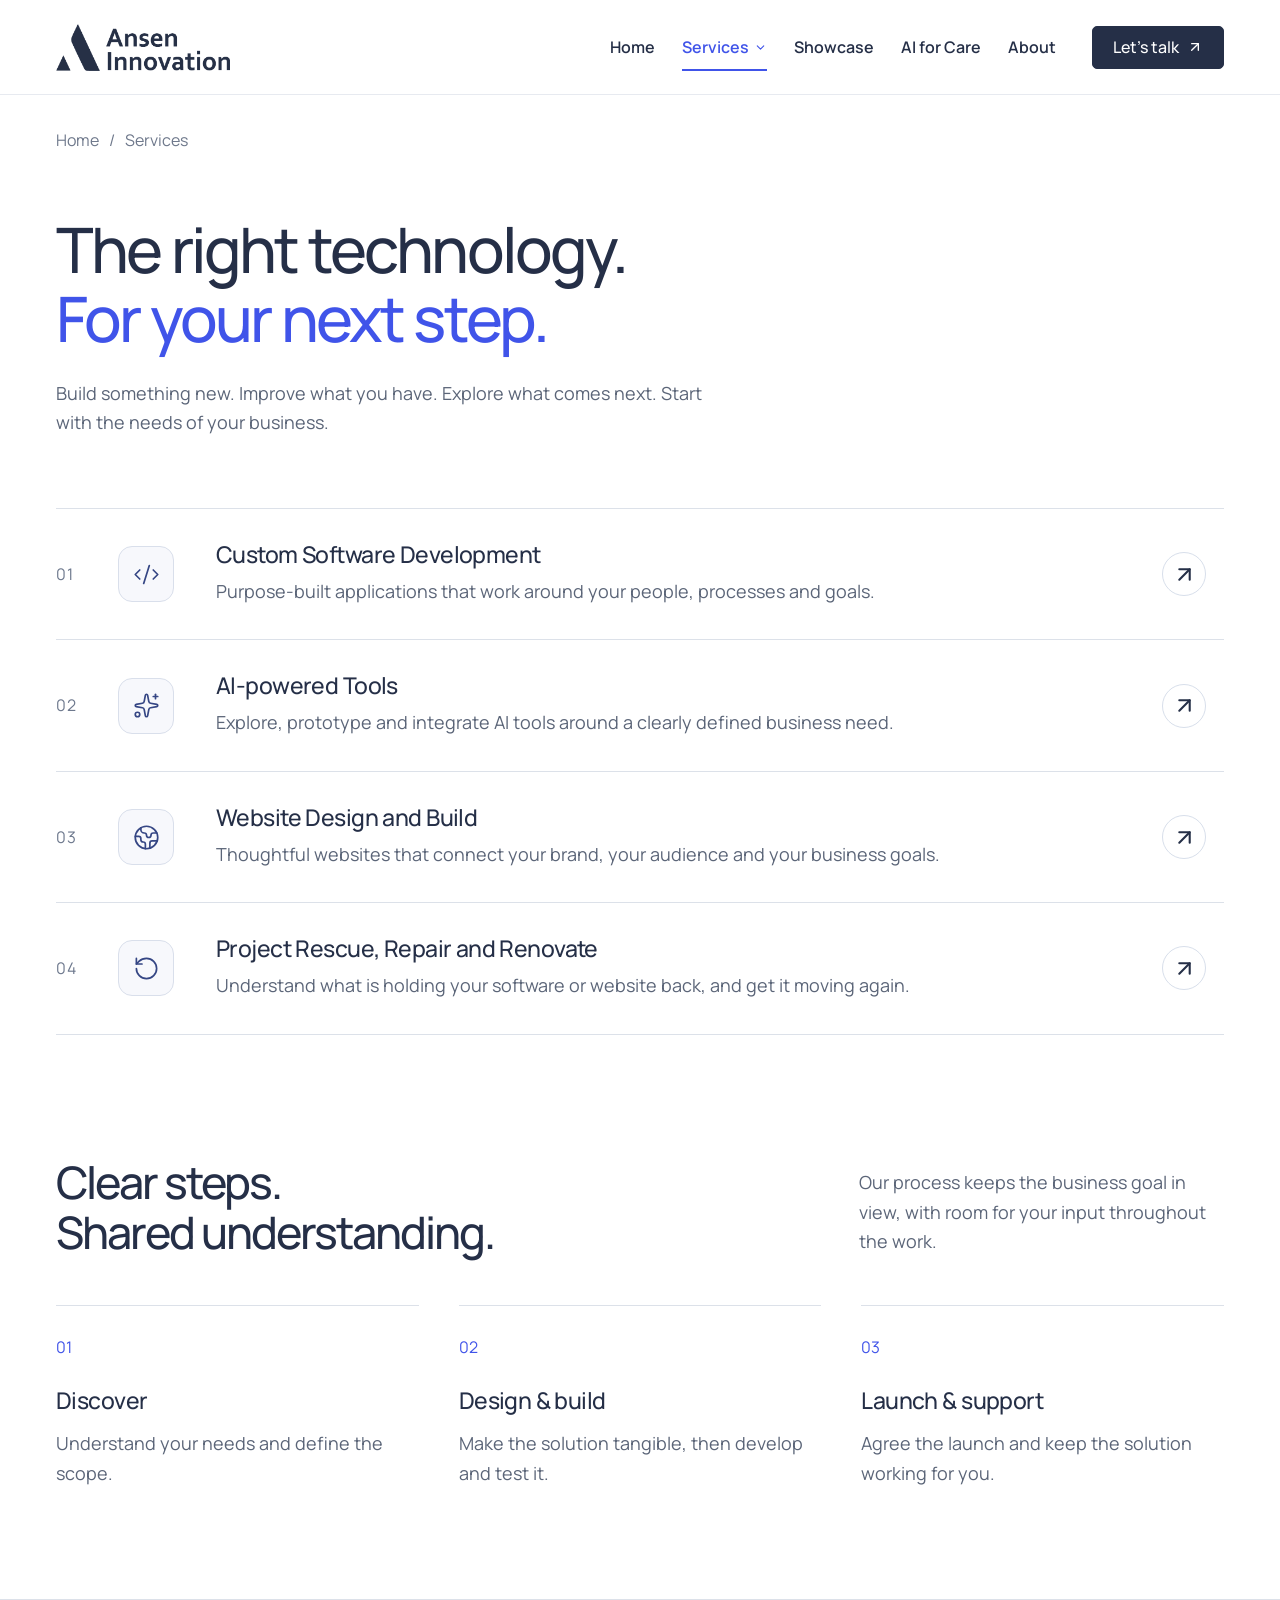
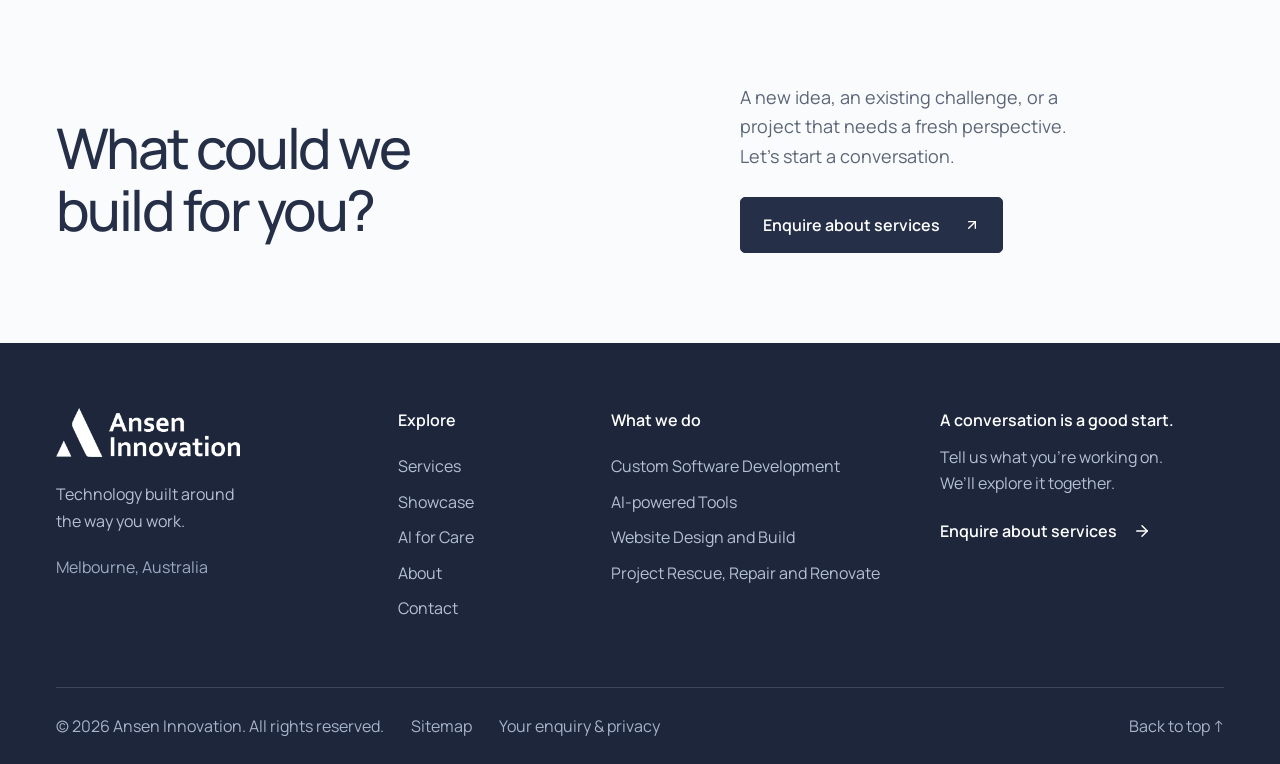
<file: services.html>
<!DOCTYPE html>
<html lang="en-AU"><head>
<meta charset="utf-8">
<meta name="viewport" content="width=device-width, initial-scale=1">
<title>Software, AI &amp; Website Services | Ansen Innovation</title>
<meta name="description" content="Explore custom software development, practical AI tools, website design and project rescue with Ansen Innovation, a Melbourne technology partner.">
<meta name="robots" content="index, follow, max-image-preview:large">
<link rel="canonical" href="https://anseninnov.com/services.html">
<meta property="og:title" content="Software, AI &amp; Website Services | Ansen Innovation">
<meta property="og:description" content="Explore custom software development, practical AI tools, website design and project rescue with Ansen Innovation, a Melbourne technology partner.">
<meta property="og:url" content="https://anseninnov.com/services.html">
<meta property="og:site_name" content="Ansen Innovation">
<meta property="og:type" content="website">
<meta property="og:locale" content="en_AU">
<meta property="og:image" content="https://anseninnov.com/images/ansen-logo.png">
<meta property="og:image:type" content="image/png">
<meta property="og:image:width" content="608">
<meta property="og:image:height" content="163">
<meta property="og:image:alt" content="Ansen Innovation logo">
<meta name="twitter:card" content="summary">
<meta name="twitter:title" content="Software, AI &amp; Website Services | Ansen Innovation">
<meta name="twitter:description" content="Explore custom software development, practical AI tools, website design and project rescue with Ansen Innovation, a Melbourne technology partner.">
<meta name="twitter:image" content="https://anseninnov.com/images/ansen-logo.png">
<meta name="twitter:image:alt" content="Ansen Innovation logo">
<link rel="icon" type="image/png" href="./favicon.png">
<link rel="stylesheet" href="./assets/site.css">
<script type="application/ld+json">{"@context":"https://schema.org","@graph":[{"@type":"Organization","@id":"https://anseninnov.com/#organisation","name":"Ansen Innovation","url":"https://anseninnov.com/","logo":{"@type":"ImageObject","url":"https://anseninnov.com/images/ansen-logo.png","width":608,"height":163}},{"@type":"WebSite","@id":"https://anseninnov.com/#website","name":"Ansen Innovation","url":"https://anseninnov.com/","publisher":{"@id":"https://anseninnov.com/#organisation"},"inLanguage":"en-AU"},{"@type":"CollectionPage","@id":"https://anseninnov.com/services.html#webpage","url":"https://anseninnov.com/services.html","name":"Software, AI & Website Services | Ansen Innovation","description":"Explore custom software development, practical AI tools, website design and project rescue with Ansen Innovation, a Melbourne technology partner.","inLanguage":"en-AU","isPartOf":{"@id":"https://anseninnov.com/#website"},"about":{"@id":"https://anseninnov.com/#organisation"},"dateModified":"2026-09-23","breadcrumb":{"@id":"https://anseninnov.com/services.html#breadcrumb"}},{"@type":"BreadcrumbList","@id":"https://anseninnov.com/services.html#breadcrumb","itemListElement":[{"@type":"ListItem","position":1,"name":"Home","item":"https://anseninnov.com/"},{"@type":"ListItem","position":2,"name":"Services","item":"https://anseninnov.com/services.html"}]}]}</script>
</head><body><a class="skip-link" href="#main">Skip to content</a><header class="site-header"><div class="header-inner"><a href="./" class="brand" aria-label="Ansen Innovation home"><img src="./images/ansen-logo.png" width="608" height="163" alt="Ansen Innovation"></a><button class="menu-toggle" aria-label="Open navigation" aria-expanded="false" aria-controls="main-navigation"><svg xmlns="http://www.w3.org/2000/svg" width="24" height="24" viewbox="0 0 24 24" fill="none" stroke="currentColor" stroke-width="2" stroke-linecap="round" stroke-linejoin="round" class="lucide lucide-menu" aria-hidden="true"><path d="M4 5h16"></path><path d="M4 12h16"></path><path d="M4 19h16"></path></svg></button><nav id="main-navigation" aria-label="Main navigation" class="navigation"><div class="nav-group"><a class="nav-link" href="./">Home</a></div><div class="nav-group has-submenu"><a class="nav-link active" href="./services.html" aria-current="page">Services<svg xmlns="http://www.w3.org/2000/svg" width="13" height="13" viewbox="0 0 24 24" fill="none" stroke="currentColor" stroke-width="2" stroke-linecap="round" stroke-linejoin="round" class="lucide lucide-chevron-down" aria-hidden="true"><path d="m6 9 6 6 6-6"></path></svg></a><div class="submenu"><a href="./custom-software-development.html">Custom Software Development<svg xmlns="http://www.w3.org/2000/svg" width="15" height="15" viewbox="0 0 24 24" fill="none" stroke="currentColor" stroke-width="2" stroke-linecap="round" stroke-linejoin="round" class="lucide lucide-arrow-up-right" aria-hidden="true"><path d="M7 7h10v10"></path><path d="M7 17 17 7"></path></svg></a><a href="./ai-powered-tools.html">AI-powered Tools<svg xmlns="http://www.w3.org/2000/svg" width="15" height="15" viewbox="0 0 24 24" fill="none" stroke="currentColor" stroke-width="2" stroke-linecap="round" stroke-linejoin="round" class="lucide lucide-arrow-up-right" aria-hidden="true"><path d="M7 7h10v10"></path><path d="M7 17 17 7"></path></svg></a><a href="./website-design-and-build.html">Website Design and Build<svg xmlns="http://www.w3.org/2000/svg" width="15" height="15" viewbox="0 0 24 24" fill="none" stroke="currentColor" stroke-width="2" stroke-linecap="round" stroke-linejoin="round" class="lucide lucide-arrow-up-right" aria-hidden="true"><path d="M7 7h10v10"></path><path d="M7 17 17 7"></path></svg></a><a href="./project-rescue-repair-and-renovate.html">Project Rescue, Repair and Renovate<svg xmlns="http://www.w3.org/2000/svg" width="15" height="15" viewbox="0 0 24 24" fill="none" stroke="currentColor" stroke-width="2" stroke-linecap="round" stroke-linejoin="round" class="lucide lucide-arrow-up-right" aria-hidden="true"><path d="M7 7h10v10"></path><path d="M7 17 17 7"></path></svg></a></div></div><div class="nav-group"><a class="nav-link" href="./showcase.html">Showcase</a></div><div class="nav-group"><a class="nav-link" href="./collaboration.html">AI for Care</a></div><div class="nav-group"><a class="nav-link" href="./about.html">About</a></div></nav><a href="./contact.html" data-slot="button" data-variant="default" data-size="default" class="inline-flex shrink-0 items-center justify-center gap-2 rounded-md text-sm font-medium whitespace-nowrap transition-all outline-none focus-visible:border-ring focus-visible:ring-[3px] focus-visible:ring-ring/50 disabled:pointer-events-none disabled:opacity-50 aria-invalid:border-destructive aria-invalid:ring-destructive/20 dark:aria-invalid:ring-destructive/40 [&amp;_svg]:pointer-events-none [&amp;_svg]:shrink-0 [&amp;_svg:not([class*='size-'])]:size-4 bg-primary text-primary-foreground hover:bg-primary/90 h-9 px-4 py-2 has-[&gt;svg]:px-3 header-cta">Let’s talk <svg xmlns="http://www.w3.org/2000/svg" width="17" height="17" viewbox="0 0 24 24" fill="none" stroke="currentColor" stroke-width="2" stroke-linecap="round" stroke-linejoin="round" class="lucide lucide-arrow-up-right" aria-hidden="true"><path d="M7 7h10v10"></path><path d="M7 17 17 7"></path></svg></a></div></header><main id="main"><section class="page-hero wrap" id="top"><nav class="breadcrumb" aria-label="Breadcrumb"><a href="./">Home</a><span>/</span><span aria-current="page">Services</span></nav><h1>The right technology.<br><em>For your next step.</em></h1><p>Build something new. Improve what you have. Explore what comes next. Start with the needs of your business.</p></section><section class="wrap service-index"><div class="service-rows"><a class="service-row" href="./custom-software-development.html"><span class="row-number">01</span><span class="service-icon"><svg xmlns="http://www.w3.org/2000/svg" width="27" height="27" viewbox="0 0 24 24" fill="none" stroke="currentColor" stroke-width="1.5" stroke-linecap="round" stroke-linejoin="round" class="lucide lucide-code-xml" aria-hidden="true"><path d="m18 16 4-4-4-4"></path><path d="m6 8-4 4 4 4"></path><path d="m14.5 4-5 16"></path></svg></span><div><h3>Custom Software Development</h3><p>Purpose-built applications that work around your people, processes and goals.</p></div><span class="row-arrow"><svg xmlns="http://www.w3.org/2000/svg" width="25" height="25" viewbox="0 0 24 24" fill="none" stroke="currentColor" stroke-width="2" stroke-linecap="round" stroke-linejoin="round" class="lucide lucide-arrow-up-right" aria-hidden="true"><path d="M7 7h10v10"></path><path d="M7 17 17 7"></path></svg></span></a><a class="service-row" href="./ai-powered-tools.html"><span class="row-number">02</span><span class="service-icon"><svg xmlns="http://www.w3.org/2000/svg" width="27" height="27" viewbox="0 0 24 24" fill="none" stroke="currentColor" stroke-width="1.5" stroke-linecap="round" stroke-linejoin="round" class="lucide lucide-sparkles" aria-hidden="true"><path d="M11.017 2.814a1 1 0 0 1 1.966 0l1.051 5.558a2 2 0 0 0 1.594 1.594l5.558 1.051a1 1 0 0 1 0 1.966l-5.558 1.051a2 2 0 0 0-1.594 1.594l-1.051 5.558a1 1 0 0 1-1.966 0l-1.051-5.558a2 2 0 0 0-1.594-1.594l-5.558-1.051a1 1 0 0 1 0-1.966l5.558-1.051a2 2 0 0 0 1.594-1.594z"></path><path d="M20 2v4"></path><path d="M22 4h-4"></path><circle cx="4" cy="20" r="2"></circle></svg></span><div><h3>AI-powered Tools</h3><p>Explore, prototype and integrate AI tools around a clearly defined business need.</p></div><span class="row-arrow"><svg xmlns="http://www.w3.org/2000/svg" width="25" height="25" viewbox="0 0 24 24" fill="none" stroke="currentColor" stroke-width="2" stroke-linecap="round" stroke-linejoin="round" class="lucide lucide-arrow-up-right" aria-hidden="true"><path d="M7 7h10v10"></path><path d="M7 17 17 7"></path></svg></span></a><a class="service-row" href="./website-design-and-build.html"><span class="row-number">03</span><span class="service-icon"><svg xmlns="http://www.w3.org/2000/svg" width="27" height="27" viewbox="0 0 24 24" fill="none" stroke="currentColor" stroke-width="1.5" stroke-linecap="round" stroke-linejoin="round" class="lucide lucide-earth" aria-hidden="true"><path d="M21.54 15H17a2 2 0 0 0-2 2v4.54"></path><path d="M7 3.34V5a3 3 0 0 0 3 3a2 2 0 0 1 2 2c0 1.1.9 2 2 2a2 2 0 0 0 2-2c0-1.1.9-2 2-2h3.17"></path><path d="M11 21.95V18a2 2 0 0 0-2-2a2 2 0 0 1-2-2v-1a2 2 0 0 0-2-2H2.05"></path><circle cx="12" cy="12" r="10"></circle></svg></span><div><h3>Website Design and Build</h3><p>Thoughtful websites that connect your brand, your audience and your business goals.</p></div><span class="row-arrow"><svg xmlns="http://www.w3.org/2000/svg" width="25" height="25" viewbox="0 0 24 24" fill="none" stroke="currentColor" stroke-width="2" stroke-linecap="round" stroke-linejoin="round" class="lucide lucide-arrow-up-right" aria-hidden="true"><path d="M7 7h10v10"></path><path d="M7 17 17 7"></path></svg></span></a><a class="service-row" href="./project-rescue-repair-and-renovate.html"><span class="row-number">04</span><span class="service-icon"><svg xmlns="http://www.w3.org/2000/svg" width="27" height="27" viewbox="0 0 24 24" fill="none" stroke="currentColor" stroke-width="1.5" stroke-linecap="round" stroke-linejoin="round" class="lucide lucide-rotate-ccw" aria-hidden="true"><path d="M3 12a9 9 0 1 0 9-9 9.75 9.75 0 0 0-6.74 2.74L3 8"></path><path d="M3 3v5h5"></path></svg></span><div><h3>Project Rescue, Repair and Renovate</h3><p>Understand what is holding your software or website back, and get it moving again.</p></div><span class="row-arrow"><svg xmlns="http://www.w3.org/2000/svg" width="25" height="25" viewbox="0 0 24 24" fill="none" stroke="currentColor" stroke-width="2" stroke-linecap="round" stroke-linejoin="round" class="lucide lucide-arrow-up-right" aria-hidden="true"><path d="M7 7h10v10"></path><path d="M7 17 17 7"></path></svg></span></a></div></section><section class="section wrap"><div class="section-heading"><div><h2>Clear steps.<br>Shared understanding.</h2></div><p>Our process keeps the business goal in view, with room for your input throughout the work.</p></div><div class="three-columns"><div class="numbered-block"><span>01</span><h3>Discover</h3><p>Understand your needs and define the scope.</p></div><div class="numbered-block"><span>02</span><h3>Design &amp; build</h3><p>Make the solution tangible, then develop and test it.</p></div><div class="numbered-block"><span>03</span><h3>Launch &amp; support</h3><p>Agree the launch and keep the solution working for you.</p></div></div></section><section class="closing"><div class="wrap closing-inner"><div><h2>What could we<br>build for you?</h2></div><div><p>A new idea, an existing challenge, or a project that needs a fresh perspective. Let’s start a conversation.</p><a href="./contact.html" data-slot="button" data-variant="default" data-size="default" class="inline-flex shrink-0 items-center justify-center gap-2 rounded-md text-sm font-medium whitespace-nowrap transition-all outline-none focus-visible:border-ring focus-visible:ring-[3px] focus-visible:ring-ring/50 disabled:pointer-events-none disabled:opacity-50 aria-invalid:border-destructive aria-invalid:ring-destructive/20 dark:aria-invalid:ring-destructive/40 [&amp;_svg]:pointer-events-none [&amp;_svg]:shrink-0 [&amp;_svg:not([class*='size-'])]:size-4 bg-primary text-primary-foreground hover:bg-primary/90 h-9 px-4 py-2 has-[&gt;svg]:px-3 action-button">Enquire about services<svg xmlns="http://www.w3.org/2000/svg" width="18" height="18" viewbox="0 0 24 24" fill="none" stroke="currentColor" stroke-width="2" stroke-linecap="round" stroke-linejoin="round" class="lucide lucide-arrow-up-right" aria-hidden="true"><path d="M7 7h10v10"></path><path d="M7 17 17 7"></path></svg></a></div></div></section></main><footer class="site-footer"><div class="wrap footer-main"><div><a class="brand footer-brand" href="./"><img src="./images/ansen-logo.png" width="608" height="163" alt="Ansen Innovation"></a><p>Technology built around<br>the way you work.</p><span class="footer-location">Melbourne, Australia</span></div><div class="footer-column"><h2>Explore</h2><a href="./services.html">Services</a><a href="./showcase.html">Showcase</a><a href="./collaboration.html">AI for Care</a><a href="./about.html">About</a><a href="./contact.html">Contact</a></div><div class="footer-column"><h2>What we do</h2><a href="./custom-software-development.html">Custom Software Development</a><a href="./ai-powered-tools.html">AI-powered Tools</a><a href="./website-design-and-build.html">Website Design and Build</a><a href="./project-rescue-repair-and-renovate.html">Project Rescue, Repair and Renovate</a></div><div class="footer-note"><h2>A conversation is a good start.</h2><p>Tell us what you’re working on.<br>We’ll explore it together.</p><a href="./contact.html" class="text-link light">Enquire about services <svg xmlns="http://www.w3.org/2000/svg" width="18" height="18" viewbox="0 0 24 24" fill="none" stroke="currentColor" stroke-width="2" stroke-linecap="round" stroke-linejoin="round" class="lucide lucide-arrow-right" aria-hidden="true"><path d="M5 12h14"></path><path d="m12 5 7 7-7 7"></path></svg></a></div></div><div class="wrap footer-bottom"><span>© 2026 Ansen Innovation. All rights reserved.</span><a href="./sitemap.html">Sitemap</a><a href="./contact.html#privacy">Your enquiry &amp; privacy</a><a class="back-top" href="#top">Back to top ↑</a></div></footer><div hidden=""><template id="B:0"></template></div><div hidden id="S:0"><div hidden=""></div></div><script src="./assets/site.js" defer></script></body></html>
</file>
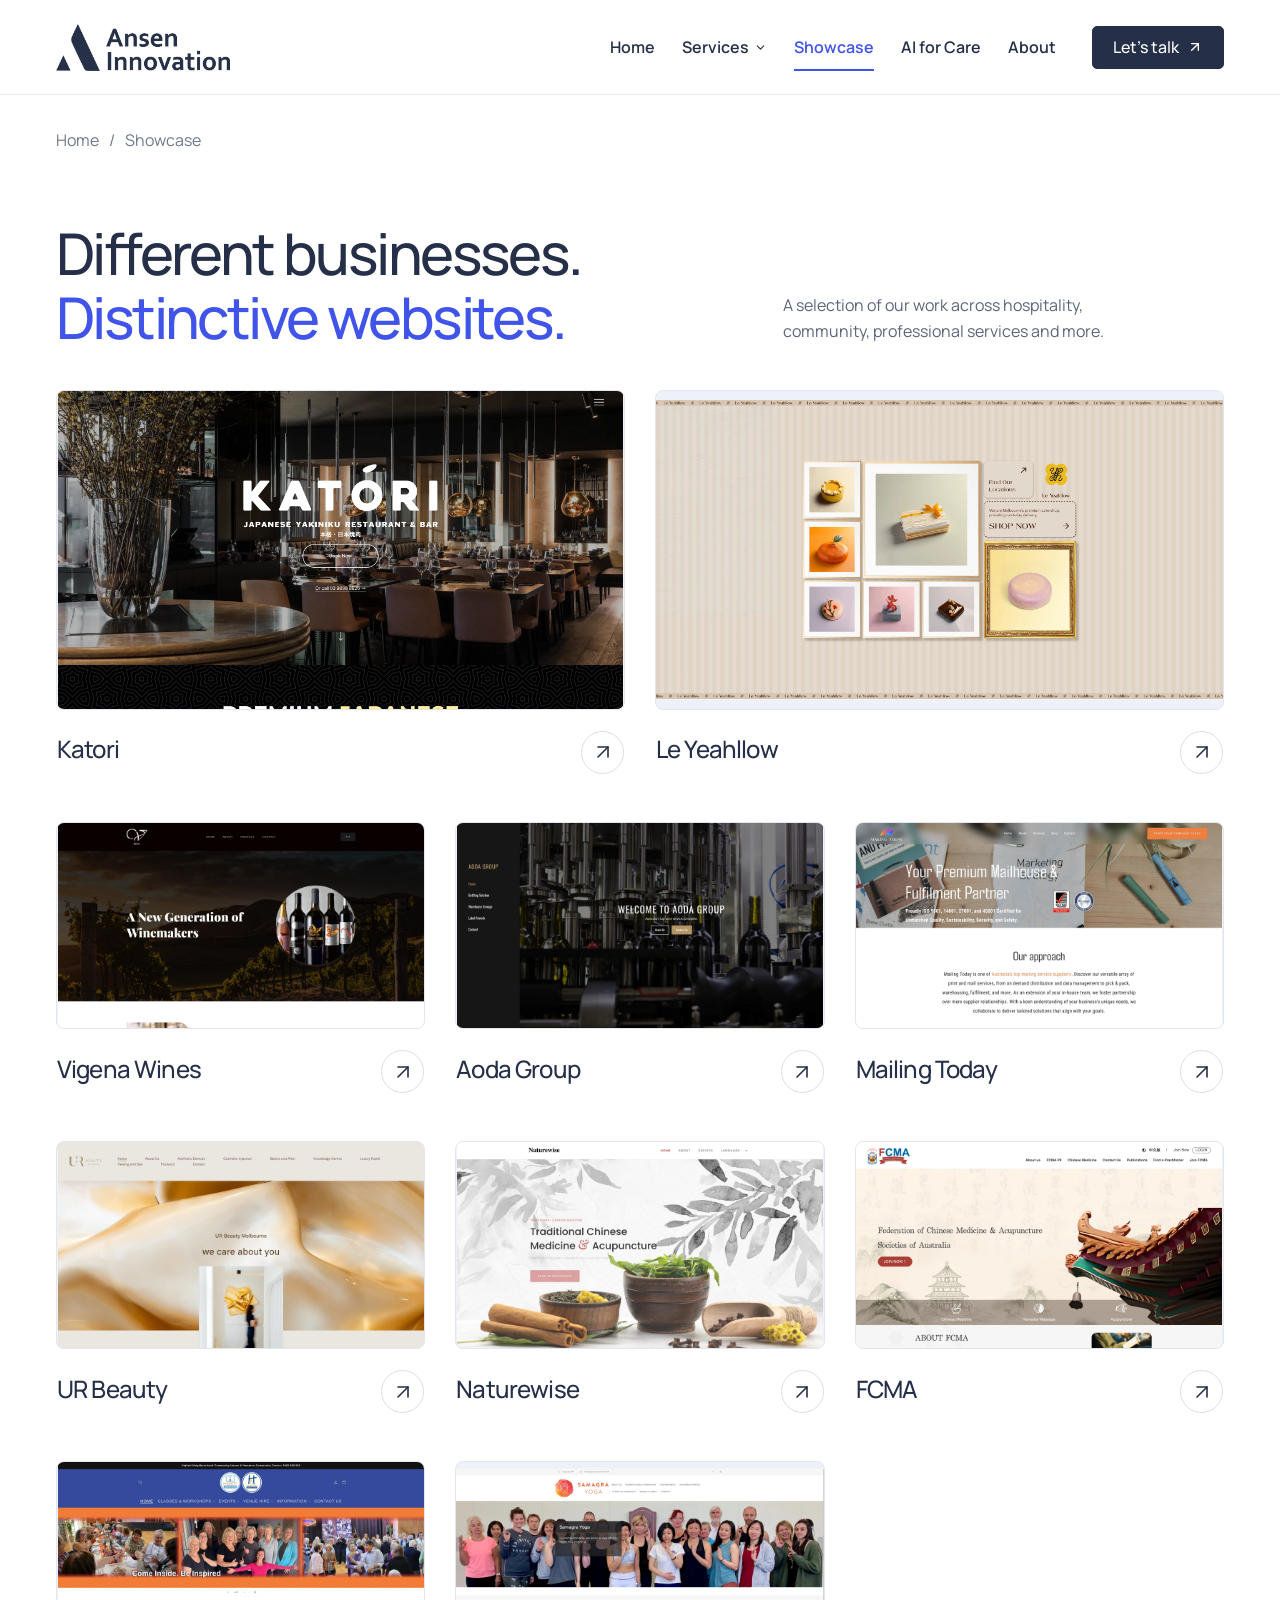
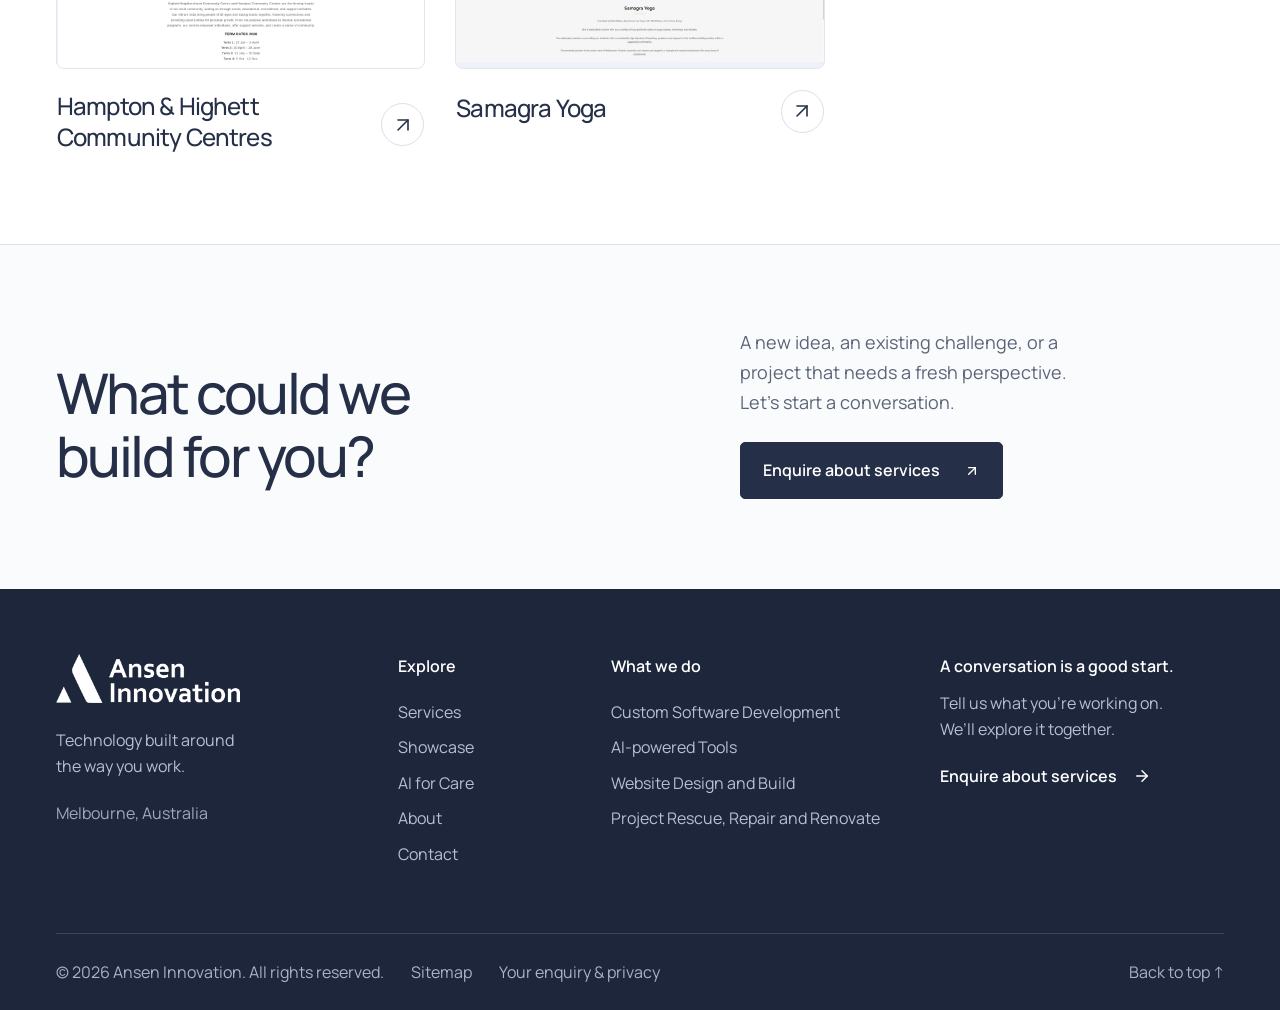
<file: showcase.html>
<!DOCTYPE html>
<html lang="en-AU"><head>
<meta charset="utf-8">
<meta name="viewport" content="width=device-width, initial-scale=1">
<title>Website Design Showcase | Ansen Innovation</title>
<meta name="description" content="Explore Ansen Innovation website projects, including Katori, Le Yeahllow and Hampton &amp; Highett Community Centres, across hospitality, community and more.">
<meta name="robots" content="index, follow, max-image-preview:large">
<link rel="canonical" href="https://anseninnov.com/showcase.html">
<meta property="og:title" content="Website Design Showcase | Ansen Innovation">
<meta property="og:description" content="Explore Ansen Innovation website projects, including Katori, Le Yeahllow and Hampton &amp; Highett Community Centres, across hospitality, community and more.">
<meta property="og:url" content="https://anseninnov.com/showcase.html">
<meta property="og:site_name" content="Ansen Innovation">
<meta property="og:type" content="website">
<meta property="og:locale" content="en_AU">
<meta property="og:image" content="https://anseninnov.com/images/ansen-logo.png">
<meta property="og:image:type" content="image/png">
<meta property="og:image:width" content="608">
<meta property="og:image:height" content="163">
<meta property="og:image:alt" content="Ansen Innovation logo">
<meta name="twitter:card" content="summary">
<meta name="twitter:title" content="Website Design Showcase | Ansen Innovation">
<meta name="twitter:description" content="Explore Ansen Innovation website projects, including Katori, Le Yeahllow and Hampton &amp; Highett Community Centres, across hospitality, community and more.">
<meta name="twitter:image" content="https://anseninnov.com/images/ansen-logo.png">
<meta name="twitter:image:alt" content="Ansen Innovation logo">
<link rel="icon" type="image/png" href="./favicon.png">
<link rel="stylesheet" href="./assets/site.css">
<script type="application/ld+json">{"@context":"https://schema.org","@graph":[{"@type":"Organization","@id":"https://anseninnov.com/#organisation","name":"Ansen Innovation","url":"https://anseninnov.com/","logo":{"@type":"ImageObject","url":"https://anseninnov.com/images/ansen-logo.png","width":608,"height":163}},{"@type":"WebSite","@id":"https://anseninnov.com/#website","name":"Ansen Innovation","url":"https://anseninnov.com/","publisher":{"@id":"https://anseninnov.com/#organisation"},"inLanguage":"en-AU"},{"@type":"CollectionPage","@id":"https://anseninnov.com/showcase.html#webpage","url":"https://anseninnov.com/showcase.html","name":"Website Design Showcase | Ansen Innovation","description":"Explore Ansen Innovation website projects, including Katori, Le Yeahllow and Hampton & Highett Community Centres, across hospitality, community and more.","inLanguage":"en-AU","isPartOf":{"@id":"https://anseninnov.com/#website"},"about":{"@id":"https://anseninnov.com/#organisation"},"dateModified":"2026-09-23","breadcrumb":{"@id":"https://anseninnov.com/showcase.html#breadcrumb"},"mainEntity":{"@id":"https://anseninnov.com/showcase.html#projects"}},{"@type":"BreadcrumbList","@id":"https://anseninnov.com/showcase.html#breadcrumb","itemListElement":[{"@type":"ListItem","position":1,"name":"Home","item":"https://anseninnov.com/"},{"@type":"ListItem","position":2,"name":"Showcase","item":"https://anseninnov.com/showcase.html"}]},{"@type":"ItemList","@id":"https://anseninnov.com/showcase.html#projects","name":"Website projects","itemListElement":[{"@type":"ListItem","position":1,"item":{"@type":"WebSite","name":"Katori","url":"https://www.katori.com.au/"}},{"@type":"ListItem","position":2,"item":{"@type":"WebSite","name":"Le Yeahllow","url":"https://www.leyeahllow.com.au/"}},{"@type":"ListItem","position":3,"item":{"@type":"WebSite","name":"Vigena Wines","url":"https://www.vigenawine.com/"}},{"@type":"ListItem","position":4,"item":{"@type":"WebSite","name":"Aoda Group","url":"https://aodagroup.com.au/"}},{"@type":"ListItem","position":5,"item":{"@type":"WebSite","name":"Mailing Today","url":"https://www.mailingtoday.com.au/"}},{"@type":"ListItem","position":6,"item":{"@type":"WebSite","name":"UR Beauty","url":"https://www.urbeauty.com.au/"}},{"@type":"ListItem","position":7,"item":{"@type":"WebSite","name":"Naturewise","url":"https://naturewisehealth.com.au/index.html"}},{"@type":"ListItem","position":8,"item":{"@type":"WebSite","name":"FCMA","url":"https://fcma.org.au/"}},{"@type":"ListItem","position":9,"item":{"@type":"WebSite","name":"Hampton & Highett Community Centres","url":"https://baysidecommunitycentres.org.au/"}},{"@type":"ListItem","position":10,"item":{"@type":"WebSite","name":"Samagra Yoga","url":"https://samagrayoga.com.au/"}}]}]}</script>
</head><body><a class="skip-link" href="#main">Skip to content</a><header class="site-header"><div class="header-inner"><a href="./" class="brand" aria-label="Ansen Innovation home"><img src="./images/ansen-logo.png" width="608" height="163" alt="Ansen Innovation"></a><button class="menu-toggle" aria-label="Open navigation" aria-expanded="false" aria-controls="main-navigation"><svg xmlns="http://www.w3.org/2000/svg" width="24" height="24" viewbox="0 0 24 24" fill="none" stroke="currentColor" stroke-width="2" stroke-linecap="round" stroke-linejoin="round" class="lucide lucide-menu" aria-hidden="true"><path d="M4 5h16"></path><path d="M4 12h16"></path><path d="M4 19h16"></path></svg></button><nav id="main-navigation" aria-label="Main navigation" class="navigation"><div class="nav-group"><a class="nav-link" href="./">Home</a></div><div class="nav-group has-submenu"><a class="nav-link" href="./services.html">Services<svg xmlns="http://www.w3.org/2000/svg" width="13" height="13" viewbox="0 0 24 24" fill="none" stroke="currentColor" stroke-width="2" stroke-linecap="round" stroke-linejoin="round" class="lucide lucide-chevron-down" aria-hidden="true"><path d="m6 9 6 6 6-6"></path></svg></a><div class="submenu"><a href="./custom-software-development.html">Custom Software Development<svg xmlns="http://www.w3.org/2000/svg" width="15" height="15" viewbox="0 0 24 24" fill="none" stroke="currentColor" stroke-width="2" stroke-linecap="round" stroke-linejoin="round" class="lucide lucide-arrow-up-right" aria-hidden="true"><path d="M7 7h10v10"></path><path d="M7 17 17 7"></path></svg></a><a href="./ai-powered-tools.html">AI-powered Tools<svg xmlns="http://www.w3.org/2000/svg" width="15" height="15" viewbox="0 0 24 24" fill="none" stroke="currentColor" stroke-width="2" stroke-linecap="round" stroke-linejoin="round" class="lucide lucide-arrow-up-right" aria-hidden="true"><path d="M7 7h10v10"></path><path d="M7 17 17 7"></path></svg></a><a href="./website-design-and-build.html">Website Design and Build<svg xmlns="http://www.w3.org/2000/svg" width="15" height="15" viewbox="0 0 24 24" fill="none" stroke="currentColor" stroke-width="2" stroke-linecap="round" stroke-linejoin="round" class="lucide lucide-arrow-up-right" aria-hidden="true"><path d="M7 7h10v10"></path><path d="M7 17 17 7"></path></svg></a><a href="./project-rescue-repair-and-renovate.html">Project Rescue, Repair and Renovate<svg xmlns="http://www.w3.org/2000/svg" width="15" height="15" viewbox="0 0 24 24" fill="none" stroke="currentColor" stroke-width="2" stroke-linecap="round" stroke-linejoin="round" class="lucide lucide-arrow-up-right" aria-hidden="true"><path d="M7 7h10v10"></path><path d="M7 17 17 7"></path></svg></a></div></div><div class="nav-group"><a class="nav-link active" href="./showcase.html" aria-current="page">Showcase</a></div><div class="nav-group"><a class="nav-link" href="./collaboration.html">AI for Care</a></div><div class="nav-group"><a class="nav-link" href="./about.html">About</a></div></nav><a href="./contact.html" data-slot="button" data-variant="default" data-size="default" class="inline-flex shrink-0 items-center justify-center gap-2 rounded-md text-sm font-medium whitespace-nowrap transition-all outline-none focus-visible:border-ring focus-visible:ring-[3px] focus-visible:ring-ring/50 disabled:pointer-events-none disabled:opacity-50 aria-invalid:border-destructive aria-invalid:ring-destructive/20 dark:aria-invalid:ring-destructive/40 [&amp;_svg]:pointer-events-none [&amp;_svg]:shrink-0 [&amp;_svg:not([class*='size-'])]:size-4 bg-primary text-primary-foreground hover:bg-primary/90 h-9 px-4 py-2 has-[&gt;svg]:px-3 header-cta">Let’s talk <svg xmlns="http://www.w3.org/2000/svg" width="17" height="17" viewbox="0 0 24 24" fill="none" stroke="currentColor" stroke-width="2" stroke-linecap="round" stroke-linejoin="round" class="lucide lucide-arrow-up-right" aria-hidden="true"><path d="M7 7h10v10"></path><path d="M7 17 17 7"></path></svg></a></div></header><main id="main"><section class="page-hero wrap portfolio-hero" id="top"><nav class="breadcrumb" aria-label="Breadcrumb"><a href="./">Home</a><span>/</span><span aria-current="page">Showcase</span></nav><div class="portfolio-heading"><h1>Different businesses.<br><em>Distinctive websites.</em></h1><p>A selection of our work across hospitality, community, professional services and more.</p></div></section><section class="wrap portfolio-collection-body" aria-label="Website portfolio"><div class="portfolio-grid"><article class="portfolio-project" id="katori"><a class="portfolio-link" href="https://www.katori.com.au/" target="_blank" rel="noopener noreferrer" aria-label="Visit Katori website (opens in a new tab)"><div class="portfolio-preview"><img src="./images/showcase/katori.webp" alt="Katori website homepage" width="2048" height="1152" loading="eager" decoding="async"><span class="portfolio-visit" aria-hidden="true">Visit website <svg xmlns="http://www.w3.org/2000/svg" width="17" height="17" viewbox="0 0 24 24" fill="none" stroke="currentColor" stroke-width="2" stroke-linecap="round" stroke-linejoin="round" class="lucide lucide-arrow-up-right" aria-hidden="true"><path d="M7 7h10v10"></path><path d="M7 17 17 7"></path></svg></span></div><div class="portfolio-caption"><div><h2>Katori</h2></div><span class="portfolio-arrow" aria-hidden="true"><svg xmlns="http://www.w3.org/2000/svg" width="24" height="24" viewbox="0 0 24 24" fill="none" stroke="currentColor" stroke-width="1.6" stroke-linecap="round" stroke-linejoin="round" class="lucide lucide-arrow-up-right" aria-hidden="true"><path d="M7 7h10v10"></path><path d="M7 17 17 7"></path></svg></span></div></a></article><article class="portfolio-project" id="le-yeahllow"><a class="portfolio-link" href="https://www.leyeahllow.com.au/" target="_blank" rel="noopener noreferrer" aria-label="Visit Le Yeahllow website (opens in a new tab)"><div class="portfolio-preview"><img src="./images/showcase/le-yeahllow.webp" alt="Le Yeahllow website homepage" width="2048" height="1079" loading="eager" decoding="async"><span class="portfolio-visit" aria-hidden="true">Visit website <svg xmlns="http://www.w3.org/2000/svg" width="17" height="17" viewbox="0 0 24 24" fill="none" stroke="currentColor" stroke-width="2" stroke-linecap="round" stroke-linejoin="round" class="lucide lucide-arrow-up-right" aria-hidden="true"><path d="M7 7h10v10"></path><path d="M7 17 17 7"></path></svg></span></div><div class="portfolio-caption"><div><h2>Le Yeahllow</h2></div><span class="portfolio-arrow" aria-hidden="true"><svg xmlns="http://www.w3.org/2000/svg" width="24" height="24" viewbox="0 0 24 24" fill="none" stroke="currentColor" stroke-width="1.6" stroke-linecap="round" stroke-linejoin="round" class="lucide lucide-arrow-up-right" aria-hidden="true"><path d="M7 7h10v10"></path><path d="M7 17 17 7"></path></svg></span></div></a></article><article class="portfolio-project" id="vigena-wine"><a class="portfolio-link" href="https://www.vigenawine.com/" target="_blank" rel="noopener noreferrer" aria-label="Visit Vigena Wines website (opens in a new tab)"><div class="portfolio-preview"><img src="./images/showcase/vigena-wine.webp" alt="Vigena Wines website homepage" width="2048" height="1152" loading="lazy" decoding="async"><span class="portfolio-visit" aria-hidden="true">Visit website <svg xmlns="http://www.w3.org/2000/svg" width="17" height="17" viewbox="0 0 24 24" fill="none" stroke="currentColor" stroke-width="2" stroke-linecap="round" stroke-linejoin="round" class="lucide lucide-arrow-up-right" aria-hidden="true"><path d="M7 7h10v10"></path><path d="M7 17 17 7"></path></svg></span></div><div class="portfolio-caption"><div><h2>Vigena Wines</h2></div><span class="portfolio-arrow" aria-hidden="true"><svg xmlns="http://www.w3.org/2000/svg" width="24" height="24" viewbox="0 0 24 24" fill="none" stroke="currentColor" stroke-width="1.6" stroke-linecap="round" stroke-linejoin="round" class="lucide lucide-arrow-up-right" aria-hidden="true"><path d="M7 7h10v10"></path><path d="M7 17 17 7"></path></svg></span></div></a></article><article class="portfolio-project" id="aoda-group"><a class="portfolio-link" href="https://aodagroup.com.au/" target="_blank" rel="noopener noreferrer" aria-label="Visit Aoda Group website (opens in a new tab)"><div class="portfolio-preview"><img src="./images/showcase/aoda-group.webp" alt="Aoda Group website homepage" width="2048" height="1152" loading="lazy" decoding="async"><span class="portfolio-visit" aria-hidden="true">Visit website <svg xmlns="http://www.w3.org/2000/svg" width="17" height="17" viewbox="0 0 24 24" fill="none" stroke="currentColor" stroke-width="2" stroke-linecap="round" stroke-linejoin="round" class="lucide lucide-arrow-up-right" aria-hidden="true"><path d="M7 7h10v10"></path><path d="M7 17 17 7"></path></svg></span></div><div class="portfolio-caption"><div><h2>Aoda Group</h2></div><span class="portfolio-arrow" aria-hidden="true"><svg xmlns="http://www.w3.org/2000/svg" width="24" height="24" viewbox="0 0 24 24" fill="none" stroke="currentColor" stroke-width="1.6" stroke-linecap="round" stroke-linejoin="round" class="lucide lucide-arrow-up-right" aria-hidden="true"><path d="M7 7h10v10"></path><path d="M7 17 17 7"></path></svg></span></div></a></article><article class="portfolio-project" id="mailing-today"><a class="portfolio-link" href="https://www.mailingtoday.com.au/" target="_blank" rel="noopener noreferrer" aria-label="Visit Mailing Today website (opens in a new tab)"><div class="portfolio-preview"><img src="./images/showcase/mailing-today.webp" alt="Mailing Today website homepage" width="2048" height="1152" loading="lazy" decoding="async"><span class="portfolio-visit" aria-hidden="true">Visit website <svg xmlns="http://www.w3.org/2000/svg" width="17" height="17" viewbox="0 0 24 24" fill="none" stroke="currentColor" stroke-width="2" stroke-linecap="round" stroke-linejoin="round" class="lucide lucide-arrow-up-right" aria-hidden="true"><path d="M7 7h10v10"></path><path d="M7 17 17 7"></path></svg></span></div><div class="portfolio-caption"><div><h2>Mailing Today</h2></div><span class="portfolio-arrow" aria-hidden="true"><svg xmlns="http://www.w3.org/2000/svg" width="24" height="24" viewbox="0 0 24 24" fill="none" stroke="currentColor" stroke-width="1.6" stroke-linecap="round" stroke-linejoin="round" class="lucide lucide-arrow-up-right" aria-hidden="true"><path d="M7 7h10v10"></path><path d="M7 17 17 7"></path></svg></span></div></a></article><article class="portfolio-project" id="ur-beauty"><a class="portfolio-link" href="https://www.urbeauty.com.au/" target="_blank" rel="noopener noreferrer" aria-label="Visit UR Beauty website (opens in a new tab)"><div class="portfolio-preview"><img src="./images/showcase/ur-beauty.webp" alt="UR Beauty website homepage" width="2048" height="1152" loading="lazy" decoding="async"><span class="portfolio-visit" aria-hidden="true">Visit website <svg xmlns="http://www.w3.org/2000/svg" width="17" height="17" viewbox="0 0 24 24" fill="none" stroke="currentColor" stroke-width="2" stroke-linecap="round" stroke-linejoin="round" class="lucide lucide-arrow-up-right" aria-hidden="true"><path d="M7 7h10v10"></path><path d="M7 17 17 7"></path></svg></span></div><div class="portfolio-caption"><div><h2>UR Beauty</h2></div><span class="portfolio-arrow" aria-hidden="true"><svg xmlns="http://www.w3.org/2000/svg" width="24" height="24" viewbox="0 0 24 24" fill="none" stroke="currentColor" stroke-width="1.6" stroke-linecap="round" stroke-linejoin="round" class="lucide lucide-arrow-up-right" aria-hidden="true"><path d="M7 7h10v10"></path><path d="M7 17 17 7"></path></svg></span></div></a></article><article class="portfolio-project" id="naturewise"><a class="portfolio-link" href="https://naturewisehealth.com.au/index.html" target="_blank" rel="noopener noreferrer" aria-label="Visit Naturewise website (opens in a new tab)"><div class="portfolio-preview"><img src="./images/showcase/naturewise.webp" alt="Naturewise website homepage" width="2048" height="1152" loading="lazy" decoding="async"><span class="portfolio-visit" aria-hidden="true">Visit website <svg xmlns="http://www.w3.org/2000/svg" width="17" height="17" viewbox="0 0 24 24" fill="none" stroke="currentColor" stroke-width="2" stroke-linecap="round" stroke-linejoin="round" class="lucide lucide-arrow-up-right" aria-hidden="true"><path d="M7 7h10v10"></path><path d="M7 17 17 7"></path></svg></span></div><div class="portfolio-caption"><div><h2>Naturewise</h2></div><span class="portfolio-arrow" aria-hidden="true"><svg xmlns="http://www.w3.org/2000/svg" width="24" height="24" viewbox="0 0 24 24" fill="none" stroke="currentColor" stroke-width="1.6" stroke-linecap="round" stroke-linejoin="round" class="lucide lucide-arrow-up-right" aria-hidden="true"><path d="M7 7h10v10"></path><path d="M7 17 17 7"></path></svg></span></div></a></article><article class="portfolio-project" id="fcma"><a class="portfolio-link" href="https://fcma.org.au/" target="_blank" rel="noopener noreferrer" aria-label="Visit FCMA website (opens in a new tab)"><div class="portfolio-preview"><img src="./images/showcase/fcma.webp" alt="FCMA website homepage" width="2048" height="1152" loading="lazy" decoding="async"><span class="portfolio-visit" aria-hidden="true">Visit website <svg xmlns="http://www.w3.org/2000/svg" width="17" height="17" viewbox="0 0 24 24" fill="none" stroke="currentColor" stroke-width="2" stroke-linecap="round" stroke-linejoin="round" class="lucide lucide-arrow-up-right" aria-hidden="true"><path d="M7 7h10v10"></path><path d="M7 17 17 7"></path></svg></span></div><div class="portfolio-caption"><div><h2>FCMA</h2></div><span class="portfolio-arrow" aria-hidden="true"><svg xmlns="http://www.w3.org/2000/svg" width="24" height="24" viewbox="0 0 24 24" fill="none" stroke="currentColor" stroke-width="1.6" stroke-linecap="round" stroke-linejoin="round" class="lucide lucide-arrow-up-right" aria-hidden="true"><path d="M7 7h10v10"></path><path d="M7 17 17 7"></path></svg></span></div></a></article><article class="portfolio-project" id="bayside"><a class="portfolio-link" href="https://baysidecommunitycentres.org.au/" target="_blank" rel="noopener noreferrer" aria-label="Visit Hampton &amp; Highett Community Centres website (opens in a new tab)"><div class="portfolio-preview"><img src="./images/showcase/bayside.webp" alt="Hampton &amp; Highett Community Centres website homepage" width="2048" height="1152" loading="lazy" decoding="async"><span class="portfolio-visit" aria-hidden="true">Visit website <svg xmlns="http://www.w3.org/2000/svg" width="17" height="17" viewbox="0 0 24 24" fill="none" stroke="currentColor" stroke-width="2" stroke-linecap="round" stroke-linejoin="round" class="lucide lucide-arrow-up-right" aria-hidden="true"><path d="M7 7h10v10"></path><path d="M7 17 17 7"></path></svg></span></div><div class="portfolio-caption"><div><h2>Hampton &amp; Highett Community Centres</h2></div><span class="portfolio-arrow" aria-hidden="true"><svg xmlns="http://www.w3.org/2000/svg" width="24" height="24" viewbox="0 0 24 24" fill="none" stroke="currentColor" stroke-width="1.6" stroke-linecap="round" stroke-linejoin="round" class="lucide lucide-arrow-up-right" aria-hidden="true"><path d="M7 7h10v10"></path><path d="M7 17 17 7"></path></svg></span></div></a></article><article class="portfolio-project" id="samagra-yoga"><a class="portfolio-link" href="https://samagrayoga.com.au/" target="_blank" rel="noopener noreferrer" aria-label="Visit Samagra Yoga website (opens in a new tab)"><div class="portfolio-preview"><img src="./images/showcase/samagra-yoga.webp" alt="Samagra Yoga website homepage" width="2048" height="1085" loading="lazy" decoding="async"><span class="portfolio-visit" aria-hidden="true">Visit website <svg xmlns="http://www.w3.org/2000/svg" width="17" height="17" viewbox="0 0 24 24" fill="none" stroke="currentColor" stroke-width="2" stroke-linecap="round" stroke-linejoin="round" class="lucide lucide-arrow-up-right" aria-hidden="true"><path d="M7 7h10v10"></path><path d="M7 17 17 7"></path></svg></span></div><div class="portfolio-caption"><div><h2>Samagra Yoga</h2></div><span class="portfolio-arrow" aria-hidden="true"><svg xmlns="http://www.w3.org/2000/svg" width="24" height="24" viewbox="0 0 24 24" fill="none" stroke="currentColor" stroke-width="1.6" stroke-linecap="round" stroke-linejoin="round" class="lucide lucide-arrow-up-right" aria-hidden="true"><path d="M7 7h10v10"></path><path d="M7 17 17 7"></path></svg></span></div></a></article></div></section><section class="closing"><div class="wrap closing-inner"><div><h2>What could we<br>build for you?</h2></div><div><p>A new idea, an existing challenge, or a project that needs a fresh perspective. Let’s start a conversation.</p><a href="./contact.html" data-slot="button" data-variant="default" data-size="default" class="inline-flex shrink-0 items-center justify-center gap-2 rounded-md text-sm font-medium whitespace-nowrap transition-all outline-none focus-visible:border-ring focus-visible:ring-[3px] focus-visible:ring-ring/50 disabled:pointer-events-none disabled:opacity-50 aria-invalid:border-destructive aria-invalid:ring-destructive/20 dark:aria-invalid:ring-destructive/40 [&amp;_svg]:pointer-events-none [&amp;_svg]:shrink-0 [&amp;_svg:not([class*='size-'])]:size-4 bg-primary text-primary-foreground hover:bg-primary/90 h-9 px-4 py-2 has-[&gt;svg]:px-3 action-button">Enquire about services<svg xmlns="http://www.w3.org/2000/svg" width="18" height="18" viewbox="0 0 24 24" fill="none" stroke="currentColor" stroke-width="2" stroke-linecap="round" stroke-linejoin="round" class="lucide lucide-arrow-up-right" aria-hidden="true"><path d="M7 7h10v10"></path><path d="M7 17 17 7"></path></svg></a></div></div></section></main><footer class="site-footer"><div class="wrap footer-main"><div><a class="brand footer-brand" href="./"><img src="./images/ansen-logo.png" width="608" height="163" alt="Ansen Innovation"></a><p>Technology built around<br>the way you work.</p><span class="footer-location">Melbourne, Australia</span></div><div class="footer-column"><h2>Explore</h2><a href="./services.html">Services</a><a href="./showcase.html">Showcase</a><a href="./collaboration.html">AI for Care</a><a href="./about.html">About</a><a href="./contact.html">Contact</a></div><div class="footer-column"><h2>What we do</h2><a href="./custom-software-development.html">Custom Software Development</a><a href="./ai-powered-tools.html">AI-powered Tools</a><a href="./website-design-and-build.html">Website Design and Build</a><a href="./project-rescue-repair-and-renovate.html">Project Rescue, Repair and Renovate</a></div><div class="footer-note"><h2>A conversation is a good start.</h2><p>Tell us what you’re working on.<br>We’ll explore it together.</p><a href="./contact.html" class="text-link light">Enquire about services <svg xmlns="http://www.w3.org/2000/svg" width="18" height="18" viewbox="0 0 24 24" fill="none" stroke="currentColor" stroke-width="2" stroke-linecap="round" stroke-linejoin="round" class="lucide lucide-arrow-right" aria-hidden="true"><path d="M5 12h14"></path><path d="m12 5 7 7-7 7"></path></svg></a></div></div><div class="wrap footer-bottom"><span>© 2026 Ansen Innovation. All rights reserved.</span><a href="./sitemap.html">Sitemap</a><a href="./contact.html#privacy">Your enquiry &amp; privacy</a><a class="back-top" href="#top">Back to top ↑</a></div></footer><div hidden=""><template id="B:0"></template></div><div hidden id="S:0"><div hidden=""></div></div><script src="./assets/site.js" defer></script></body></html>
</file>
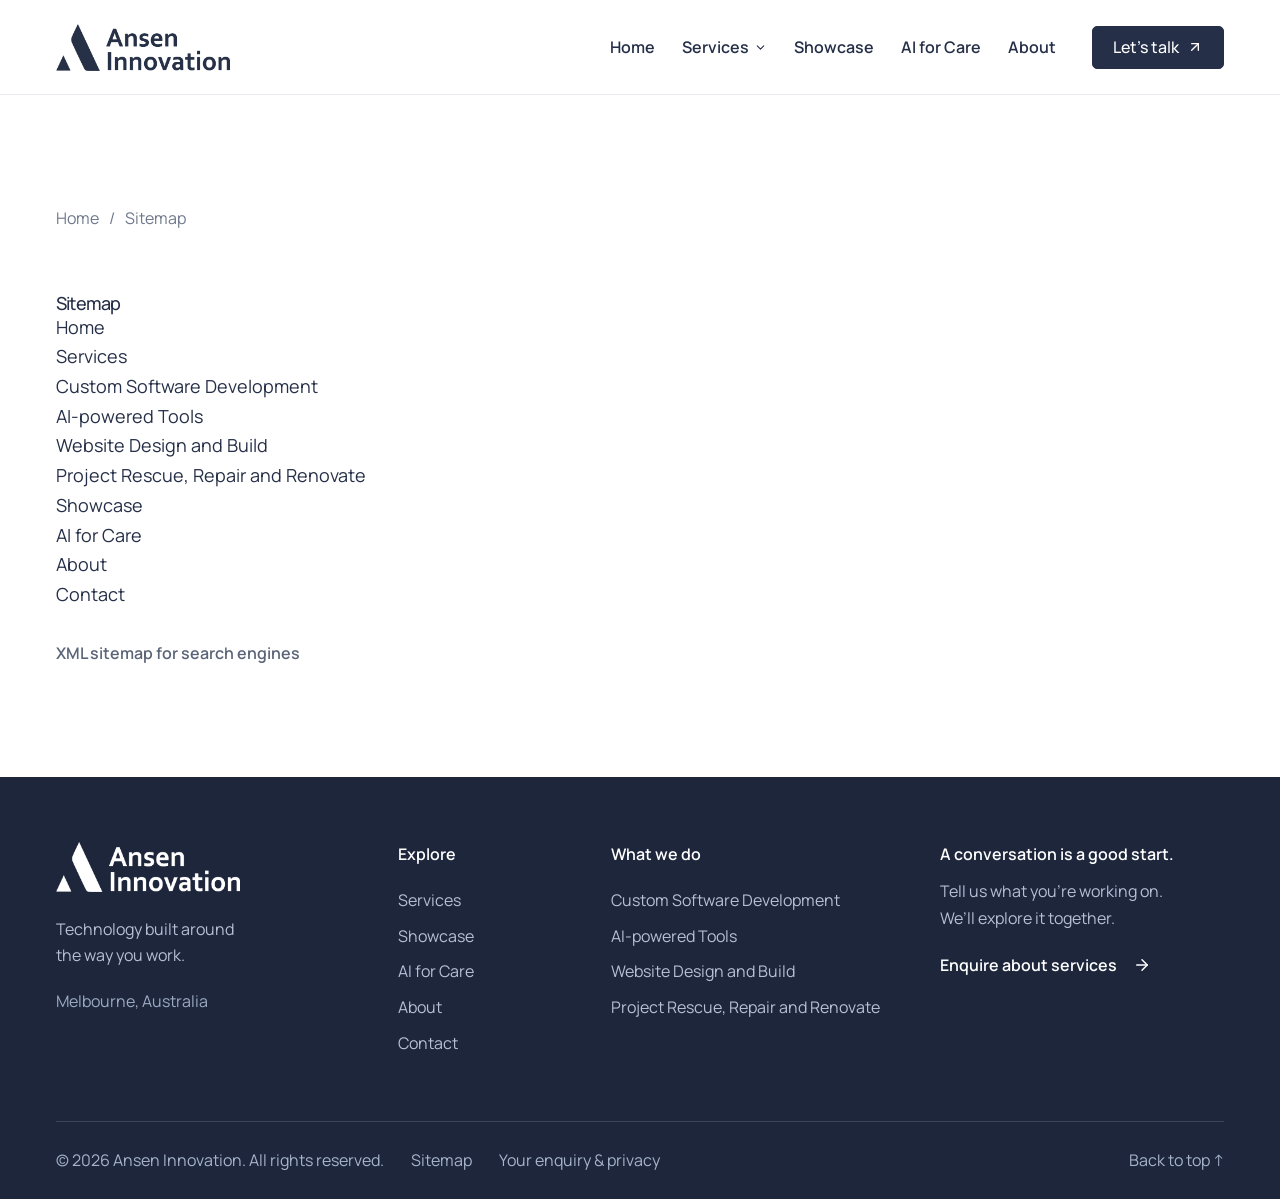
<file: sitemap.html>
<!DOCTYPE html>
<html lang="en-AU"><head>
<meta charset="utf-8">
<meta name="viewport" content="width=device-width, initial-scale=1">
<title>Sitemap | Ansen Innovation</title>
<meta name="description" content="Find Ansen Innovation’s software, website and AI services, website showcase, AI for Care, company information and contact page.">
<meta name="robots" content="index, follow, max-image-preview:large">
<link rel="canonical" href="https://anseninnov.com/sitemap.html">
<meta property="og:title" content="Sitemap | Ansen Innovation">
<meta property="og:description" content="Find Ansen Innovation’s software, website and AI services, website showcase, AI for Care, company information and contact page.">
<meta property="og:url" content="https://anseninnov.com/sitemap.html">
<meta property="og:site_name" content="Ansen Innovation">
<meta property="og:type" content="website">
<meta property="og:locale" content="en_AU">
<meta property="og:image" content="https://anseninnov.com/images/ansen-logo.png">
<meta property="og:image:type" content="image/png">
<meta property="og:image:width" content="608">
<meta property="og:image:height" content="163">
<meta property="og:image:alt" content="Ansen Innovation logo">
<meta name="twitter:card" content="summary">
<meta name="twitter:title" content="Sitemap | Ansen Innovation">
<meta name="twitter:description" content="Find Ansen Innovation’s software, website and AI services, website showcase, AI for Care, company information and contact page.">
<meta name="twitter:image" content="https://anseninnov.com/images/ansen-logo.png">
<meta name="twitter:image:alt" content="Ansen Innovation logo">
<link rel="icon" type="image/png" href="./favicon.png">
<link rel="stylesheet" href="./assets/site.css">
<script type="application/ld+json">{"@context":"https://schema.org","@graph":[{"@type":"Organization","@id":"https://anseninnov.com/#organisation","name":"Ansen Innovation","url":"https://anseninnov.com/","logo":{"@type":"ImageObject","url":"https://anseninnov.com/images/ansen-logo.png","width":608,"height":163}},{"@type":"WebSite","@id":"https://anseninnov.com/#website","name":"Ansen Innovation","url":"https://anseninnov.com/","publisher":{"@id":"https://anseninnov.com/#organisation"},"inLanguage":"en-AU"},{"@type":"CollectionPage","@id":"https://anseninnov.com/sitemap.html#webpage","url":"https://anseninnov.com/sitemap.html","name":"Sitemap | Ansen Innovation","description":"Find Ansen Innovation’s software, website and AI services, website showcase, AI for Care, company information and contact page.","inLanguage":"en-AU","isPartOf":{"@id":"https://anseninnov.com/#website"},"about":{"@id":"https://anseninnov.com/#organisation"},"dateModified":"2026-09-23","breadcrumb":{"@id":"https://anseninnov.com/sitemap.html#breadcrumb"}},{"@type":"BreadcrumbList","@id":"https://anseninnov.com/sitemap.html#breadcrumb","itemListElement":[{"@type":"ListItem","position":1,"name":"Home","item":"https://anseninnov.com/"},{"@type":"ListItem","position":2,"name":"Sitemap","item":"https://anseninnov.com/sitemap.html"}]}]}</script>
</head><body><a class="skip-link" href="#main">Skip to content</a><header class="site-header"><div class="header-inner"><a href="./" class="brand" aria-label="Ansen Innovation home"><img src="./images/ansen-logo.png" width="608" height="163" alt="Ansen Innovation"></a><button class="menu-toggle" aria-label="Open navigation" aria-expanded="false" aria-controls="main-navigation"><svg xmlns="http://www.w3.org/2000/svg" width="24" height="24" viewbox="0 0 24 24" fill="none" stroke="currentColor" stroke-width="2" stroke-linecap="round" stroke-linejoin="round" class="lucide lucide-menu" aria-hidden="true"><path d="M4 5h16"></path><path d="M4 12h16"></path><path d="M4 19h16"></path></svg></button><nav id="main-navigation" aria-label="Main navigation" class="navigation"><div class="nav-group"><a class="nav-link" href="./">Home</a></div><div class="nav-group has-submenu"><a class="nav-link" href="./services.html">Services<svg xmlns="http://www.w3.org/2000/svg" width="13" height="13" viewbox="0 0 24 24" fill="none" stroke="currentColor" stroke-width="2" stroke-linecap="round" stroke-linejoin="round" class="lucide lucide-chevron-down" aria-hidden="true"><path d="m6 9 6 6 6-6"></path></svg></a><div class="submenu"><a href="./custom-software-development.html">Custom Software Development<svg xmlns="http://www.w3.org/2000/svg" width="15" height="15" viewbox="0 0 24 24" fill="none" stroke="currentColor" stroke-width="2" stroke-linecap="round" stroke-linejoin="round" class="lucide lucide-arrow-up-right" aria-hidden="true"><path d="M7 7h10v10"></path><path d="M7 17 17 7"></path></svg></a><a href="./ai-powered-tools.html">AI-powered Tools<svg xmlns="http://www.w3.org/2000/svg" width="15" height="15" viewbox="0 0 24 24" fill="none" stroke="currentColor" stroke-width="2" stroke-linecap="round" stroke-linejoin="round" class="lucide lucide-arrow-up-right" aria-hidden="true"><path d="M7 7h10v10"></path><path d="M7 17 17 7"></path></svg></a><a href="./website-design-and-build.html">Website Design and Build<svg xmlns="http://www.w3.org/2000/svg" width="15" height="15" viewbox="0 0 24 24" fill="none" stroke="currentColor" stroke-width="2" stroke-linecap="round" stroke-linejoin="round" class="lucide lucide-arrow-up-right" aria-hidden="true"><path d="M7 7h10v10"></path><path d="M7 17 17 7"></path></svg></a><a href="./project-rescue-repair-and-renovate.html">Project Rescue, Repair and Renovate<svg xmlns="http://www.w3.org/2000/svg" width="15" height="15" viewbox="0 0 24 24" fill="none" stroke="currentColor" stroke-width="2" stroke-linecap="round" stroke-linejoin="round" class="lucide lucide-arrow-up-right" aria-hidden="true"><path d="M7 7h10v10"></path><path d="M7 17 17 7"></path></svg></a></div></div><div class="nav-group"><a class="nav-link" href="./showcase.html">Showcase</a></div><div class="nav-group"><a class="nav-link" href="./collaboration.html">AI for Care</a></div><div class="nav-group"><a class="nav-link" href="./about.html">About</a></div></nav><a href="./contact.html" data-slot="button" data-variant="default" data-size="default" class="inline-flex shrink-0 items-center justify-center gap-2 rounded-md text-sm font-medium whitespace-nowrap transition-all outline-none focus-visible:border-ring focus-visible:ring-[3px] focus-visible:ring-ring/50 disabled:pointer-events-none disabled:opacity-50 aria-invalid:border-destructive aria-invalid:ring-destructive/20 dark:aria-invalid:ring-destructive/40 [&amp;_svg]:pointer-events-none [&amp;_svg]:shrink-0 [&amp;_svg:not([class*='size-'])]:size-4 bg-primary text-primary-foreground hover:bg-primary/90 h-9 px-4 py-2 has-[&gt;svg]:px-3 header-cta">Let’s talk <svg xmlns="http://www.w3.org/2000/svg" width="17" height="17" viewbox="0 0 24 24" fill="none" stroke="currentColor" stroke-width="2" stroke-linecap="round" stroke-linejoin="round" class="lucide lucide-arrow-up-right" aria-hidden="true"><path d="M7 7h10v10"></path><path d="M7 17 17 7"></path></svg></a></div></header><main id="main"><section class="section wrap" id="top"><nav class="breadcrumb" aria-label="Breadcrumb"><a href="./">Home</a><span>/</span><span aria-current="page">Sitemap</span></nav><h1>Sitemap</h1><ul><li><a href="./">Home</a></li><li><a href="./services.html">Services</a><ul><li><a href="./custom-software-development.html">Custom Software Development</a></li><li><a href="./ai-powered-tools.html">AI-powered Tools</a></li><li><a href="./website-design-and-build.html">Website Design and Build</a></li><li><a href="./project-rescue-repair-and-renovate.html">Project Rescue, Repair and Renovate</a></li></ul></li><li><a href="./showcase.html">Showcase</a></li><li><a href="./collaboration.html">AI for Care</a></li><li><a href="./about.html">About</a></li><li><a href="./contact.html">Contact</a></li></ul><p class="xml-sitemap-link"><a class="text-link" href="./sitemap.xml">XML sitemap for search engines</a></p></section></main><footer class="site-footer"><div class="wrap footer-main"><div><a class="brand footer-brand" href="./"><img src="./images/ansen-logo.png" width="608" height="163" alt="Ansen Innovation"></a><p>Technology built around<br>the way you work.</p><span class="footer-location">Melbourne, Australia</span></div><div class="footer-column"><h2>Explore</h2><a href="./services.html">Services</a><a href="./showcase.html">Showcase</a><a href="./collaboration.html">AI for Care</a><a href="./about.html">About</a><a href="./contact.html">Contact</a></div><div class="footer-column"><h2>What we do</h2><a href="./custom-software-development.html">Custom Software Development</a><a href="./ai-powered-tools.html">AI-powered Tools</a><a href="./website-design-and-build.html">Website Design and Build</a><a href="./project-rescue-repair-and-renovate.html">Project Rescue, Repair and Renovate</a></div><div class="footer-note"><h2>A conversation is a good start.</h2><p>Tell us what you’re working on.<br>We’ll explore it together.</p><a href="./contact.html" class="text-link light">Enquire about services <svg xmlns="http://www.w3.org/2000/svg" width="18" height="18" viewbox="0 0 24 24" fill="none" stroke="currentColor" stroke-width="2" stroke-linecap="round" stroke-linejoin="round" class="lucide lucide-arrow-right" aria-hidden="true"><path d="M5 12h14"></path><path d="m12 5 7 7-7 7"></path></svg></a></div></div><div class="wrap footer-bottom"><span>© 2026 Ansen Innovation. All rights reserved.</span><a href="./sitemap.html">Sitemap</a><a href="./contact.html#privacy">Your enquiry &amp; privacy</a><a class="back-top" href="#top">Back to top ↑</a></div></footer><div hidden=""><div hidden=""></div></div><script src="./assets/site.js" defer></script></body></html>
</file>
